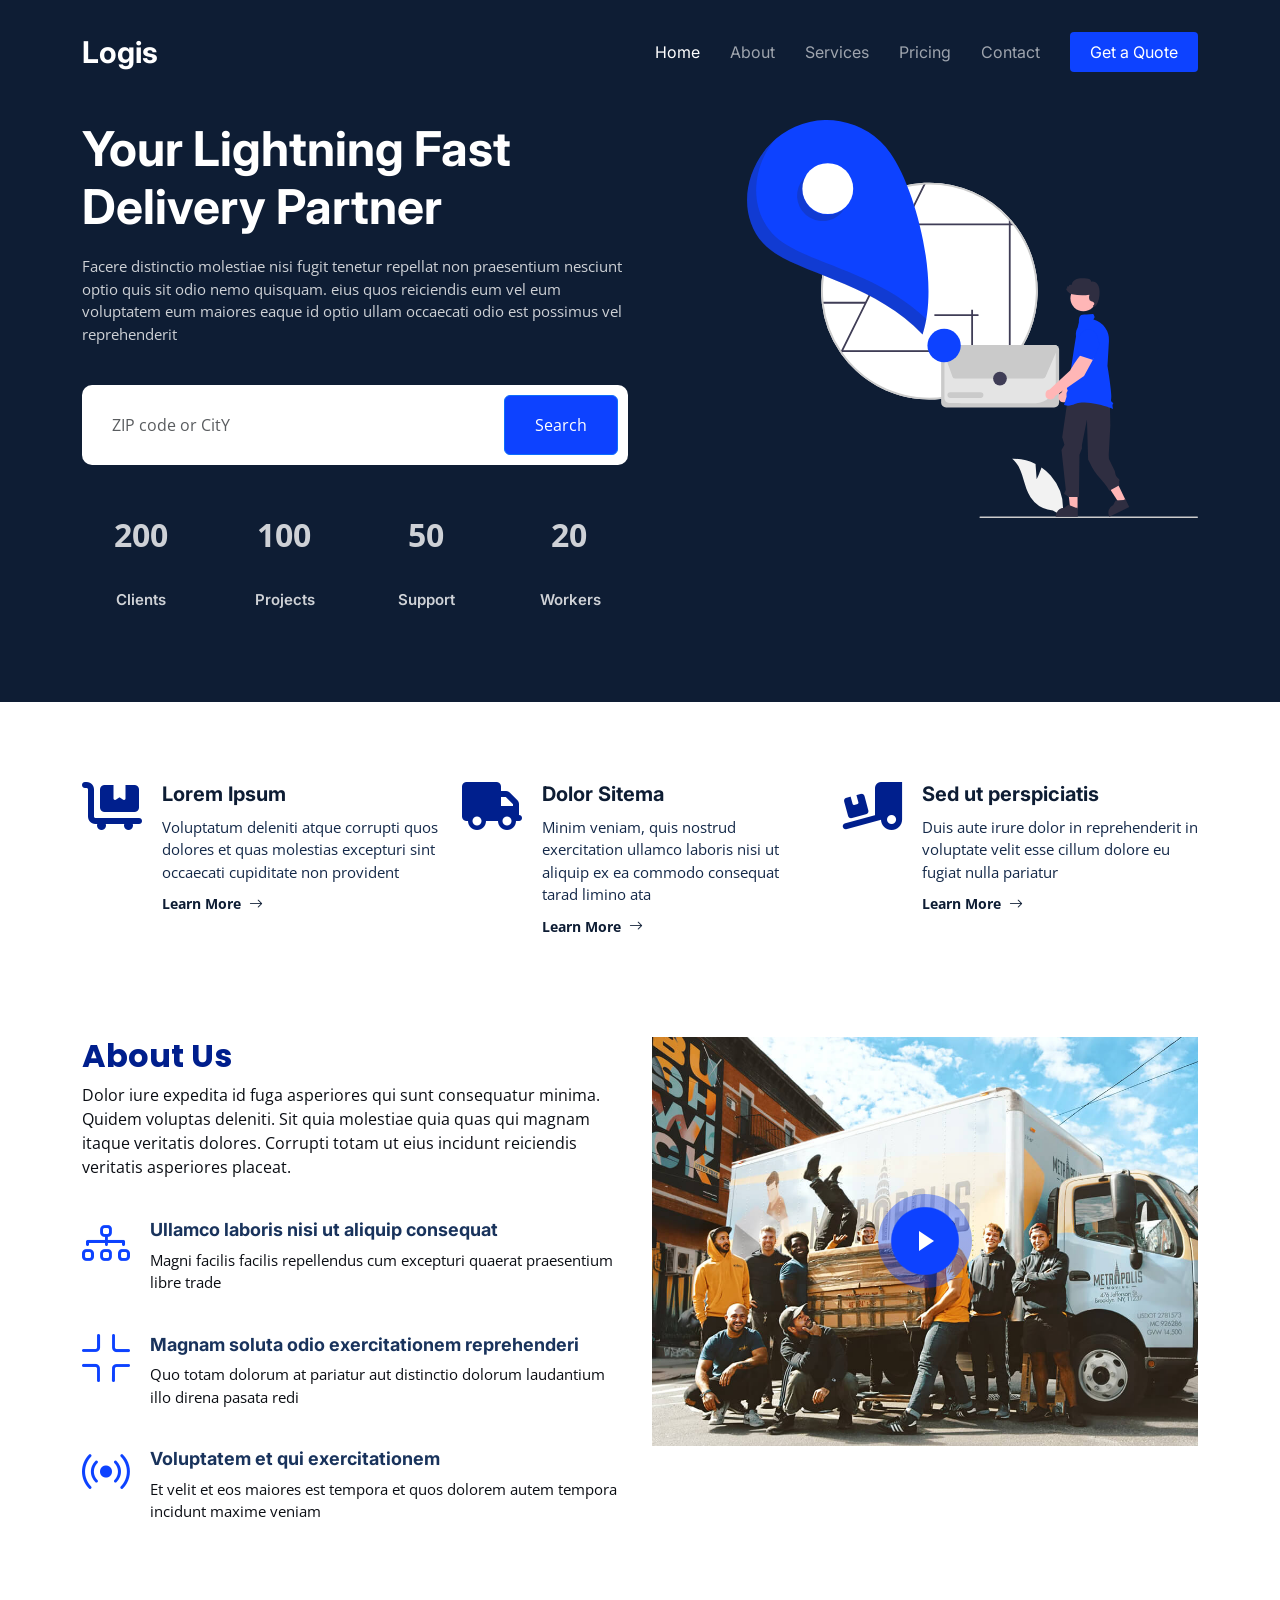
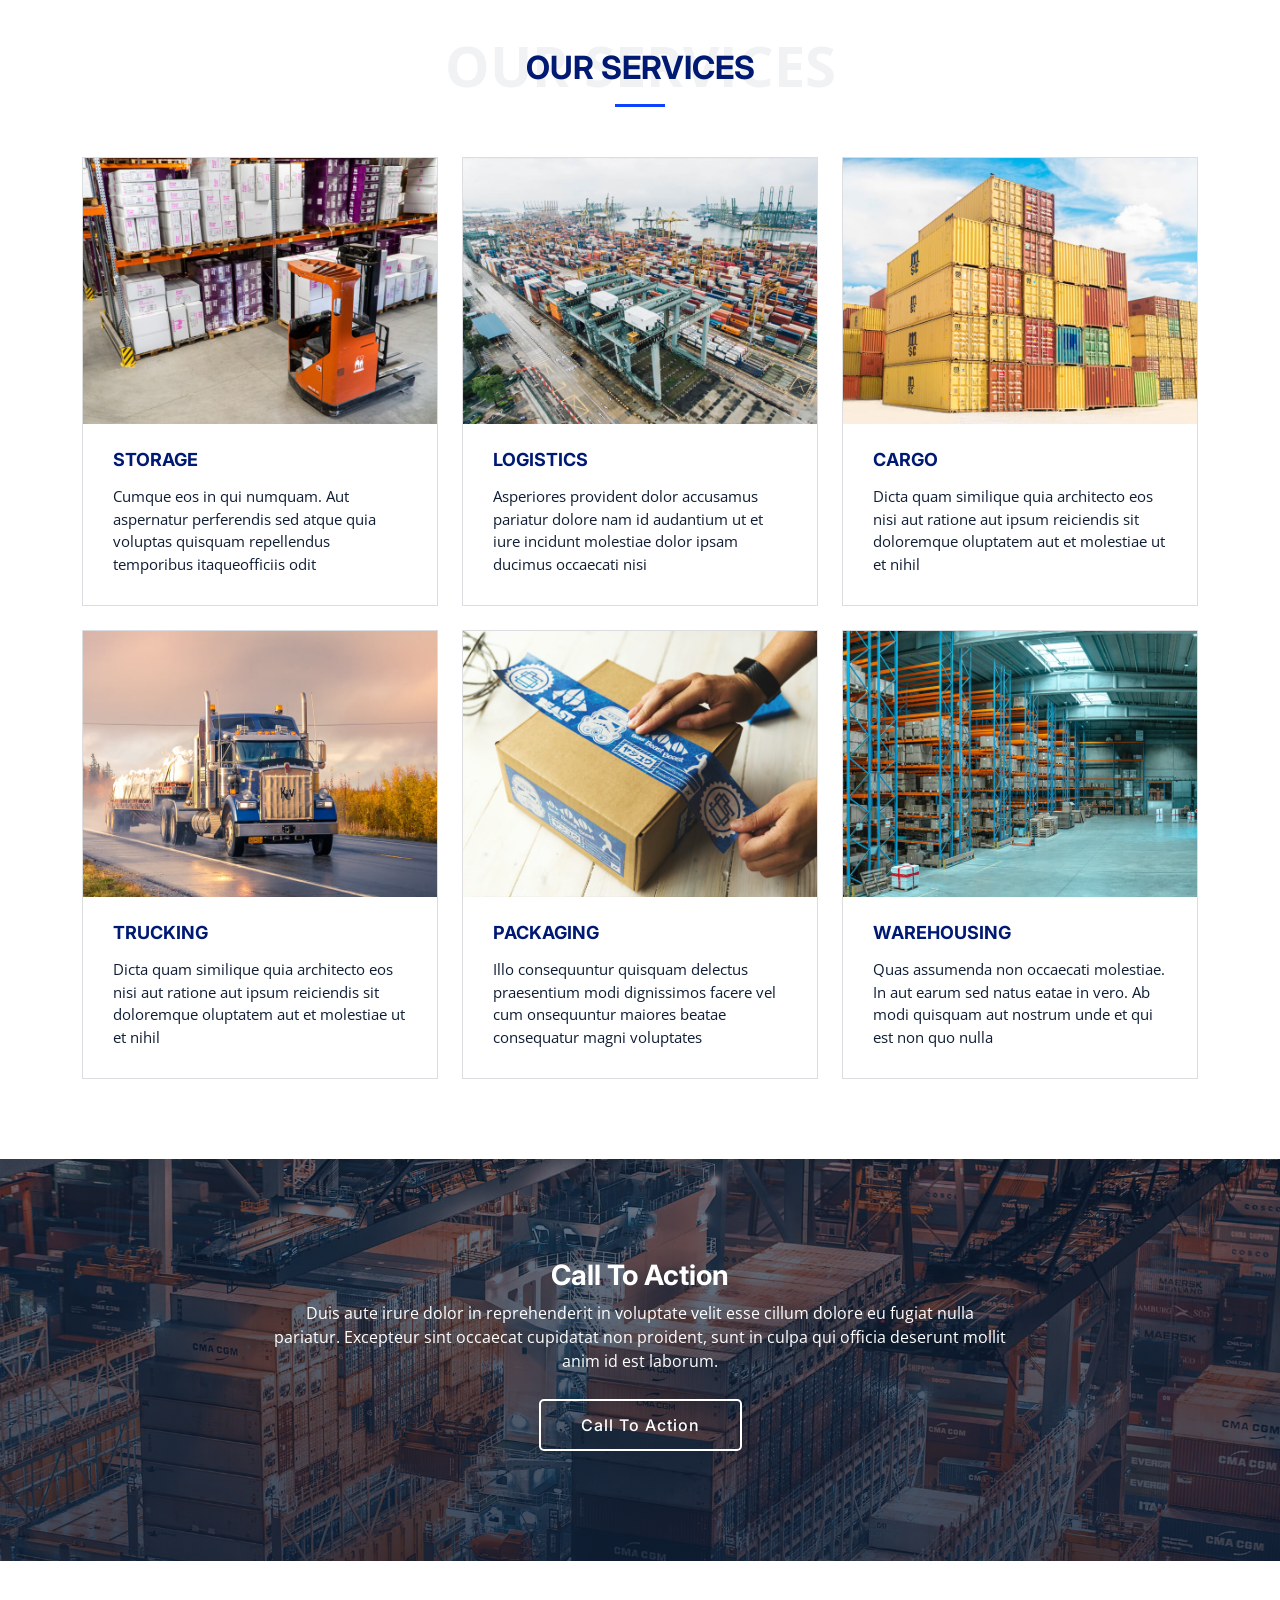
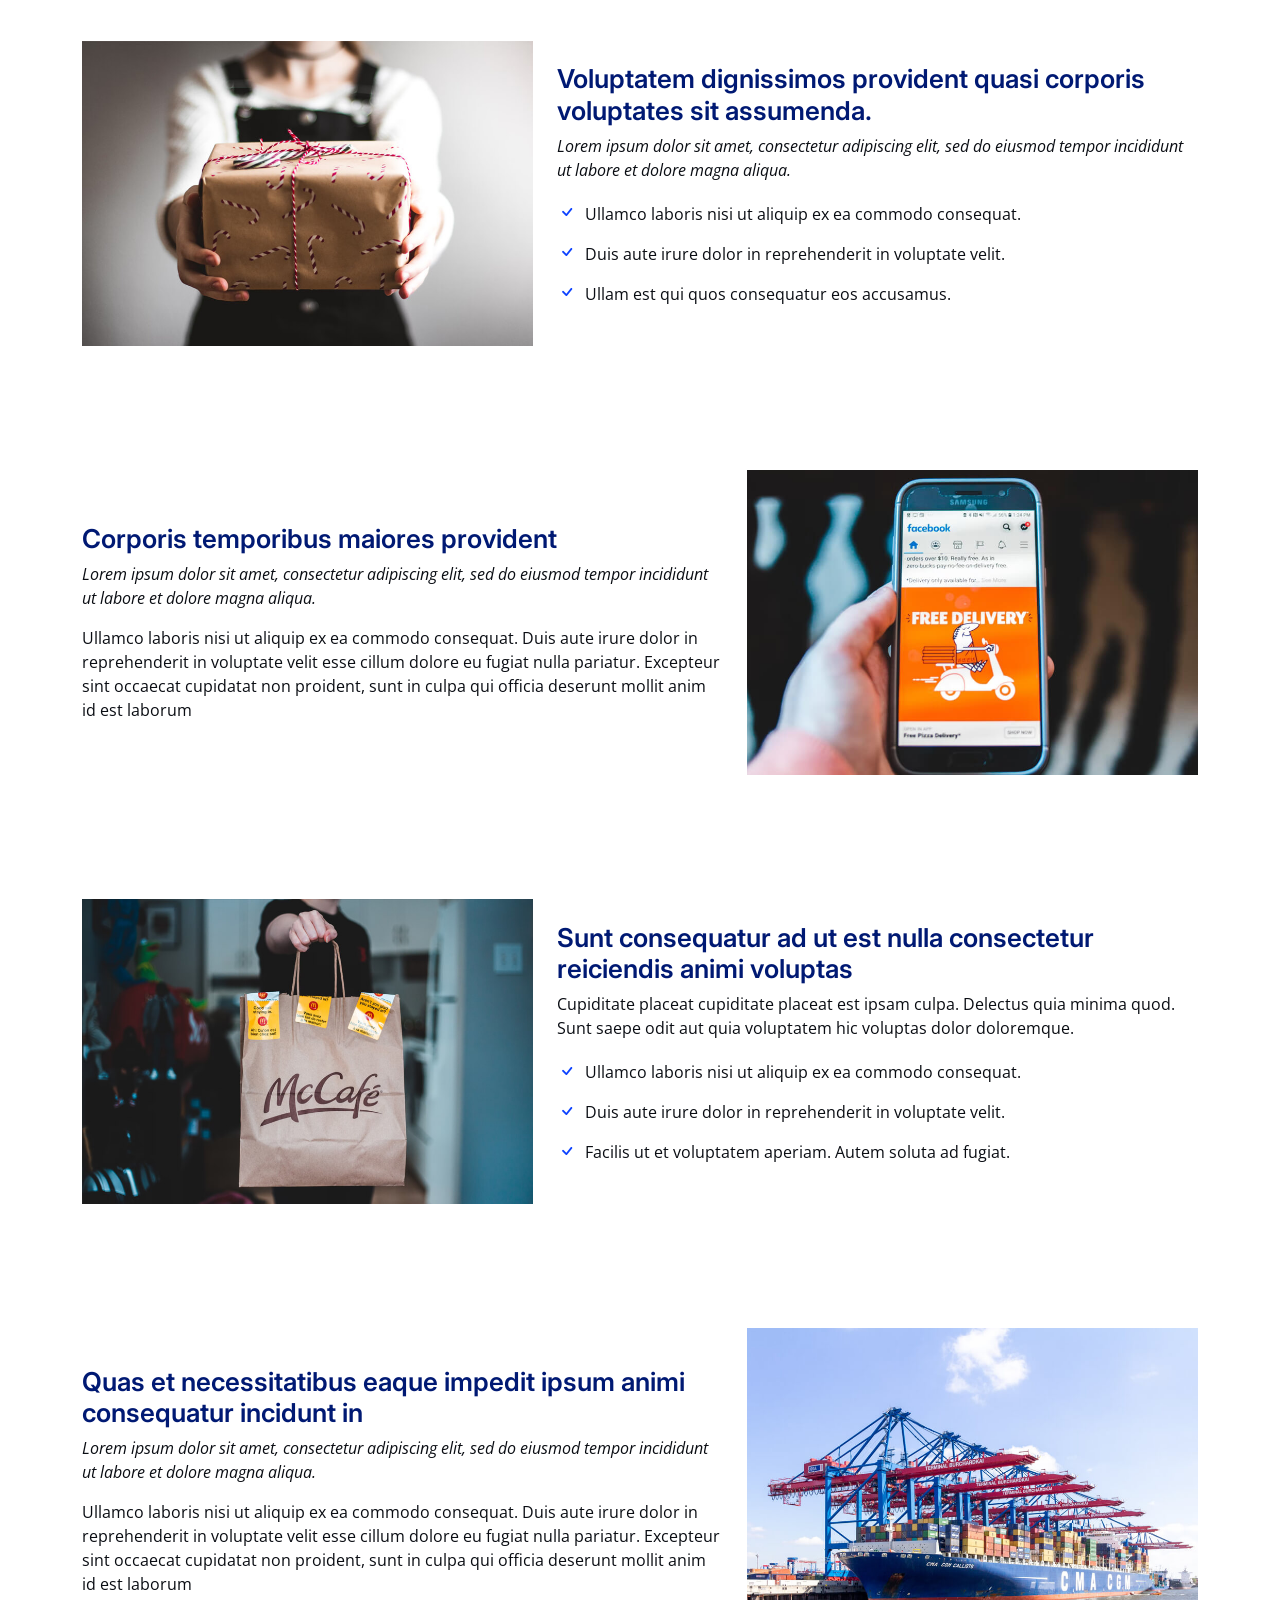
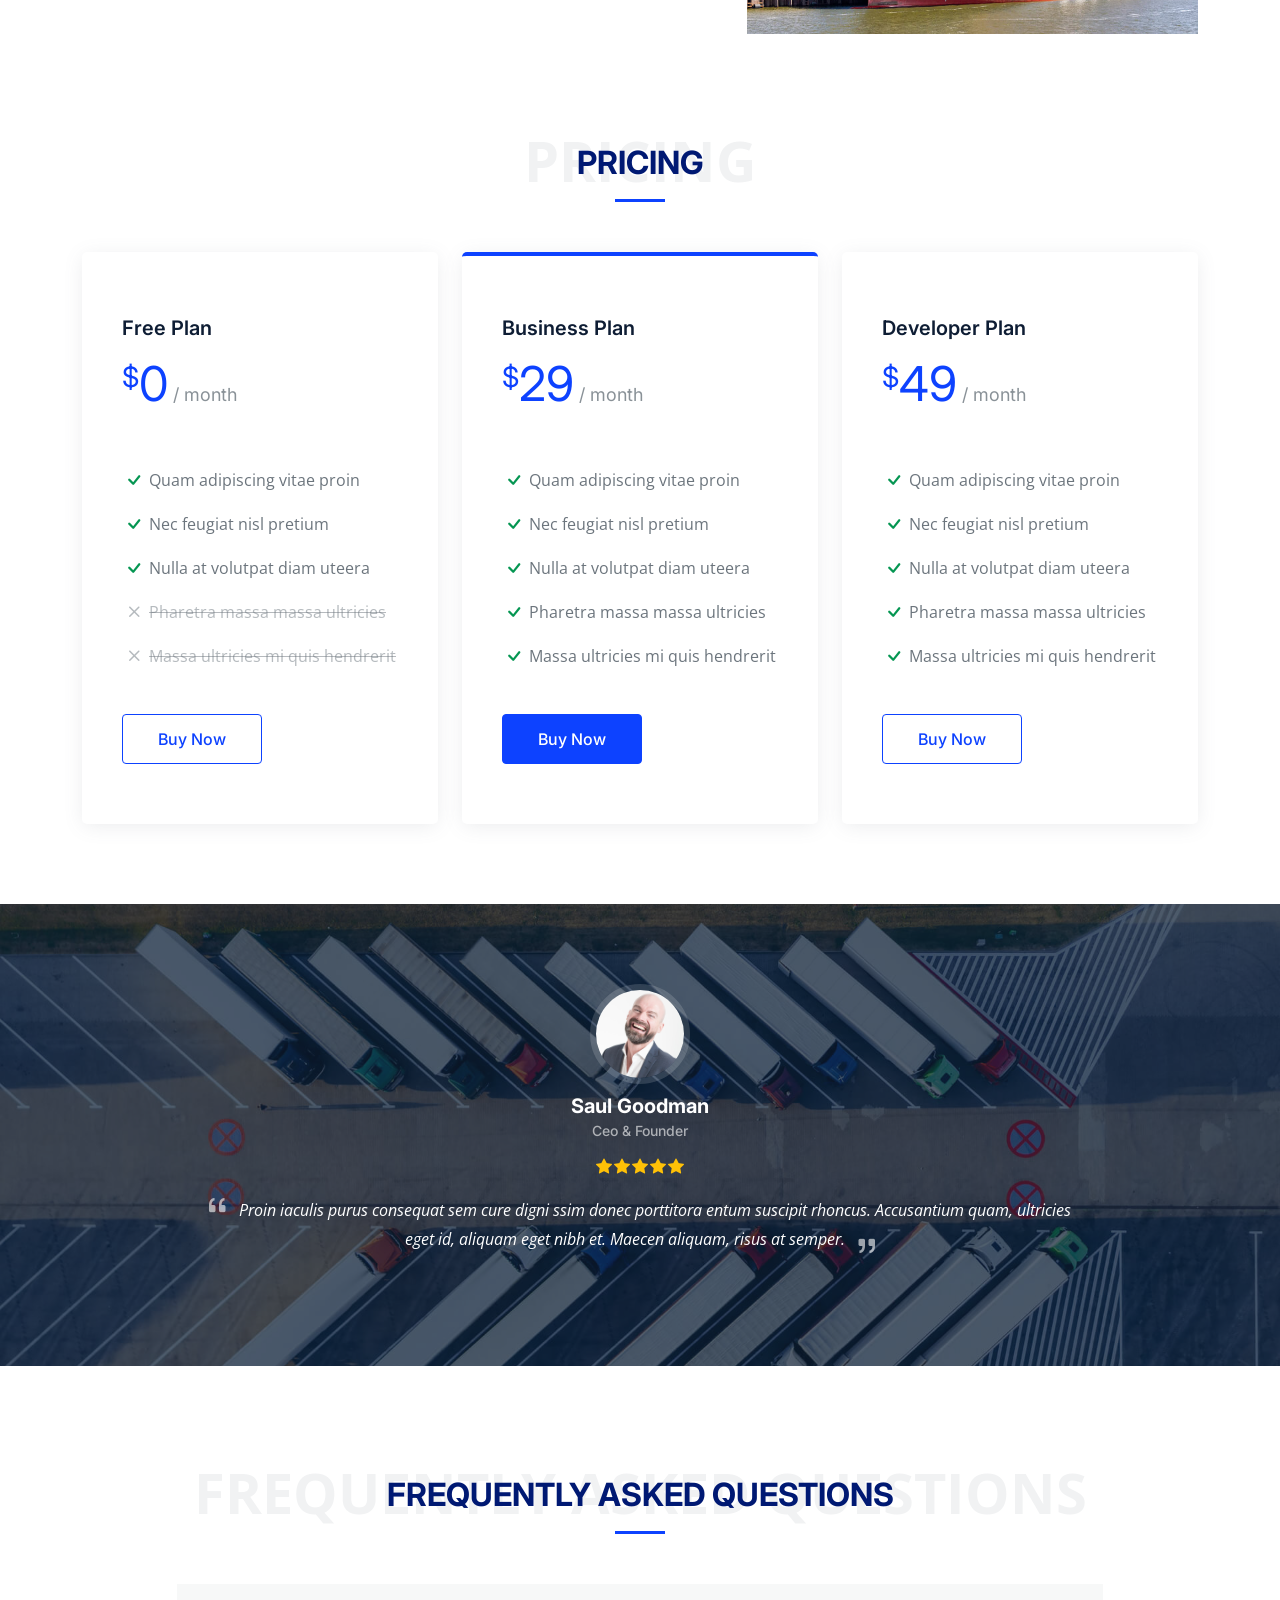
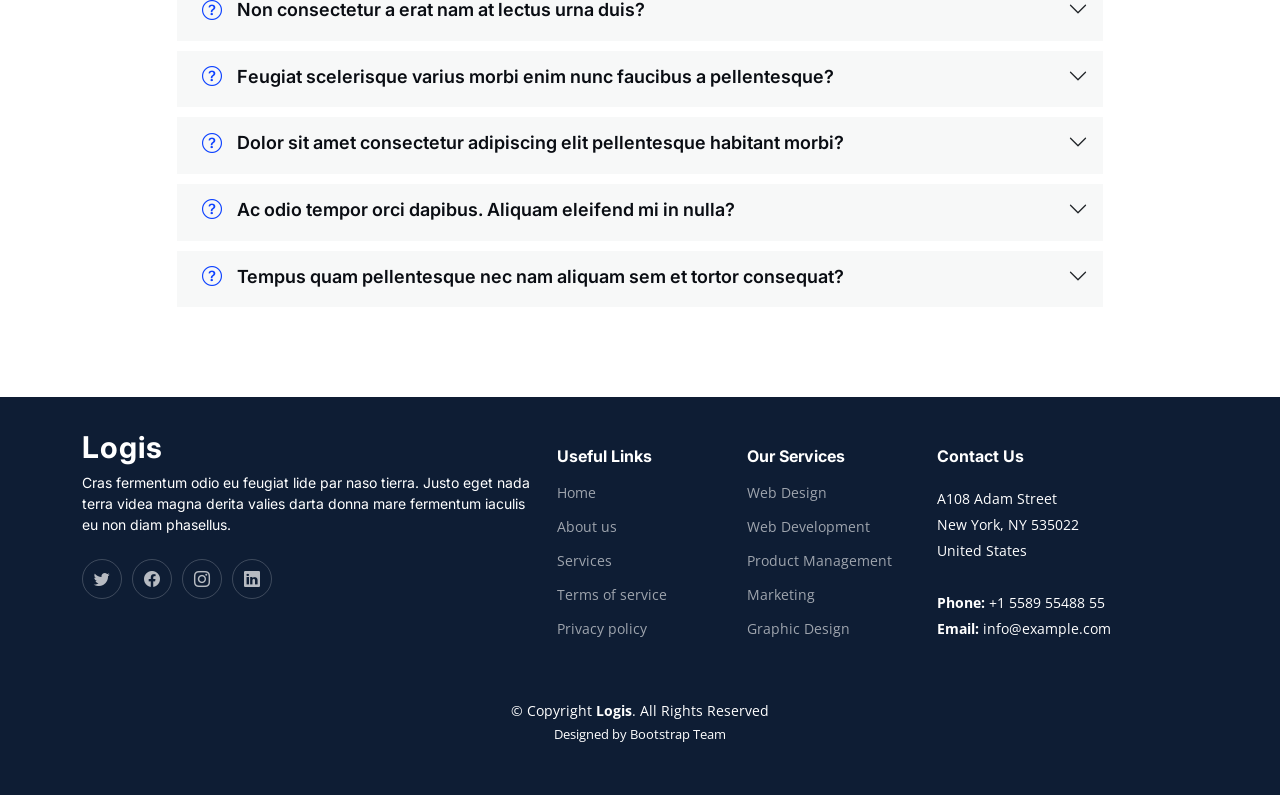
<file: index.html>
<!DOCTYPE html>
<html lang="en">

<head>
  <meta charset="utf-8">
  <meta content="width=device-width, initial-scale=1.0" name="viewport">

  <title>Logis</title>
  <meta content="" name="description">
  <meta content="" name="keywords">

  <!-- Favicons -->
  <link href="assets/img/favicon.png" rel="icon">
  <link href="assets/img/apple-touch-icon.png" rel="apple-touch-icon">

  <!-- Google Fonts -->
  <link rel="preconnect" href="https://fonts.googleapis.com">
  <link rel="preconnect" href="https://fonts.gstatic.com" crossorigin>
  <link href="https://fonts.googleapis.com/css2?family=Open+Sans:ital,wght@0,300;0,400;0,500;0,600;0,700;1,300;1,400;1,600;1,700&family=Poppins:ital,wght@0,300;0,400;0,500;0,600;0,700;1,300;1,400;1,500;1,600;1,700&family=Inter:ital,wght@0,300;0,400;0,500;0,600;0,700;1,300;1,400;1,500;1,600;1,700&display=swap" rel="stylesheet">

  <!-- Vendor CSS Files -->
  <link href="assets/vendor/bootstrap/css/bootstrap.min.css" rel="stylesheet">
  <link href="assets/vendor/bootstrap-icons/bootstrap-icons.css" rel="stylesheet">
  <link href="assets/vendor/fontawesome-free/css/all.min.css" rel="stylesheet">
  <link href="assets/vendor/glightbox/css/glightbox.min.css" rel="stylesheet">
  <link href="assets/vendor/swiper/swiper-bundle.min.css" rel="stylesheet">
  <link href="assets/vendor/aos/aos.css" rel="stylesheet">

  <!-- Template Main CSS File -->
  <link href="assets/css/main.css" rel="stylesheet">
</head>

<body>

  <!-- ======= Header ======= -->
  <header id="header" class="header d-flex align-items-center fixed-top">
    <div class="container-fluid container-xl d-flex align-items-center justify-content-between">

      <a href="index.html" class="logo d-flex align-items-center">
        <h1>Logis</h1>
      </a>

      <i class="mobile-nav-toggle mobile-nav-show bi bi-list"></i>
      <i class="mobile-nav-toggle mobile-nav-hide d-none bi bi-x"></i>
      <nav id="navbar" class="navbar">
        <ul>
          <li><a href="index.html" class="active">Home</a></li>
          <li><a href="#about">About</a></li>
          <li><a href="#service">Services</a></li>
          <li><a href="#pricing">Pricing</a></li>
          <li><a href="#contact">Contact</a></li>
          <li><a class="get-a-quote" href="#">Get a Quote</a></li>
        </ul>
      </nav><!-- .navbar -->

    </div>
  </header><!-- End Header -->
  <!-- End Header -->

  <!-- ======= Hero Section ======= -->
  <section id="hero" class="hero d-flex align-items-center">
    <div class="container">
      <div class="row gy-4 d-flex justify-content-between">
        <div class="col-lg-6 order-2 order-lg-1 d-flex flex-column justify-content-center">
          <h2 data-aosa="fade-up">Your Lightning Fast Delivery Partner</h2>
          <p data-aosa="fade-up" data-aosa-delay="100">Facere distinctio molestiae nisi fugit tenetur repellat non praesentium nesciunt optio quis sit odio nemo quisquam. eius quos reiciendis eum vel eum voluptatem eum maiores eaque id optio ullam occaecati odio est possimus vel reprehenderit</p>

          <form action="#" class="form-search d-flex align-items-stretch mb-3" data-aosa="fade-up" data-aosa-delay="200">
            <input type="text" class="form-control" placeholder="ZIP code or CitY">
            <button type="submit" class="btn btn-primary">Search</button>
          </form>

          <div class="row gy-4">

            <div class="col-lg-3 col-6">
              <div class="stats-item text-center w-100 h-100">
                <span class="purecounter">200</span>
                <p>Clients</p>
              </div>
            </div><!-- End Stats Item -->

            <div class="col-lg-3 col-6">
              <div class="stats-item text-center w-100 h-100">
                <span class="purecounter">100</span>
                <p>Projects</p>
              </div>
            </div><!-- End Stats Item -->

            <div class="col-lg-3 col-6">
              <div class="stats-item text-center w-100 h-100">
                <span  class="purecounter">50</span>
                <p>Support</p>
              </div>
            </div><!-- End Stats Item -->

            <div class="col-lg-3 col-6">
              <div class="stats-item text-center w-100 h-100">
                <span  class="purecounter">20</span>
                <p>Workers</p>
              </div>
            </div><!-- End Stats Item -->

          </div>
        </div>

        <div class="col-lg-5 order-1 order-lg-2 hero-img" data-aosa="zoom-out">
          <img src="assets/img/hero-img.svg" class="img-fluid mb-3 mb-lg-0" alt="">
        </div>

      </div>
    </div>
  </section><!-- End Hero Section -->

  <main id="main">

    <!-- ======= Featured Services Section ======= -->
    <section id="featured-services" class="featured-services">
      <div class="container">

        <div class="row gy-4">

          <div class="col-lg-4 col-md-6 service-item d-flex" data-aosa="fade-up">
            <div class="icon flex-shrink-0"><i class="fa-solid fa-cart-flatbed"></i></div>
            <div>
              <h4 class="title">Lorem Ipsum</h4>
              <p class="description">Voluptatum deleniti atque corrupti quos dolores et quas molestias excepturi sint occaecati cupiditate non provident</p>
              <a href="service-details.html" class="readmore stretched-link"><span>Learn More</span><i class="bi bi-arrow-right"></i></a>
            </div>
          </div>
          <!-- End Service Item -->

          <div class="col-lg-4 col-md-6 service-item d-flex" data-aosa="fade-up" data-aosa-delay="100">
            <div class="icon flex-shrink-0"><i class="fa-solid fa-truck"></i></div>
            <div>
              <h4 class="title">Dolor Sitema</h4>
              <p class="description">Minim veniam, quis nostrud exercitation ullamco laboris nisi ut aliquip ex ea commodo consequat tarad limino ata</p>
              <a href="service-details.html" class="readmore stretched-link"><span>Learn More</span><i class="bi bi-arrow-right"></i></a>
            </div>
          </div><!-- End Service Item -->

          <div class="col-lg-4 col-md-6 service-item d-flex" data-aosa="fade-up" data-aosa-delay="200">
            <div class="icon flex-shrink-0"><i class="fa-solid fa-truck-ramp-box"></i></div>
            <div>
              <h4 class="title">Sed ut perspiciatis</h4>
              <p class="description">Duis aute irure dolor in reprehenderit in voluptate velit esse cillum dolore eu fugiat nulla pariatur</p>
              <a href="service-details.html" class="readmore stretched-link"><span>Learn More</span><i class="bi bi-arrow-right"></i></a>
            </div>
          </div><!-- End Service Item -->

        </div>

      </div>
    </section><!-- End Featured Services Section -->

    <!-- ======= About Us Section ======= -->
    <section id="about" class="about pt-0">
      <div class="container" data-aosa="fade-up">

        <div class="row gy-4">
          <div class="col-lg-6 position-relative align-self-start order-lg-last order-first">
            <img src="assets/img/about.jpg" class="img-fluid" alt="">
            <a href="https://www.youtube.com/watch?v=LXb3EKWsInQ" class="glightbox play-btn"></a>
          </div>
          <div class="col-lg-6 content order-last  order-lg-first">
            <h3>About Us</h3>
            <p>
              Dolor iure expedita id fuga asperiores qui sunt consequatur minima. Quidem voluptas deleniti. Sit quia molestiae quia quas qui magnam itaque veritatis dolores. Corrupti totam ut eius incidunt reiciendis veritatis asperiores placeat.
            </p>
            <ul>
              <li data-aosa="fade-up" data-aosa-delay="100">
                <i class="bi bi-diagram-3"></i>
                <div>
                  <h5>Ullamco laboris nisi ut aliquip consequat</h5>
                  <p>Magni facilis facilis repellendus cum excepturi quaerat praesentium libre trade</p>
                </div>
              </li>
              <li data-aosa="fade-up" data-aosa-delay="200">
                <i class="bi bi-fullscreen-exit"></i>
                <div>
                  <h5>Magnam soluta odio exercitationem reprehenderi</h5>
                  <p>Quo totam dolorum at pariatur aut distinctio dolorum laudantium illo direna pasata redi</p>
                </div>
              </li>
              <li data-aosa="fade-up" data-aosa-delay="300">
                <i class="bi bi-broadcast"></i>
                <div>
                  <h5>Voluptatem et qui exercitationem</h5>
                  <p>Et velit et eos maiores est tempora et quos dolorem autem tempora incidunt maxime veniam</p>
                </div>
              </li>
            </ul>
          </div>
        </div>

      </div>
    </section><!-- End About Us Section -->

    <!-- ======= Services Section ======= -->
    <section id="service" class="services pt-0">
      <div class="container" data-aosa="fade-up">

        <div class="section-header">
          <span>Our Services</span>
          <h2>Our Services</h2>

        </div>

        <div class="row gy-4">

          <div class="col-lg-4 col-md-6" data-aosa="fade-up" data-aosa-delay="100">
            <div class="card">
              <div class="card-img">
                <img src="assets/img/storage-service.jpg" alt="" class="img-fluid">
              </div>
              <h3><a href="service-details.html" class="stretched-link">Storage</a></h3>
              <p>Cumque eos in qui numquam. Aut aspernatur perferendis sed atque quia voluptas quisquam repellendus temporibus itaqueofficiis odit</p>
            </div>
          </div><!-- End Card Item -->

          <div class="col-lg-4 col-md-6" data-aosa="fade-up" data-aosa-delay="200">
            <div class="card">
              <div class="card-img">
                <img src="assets/img/logistics-service.jpg" alt="" class="img-fluid">
              </div>
              <h3><a href="service-details.html" class="stretched-link">Logistics</a></h3>
              <p>Asperiores provident dolor accusamus pariatur dolore nam id audantium ut et iure incidunt molestiae dolor ipsam ducimus occaecati nisi</p>
            </div>
          </div><!-- End Card Item -->

          <div class="col-lg-4 col-md-6" data-aosa="fade-up" data-aosa-delay="300">
            <div class="card">
              <div class="card-img">
                <img src="assets/img/cargo-service.jpg" alt="" class="img-fluid">
              </div>
              <h3><a href="service-details.html" class="stretched-link">Cargo</a></h3>
              <p>Dicta quam similique quia architecto eos nisi aut ratione aut ipsum reiciendis sit doloremque oluptatem aut et molestiae ut et nihil</p>
            </div>
          </div><!-- End Card Item -->

          <div class="col-lg-4 col-md-6" data-aosa="fade-up" data-aosa-delay="400">
            <div class="card">
              <div class="card-img">
                <img src="assets/img/trucking-service.jpg" alt="" class="img-fluid">
              </div>
              <h3><a href="service-details.html" class="stretched-link">Trucking</a></h3>
              <p>Dicta quam similique quia architecto eos nisi aut ratione aut ipsum reiciendis sit doloremque oluptatem aut et molestiae ut et nihil</p>
            </div>
          </div><!-- End Card Item -->

          <div class="col-lg-4 col-md-6" data-aosa="fade-up" data-aosa-delay="500">
            <div class="card">
              <div class="card-img">
                <img src="assets/img/packaging-service.jpg" alt="" class="img-fluid">
              </div>
              <h3><a href="service-details.html" class="stretched-link">Packaging</a></h3>
              <p>Illo consequuntur quisquam delectus praesentium modi dignissimos facere vel cum onsequuntur maiores beatae consequatur magni voluptates</p>
            </div>
          </div><!-- End Card Item -->

          <div class="col-lg-4 col-md-6" data-aosa="fade-up" data-aosa-delay="600">
            <div class="card">
              <div class="card-img">
                <img src="assets/img/warehousing-service.jpg" alt="" class="img-fluid">
              </div>
              <h3><a href="service-details.html" class="stretched-link">Warehousing</a></h3>
              <p>Quas assumenda non occaecati molestiae. In aut earum sed natus eatae in vero. Ab modi quisquam aut nostrum unde et qui est non quo nulla</p>
            </div>
          </div><!-- End Card Item -->

        </div>

      </div>
    </section><!-- End Services Section -->

    <!-- ======= Call To Action Section ======= -->
    <section id="call-to-action" class="call-to-action">
      <div class="container" data-aosa="zoom-out">

        <div class="row justify-content-center">
          <div class="col-lg-8 text-center">
            <h3>Call To Action</h3>
            <p> Duis aute irure dolor in reprehenderit in voluptate velit esse cillum dolore eu fugiat nulla pariatur. Excepteur sint occaecat cupidatat non proident, sunt in culpa qui officia deserunt mollit anim id est laborum.</p>
            <a class="cta-btn" href="#">Call To Action</a>
          </div>
        </div>

      </div>
    </section><!-- End Call To Action Section -->

    <!-- ======= Features Section ======= -->
    <section id="features" class="features">
      <div class="container">

        <div class="row gy-4 align-items-center features-item" data-aosa="fade-up">

          <div class="col-md-5">
            <img src="assets/img/features-1.jpg" class="img-fluid" alt="">
          </div>
          <div class="col-md-7">
            <h3>Voluptatem dignissimos provident quasi corporis voluptates sit assumenda.</h3>
            <p class="fst-italic">
              Lorem ipsum dolor sit amet, consectetur adipiscing elit, sed do eiusmod tempor incididunt ut labore et dolore
              magna aliqua.
            </p>
            <ul>
              <li><i class="bi bi-check"></i> Ullamco laboris nisi ut aliquip ex ea commodo consequat.</li>
              <li><i class="bi bi-check"></i> Duis aute irure dolor in reprehenderit in voluptate velit.</li>
              <li><i class="bi bi-check"></i> Ullam est qui quos consequatur eos accusamus.</li>
            </ul>
          </div>
        </div><!-- Features Item -->

        <div class="row gy-4 align-items-center features-item" data-aosa="fade-up">
          <div class="col-md-5 order-1 order-md-2">
            <img src="assets/img/features-2.jpg" class="img-fluid" alt="">
          </div>
          <div class="col-md-7 order-2 order-md-1">
            <h3>Corporis temporibus maiores provident</h3>
            <p class="fst-italic">
              Lorem ipsum dolor sit amet, consectetur adipiscing elit, sed do eiusmod tempor incididunt ut labore et dolore
              magna aliqua.
            </p>
            <p>
              Ullamco laboris nisi ut aliquip ex ea commodo consequat. Duis aute irure dolor in reprehenderit in voluptate
              velit esse cillum dolore eu fugiat nulla pariatur. Excepteur sint occaecat cupidatat non proident, sunt in
              culpa qui officia deserunt mollit anim id est laborum
            </p>
          </div>
        </div><!-- Features Item -->

        <div class="row gy-4 align-items-center features-item" data-aosa="fade-up">
          <div class="col-md-5">
            <img src="assets/img/features-3.jpg" class="img-fluid" alt="">
          </div>
          <div class="col-md-7">
            <h3>Sunt consequatur ad ut est nulla consectetur reiciendis animi voluptas</h3>
            <p>Cupiditate placeat cupiditate placeat est ipsam culpa. Delectus quia minima quod. Sunt saepe odit aut quia voluptatem hic voluptas dolor doloremque.</p>
            <ul>
              <li><i class="bi bi-check"></i> Ullamco laboris nisi ut aliquip ex ea commodo consequat.</li>
              <li><i class="bi bi-check"></i> Duis aute irure dolor in reprehenderit in voluptate velit.</li>
              <li><i class="bi bi-check"></i> Facilis ut et voluptatem aperiam. Autem soluta ad fugiat.</li>
            </ul>
          </div>
        </div><!-- Features Item -->

        <div class="row gy-4 align-items-center features-item" data-aosa="fade-up">
          <div class="col-md-5 order-1 order-md-2">
            <img src="assets/img/features-4.jpg" class="img-fluid" alt="">
          </div>
          <div class="col-md-7 order-2 order-md-1">
            <h3>Quas et necessitatibus eaque impedit ipsum animi consequatur incidunt in</h3>
            <p class="fst-italic">
              Lorem ipsum dolor sit amet, consectetur adipiscing elit, sed do eiusmod tempor incididunt ut labore et dolore
              magna aliqua.
            </p>
            <p>
              Ullamco laboris nisi ut aliquip ex ea commodo consequat. Duis aute irure dolor in reprehenderit in voluptate
              velit esse cillum dolore eu fugiat nulla pariatur. Excepteur sint occaecat cupidatat non proident, sunt in
              culpa qui officia deserunt mollit anim id est laborum
            </p>
          </div>
        </div><!-- Features Item -->

      </div>
    </section><!-- End Features Section -->

    <!-- ======= Pricing Section ======= -->
    <section id="pricing" class="pricing pt-0">
      <div class="container" data-aosa="fade-up">

        <div class="section-header">
          <span>Pricing</span>
          <h2>Pricing</h2>

        </div>

        <div class="row gy-4">

          <div class="col-lg-4" data-aosa="fade-up" data-aosa-delay="100">
            <div class="pricing-item">
              <h3>Free Plan</h3>
              <h4><sup>$</sup>0<span> / month</span></h4>
              <ul>
                <li><i class="bi bi-check"></i> Quam adipiscing vitae proin</li>
                <li><i class="bi bi-check"></i> Nec feugiat nisl pretium</li>
                <li><i class="bi bi-check"></i> Nulla at volutpat diam uteera</li>
                <li class="na"><i class="bi bi-x"></i> <span>Pharetra massa massa ultricies</span></li>
                <li class="na"><i class="bi bi-x"></i> <span>Massa ultricies mi quis hendrerit</span></li>
              </ul>
              <a href="#" class="buy-btn">Buy Now</a>
            </div>
          </div><!-- End Pricing Item -->

          <div class="col-lg-4" data-aosa="fade-up" data-aosa-delay="200">
            <div class="pricing-item featured">
              <h3>Business Plan</h3>
              <h4><sup>$</sup>29<span> / month</span></h4>
              <ul>
                <li><i class="bi bi-check"></i> Quam adipiscing vitae proin</li>
                <li><i class="bi bi-check"></i> Nec feugiat nisl pretium</li>
                <li><i class="bi bi-check"></i> Nulla at volutpat diam uteera</li>
                <li><i class="bi bi-check"></i> Pharetra massa massa ultricies</li>
                <li><i class="bi bi-check"></i> Massa ultricies mi quis hendrerit</li>
              </ul>
              <a href="#" class="buy-btn">Buy Now</a>
            </div>
          </div><!-- End Pricing Item -->

          <div class="col-lg-4" data-aosa="fade-up" data-aosa-delay="300">
            <div class="pricing-item">
              <h3>Developer Plan</h3>
              <h4><sup>$</sup>49<span> / month</span></h4>
              <ul>
                <li><i class="bi bi-check"></i> Quam adipiscing vitae proin</li>
                <li><i class="bi bi-check"></i> Nec feugiat nisl pretium</li>
                <li><i class="bi bi-check"></i> Nulla at volutpat diam uteera</li>
                <li><i class="bi bi-check"></i> Pharetra massa massa ultricies</li>
                <li><i class="bi bi-check"></i> Massa ultricies mi quis hendrerit</li>
              </ul>
              <a href="#" class="buy-btn">Buy Now</a>
            </div>
          </div><!-- End Pricing Item -->

        </div>

      </div>
    </section><!-- End Pricing Section -->

    <!-- ======= Testimonials Section ======= -->
    <section id="testimonials" class="testimonials">
      <div class="container">

        <div class="slides-1 swiper" data-aosa="fade-up">
          <div class="swiper-wrapper">

            <div class="swiper-slide">
              <div class="testimonial-item">
                <img src="assets/img/testimonials/testimonials-1.jpg" class="testimonial-img" alt="">
                <h3>Saul Goodman</h3>
                <h4>Ceo &amp; Founder</h4>
                <div class="stars">
                  <i class="bi bi-star-fill"></i><i class="bi bi-star-fill"></i><i class="bi bi-star-fill"></i><i class="bi bi-star-fill"></i><i class="bi bi-star-fill"></i>
                </div>
                <p>
                  <i class="bi bi-quote quote-icon-left"></i>
                  Proin iaculis purus consequat sem cure digni ssim donec porttitora entum suscipit rhoncus. Accusantium quam, ultricies eget id, aliquam eget nibh et. Maecen aliquam, risus at semper.
                  <i class="bi bi-quote quote-icon-right"></i>
                </p>
              </div>
            </div><!-- End testimonial item -->

            <div class="swiper-slide">
              <div class="testimonial-item">
                <img src="assets/img/testimonials/testimonials-2.jpg" class="testimonial-img" alt="">
                <h3>Sara Wilsson</h3>
                <h4>Designer</h4>
                <div class="stars">
                  <i class="bi bi-star-fill"></i><i class="bi bi-star-fill"></i><i class="bi bi-star-fill"></i><i class="bi bi-star-fill"></i><i class="bi bi-star-fill"></i>
                </div>
                <p>
                  <i class="bi bi-quote quote-icon-left"></i>
                  Export tempor illum tamen malis malis eram quae irure esse labore quem cillum quid cillum eram malis quorum velit fore eram velit sunt aliqua noster fugiat irure amet legam anim culpa.
                  <i class="bi bi-quote quote-icon-right"></i>
                </p>
              </div>
            </div><!-- End testimonial item -->

            <div class="swiper-slide">
              <div class="testimonial-item">
                <img src="assets/img/testimonials/testimonials-3.jpg" class="testimonial-img" alt="">
                <h3>Jena Karlis</h3>
                <h4>Store Owner</h4>
                <div class="stars">
                  <i class="bi bi-star-fill"></i><i class="bi bi-star-fill"></i><i class="bi bi-star-fill"></i><i class="bi bi-star-fill"></i><i class="bi bi-star-fill"></i>
                </div>
                <p>
                  <i class="bi bi-quote quote-icon-left"></i>
                  Enim nisi quem export duis labore cillum quae magna enim sint quorum nulla quem veniam duis minim tempor labore quem eram duis noster aute amet eram fore quis sint minim.
                  <i class="bi bi-quote quote-icon-right"></i>
                </p>
              </div>
            </div><!-- End testimonial item -->

            <div class="swiper-slide">
              <div class="testimonial-item">
                <img src="assets/img/testimonials/testimonials-4.jpg" class="testimonial-img" alt="">
                <h3>Matt Brandon</h3>
                <h4>Freelancer</h4>
                <div class="stars">
                  <i class="bi bi-star-fill"></i><i class="bi bi-star-fill"></i><i class="bi bi-star-fill"></i><i class="bi bi-star-fill"></i><i class="bi bi-star-fill"></i>
                </div>
                <p>
                  <i class="bi bi-quote quote-icon-left"></i>
                  Fugiat enim eram quae cillum dolore dolor amet nulla culpa multos export minim fugiat minim velit minim dolor enim duis veniam ipsum anim magna sunt elit fore quem dolore labore illum veniam.
                  <i class="bi bi-quote quote-icon-right"></i>
                </p>
              </div>
            </div><!-- End testimonial item -->

            <div class="swiper-slide">
              <div class="testimonial-item">
                <img src="assets/img/testimonials/testimonials-5.jpg" class="testimonial-img" alt="">
                <h3>John Larson</h3>
                <h4>Entrepreneur</h4>
                <div class="stars">
                  <i class="bi bi-star-fill"></i><i class="bi bi-star-fill"></i><i class="bi bi-star-fill"></i><i class="bi bi-star-fill"></i><i class="bi bi-star-fill"></i>
                </div>
                <p>
                  <i class="bi bi-quote quote-icon-left"></i>
                  Quis quorum aliqua sint quem legam fore sunt eram irure aliqua veniam tempor noster veniam enim culpa labore duis sunt culpa nulla illum cillum fugiat legam esse veniam culpa fore nisi cillum quid.
                  <i class="bi bi-quote quote-icon-right"></i>
                </p>
              </div>
            </div><!-- End testimonial item -->

          </div>
          <div class="swiper-pagination"></div>
        </div>

      </div>
    </section><!-- End Testimonials Section -->

    <!-- ======= Frequently Asked Questions Section ======= -->
    <section id="faq" class="faq">
      <div class="container" data-aosa="fade-up">

        <div class="section-header">
          <span>Frequently Asked Questions</span>
          <h2>Frequently Asked Questions</h2>

        </div>

        <div class="row justify-content-center" data-aosa="fade-up" data-aosa-delay="200">
          <div class="col-lg-10">

            <div class="accordion accordion-flush" id="faqlist">

              <div class="accordion-item">
                <h3 class="accordion-header">
                  <button class="accordion-button collapsed" type="button" data-bs-toggle="collapse" data-bs-target="#faq-content-1">
                    <i class="bi bi-question-circle question-icon"></i>
                    Non consectetur a erat nam at lectus urna duis?
                  </button>
                </h3>
                <div id="faq-content-1" class="accordion-collapse collapse" data-bs-parent="#faqlist">
                  <div class="accordion-body">
                    Feugiat pretium nibh ipsum consequat. Tempus iaculis urna id volutpat lacus laoreet non curabitur gravida. Venenatis lectus magna fringilla urna porttitor rhoncus dolor purus non.
                  </div>
                </div>
              </div><!-- # Faq item-->

              <div class="accordion-item">
                <h3 class="accordion-header">
                  <button class="accordion-button collapsed" type="button" data-bs-toggle="collapse" data-bs-target="#faq-content-2">
                    <i class="bi bi-question-circle question-icon"></i>
                    Feugiat scelerisque varius morbi enim nunc faucibus a pellentesque?
                  </button>
                </h3>
                <div id="faq-content-2" class="accordion-collapse collapse" data-bs-parent="#faqlist">
                  <div class="accordion-body">
                    Dolor sit amet consectetur adipiscing elit pellentesque habitant morbi. Id interdum velit laoreet id donec ultrices. Fringilla phasellus faucibus scelerisque eleifend donec pretium. Est pellentesque elit ullamcorper dignissim. Mauris ultrices eros in cursus turpis massa tincidunt dui.
                  </div>
                </div>
              </div><!-- # Faq item-->

              <div class="accordion-item">
                <h3 class="accordion-header">
                  <button class="accordion-button collapsed" type="button" data-bs-toggle="collapse" data-bs-target="#faq-content-3">
                    <i class="bi bi-question-circle question-icon"></i>
                    Dolor sit amet consectetur adipiscing elit pellentesque habitant morbi?
                  </button>
                </h3>
                <div id="faq-content-3" class="accordion-collapse collapse" data-bs-parent="#faqlist">
                  <div class="accordion-body">
                    Eleifend mi in nulla posuere sollicitudin aliquam ultrices sagittis orci. Faucibus pulvinar elementum integer enim. Sem nulla pharetra diam sit amet nisl suscipit. Rutrum tellus pellentesque eu tincidunt. Lectus urna duis convallis convallis tellus. Urna molestie at elementum eu facilisis sed odio morbi quis
                  </div>
                </div>
              </div><!-- # Faq item-->

              <div class="accordion-item">
                <h3 class="accordion-header">
                  <button class="accordion-button collapsed" type="button" data-bs-toggle="collapse" data-bs-target="#faq-content-4">
                    <i class="bi bi-question-circle question-icon"></i>
                    Ac odio tempor orci dapibus. Aliquam eleifend mi in nulla?
                  </button>
                </h3>
                <div id="faq-content-4" class="accordion-collapse collapse" data-bs-parent="#faqlist">
                  <div class="accordion-body">
                    <i class="bi bi-question-circle question-icon"></i>
                    Dolor sit amet consectetur adipiscing elit pellentesque habitant morbi. Id interdum velit laoreet id donec ultrices. Fringilla phasellus faucibus scelerisque eleifend donec pretium. Est pellentesque elit ullamcorper dignissim. Mauris ultrices eros in cursus turpis massa tincidunt dui.
                  </div>
                </div>
              </div><!-- # Faq item-->

              <div class="accordion-item">
                <h3 class="accordion-header">
                  <button class="accordion-button collapsed" type="button" data-bs-toggle="collapse" data-bs-target="#faq-content-5">
                    <i class="bi bi-question-circle question-icon"></i>
                    Tempus quam pellentesque nec nam aliquam sem et tortor consequat?
                  </button>
                </h3>
                <div id="faq-content-5" class="accordion-collapse collapse" data-bs-parent="#faqlist">
                  <div class="accordion-body">
                    Molestie a iaculis at erat pellentesque adipiscing commodo. Dignissim suspendisse in est ante in. Nunc vel risus commodo viverra maecenas accumsan. Sit amet nisl suscipit adipiscing bibendum est. Purus gravida quis blandit turpis cursus in
                  </div>
                </div>
              </div><!-- # Faq item-->

            </div>

          </div>
        </div>

      </div>
    </section><!-- End Frequently Asked Questions Section -->

  </main><!-- End #main -->

  <!-- ======= Footer ======= -->
  <footer id="footer" class="footer">

    <div class="container">
      <div class="row gy-4">
        <div class="col-lg-5 col-md-12 footer-info">
          <a href="index.html" class="logo d-flex align-items-center">
            <span>Logis</span>
          </a>
          <p>Cras fermentum odio eu feugiat lide par naso tierra. Justo eget nada terra videa magna derita valies darta donna mare fermentum iaculis eu non diam phasellus.</p>
          <div class="social-links d-flex mt-4">
            <a href="#" class="twitter"><i class="bi bi-twitter"></i></a>
            <a href="#" class="facebook"><i class="bi bi-facebook"></i></a>
            <a href="#" class="instagram"><i class="bi bi-instagram"></i></a>
            <a href="#" class="linkedin"><i class="bi bi-linkedin"></i></a>
          </div>
        </div>

        <div class="col-lg-2 col-6 footer-links">
          <h4>Useful Links</h4>
          <ul>
            <li><a href="#">Home</a></li>
            <li><a href="#">About us</a></li>
            <li><a href="#">Services</a></li>
            <li><a href="#">Terms of service</a></li>
            <li><a href="#">Privacy policy</a></li>
          </ul>
        </div>

        <div class="col-lg-2 col-6 footer-links">
          <h4>Our Services</h4>
          <ul>
            <li><a href="#">Web Design</a></li>
            <li><a href="#">Web Development</a></li>
            <li><a href="#">Product Management</a></li>
            <li><a href="#">Marketing</a></li>
            <li><a href="#">Graphic Design</a></li>
          </ul>
        </div>

        <div class="col-lg-3 col-md-12 footer-contact text-center text-md-start" id="contact">
          <h4>Contact Us</h4>
          <p>
            A108 Adam Street <br>
            New York, NY 535022<br>
            United States <br><br>
            <strong>Phone:</strong> +1 5589 55488 55<br>
            <strong>Email:</strong> info@example.com<br>
          </p>

        </div>

      </div>
    </div>

    <div class="container mt-4">
      <div class="copyright">
        &copy; Copyright <strong><span>Logis</span></strong>. All Rights Reserved
      </div>
      <div class="credits">
        Designed by <a href="#">Bootstrap Team</a>
      </div>
    </div>

  </footer><!-- End Footer -->
  <!-- End Footer -->

  <a href="#" class="scroll-top d-flex align-items-center justify-content-center"><i class="bi bi-arrow-up-short"></i></a>

   

  <!-- Vendor JS Files -->
  <script src="assets/vendor/bootstrap/js/bootstrap.bundle.min.js"></script>
  <!-- <script src="assets/vendor/purecounter/purecounter_vanilla.js"></script> -->
  <script src="assets/vendor/glightbox/js/glightbox.min.js"></script>
  <script src="assets/vendor/swiper/swiper-bundle.min.js"></script>
  <script src="assets/vendor/aos/aos.js"></script>
  <script src="assets/vendor/php-email-form/validate.js"></script>

  <!-- Template Main JS File -->
  <script src="assets/js/main.js"></script>

</body>

</html>
</file>
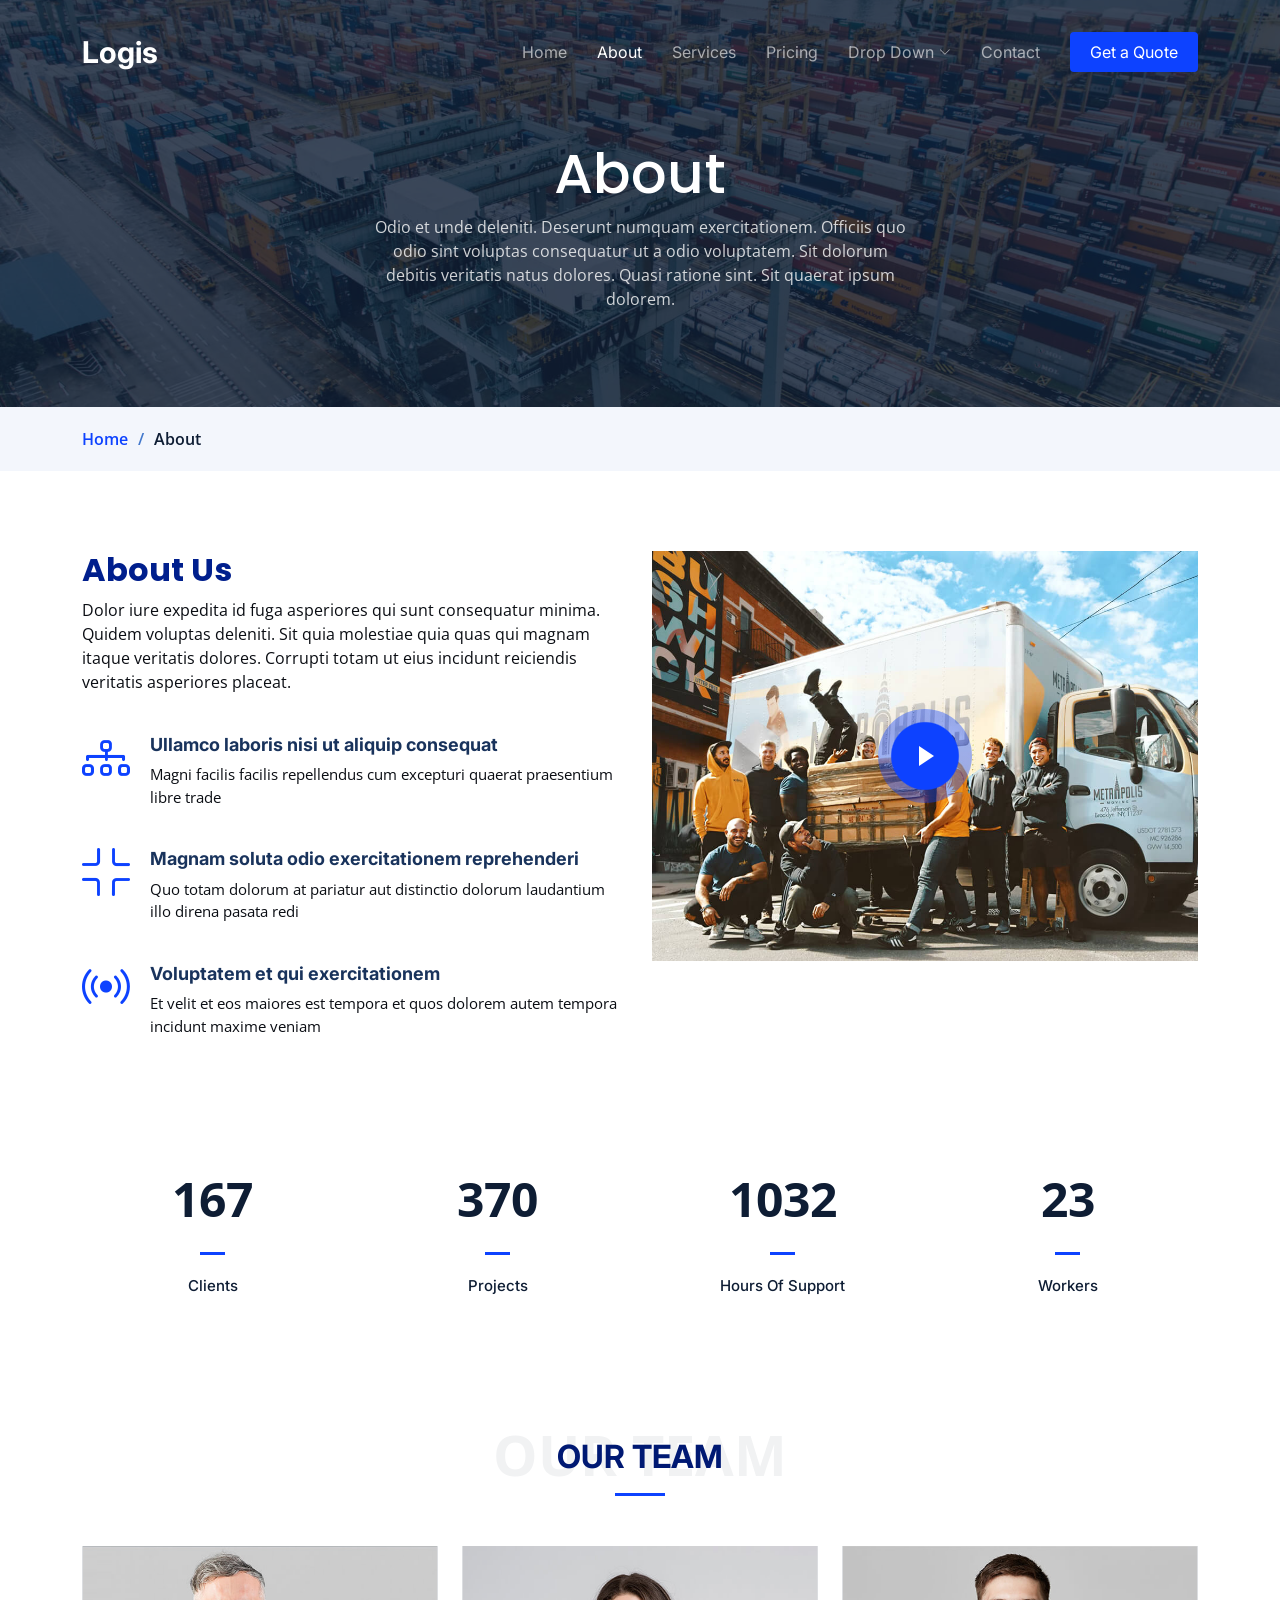
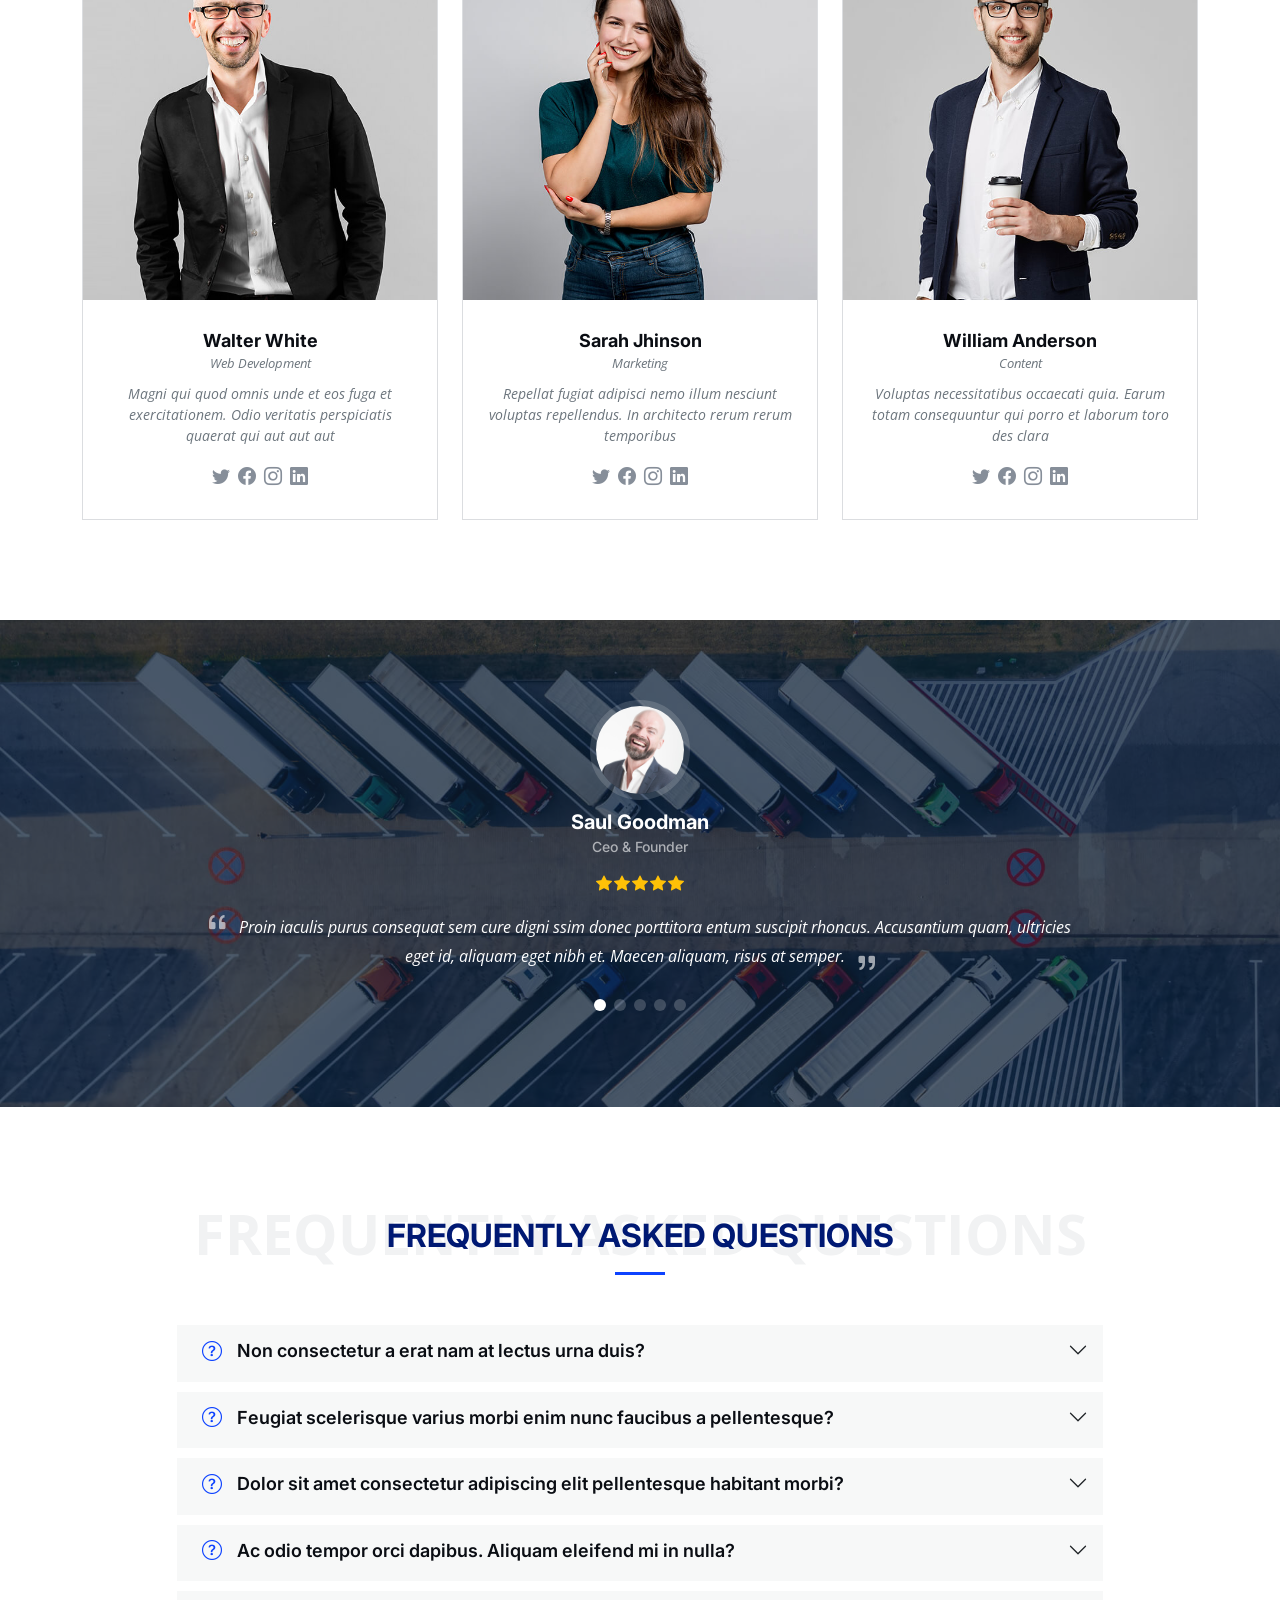
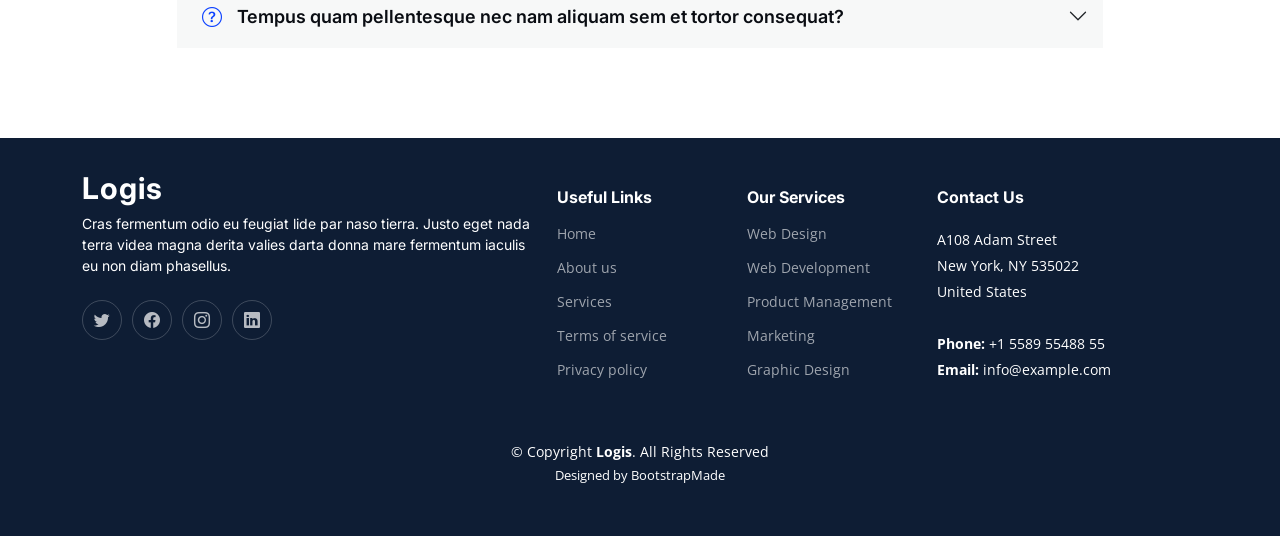
<file: about.html>
<!DOCTYPE html>
<html lang="en">

<head>
  <meta charset="utf-8">
  <meta content="width=device-width, initial-scale=1.0" name="viewport">

  <title>Logis Bootstrap Template - About</title>
  <meta content="" name="description">
  <meta content="" name="keywords">

  <!-- Favicons -->
  <link href="assets/img/favicon.png" rel="icon">
  <link href="assets/img/apple-touch-icon.png" rel="apple-touch-icon">

  <!-- Google Fonts -->
  <link rel="preconnect" href="https://fonts.googleapis.com">
  <link rel="preconnect" href="https://fonts.gstatic.com" crossorigin>
  <link href="https://fonts.googleapis.com/css2?family=Open+Sans:ital,wght@0,300;0,400;0,500;0,600;0,700;1,300;1,400;1,600;1,700&family=Poppins:ital,wght@0,300;0,400;0,500;0,600;0,700;1,300;1,400;1,500;1,600;1,700&family=Inter:ital,wght@0,300;0,400;0,500;0,600;0,700;1,300;1,400;1,500;1,600;1,700&display=swap" rel="stylesheet">

  <!-- Vendor CSS Files -->
  <link href="assets/vendor/bootstrap/css/bootstrap.min.css" rel="stylesheet">
  <link href="assets/vendor/bootstrap-icons/bootstrap-icons.css" rel="stylesheet">
  <link href="assets/vendor/fontawesome-free/css/all.min.css" rel="stylesheet">
  <link href="assets/vendor/glightbox/css/glightbox.min.css" rel="stylesheet">
  <link href="assets/vendor/swiper/swiper-bundle.min.css" rel="stylesheet">
  <link href="assets/vendor/aos/aos.css" rel="stylesheet">

  <!-- Template Main CSS File -->
  <link href="assets/css/main.css" rel="stylesheet">

  <!-- =======================================================
  * Template Name: Logis
  * Updated: Jan 29 2024 with Bootstrap v5.3.2
  * Template URL: https://bootstrapmade.com/logis-bootstrap-logistics-website-template/
  * Author: BootstrapMade.com
  * License: https://bootstrapmade.com/license/
  ======================================================== -->
</head>

<body>

  <!-- ======= Header ======= -->
  <header id="header" class="header d-flex align-items-center fixed-top">
    <div class="container-fluid container-xl d-flex align-items-center justify-content-between">

      <a href="index.html" class="logo d-flex align-items-center">
        <!-- Uncomment the line below if you also wish to use an image logo -->
        <!-- <img src="assets/img/logo.png" alt=""> -->
        <h1>Logis</h1>
      </a>

      <i class="mobile-nav-toggle mobile-nav-show bi bi-list"></i>
      <i class="mobile-nav-toggle mobile-nav-hide d-none bi bi-x"></i>
      <nav id="navbar" class="navbar">
        <ul>
          <li><a href="index.html">Home</a></li>
          <li><a href="about.html" class="active">About</a></li>
          <li><a href="services.html">Services</a></li>
          <li><a href="pricing.html">Pricing</a></li>
          <li class="dropdown"><a href="#"><span>Drop Down</span> <i class="bi bi-chevron-down dropdown-indicator"></i></a>
            <ul>
              <li><a href="#">Drop Down 1</a></li>
              <li class="dropdown"><a href="#"><span>Deep Drop Down</span> <i class="bi bi-chevron-down dropdown-indicator"></i></a>
                <ul>
                  <li><a href="#">Deep Drop Down 1</a></li>
                  <li><a href="#">Deep Drop Down 2</a></li>
                  <li><a href="#">Deep Drop Down 3</a></li>
                  <li><a href="#">Deep Drop Down 4</a></li>
                  <li><a href="#">Deep Drop Down 5</a></li>
                </ul>
              </li>
              <li><a href="#">Drop Down 2</a></li>
              <li><a href="#">Drop Down 3</a></li>
              <li><a href="#">Drop Down 4</a></li>
            </ul>
          </li>
          <li><a href="contact.html">Contact</a></li>
          <li><a class="get-a-quote" href="get-a-quote.html">Get a Quote</a></li>
        </ul>
      </nav><!-- .navbar -->

    </div>
  </header><!-- End Header -->
  <!-- End Header -->

  <main id="main">

    <!-- ======= Breadcrumbs ======= -->
    <div class="breadcrumbs">
      <div class="page-header d-flex align-items-center" style="background-image: url('assets/img/page-header.jpg');">
        <div class="container position-relative">
          <div class="row d-flex justify-content-center">
            <div class="col-lg-6 text-center">
              <h2>About</h2>
              <p>Odio et unde deleniti. Deserunt numquam exercitationem. Officiis quo odio sint voluptas consequatur ut a odio voluptatem. Sit dolorum debitis veritatis natus dolores. Quasi ratione sint. Sit quaerat ipsum dolorem.</p>
            </div>
          </div>
        </div>
      </div>
      <nav>
        <div class="container">
          <ol>
            <li><a href="index.html">Home</a></li>
            <li>About</li>
          </ol>
        </div>
      </nav>
    </div><!-- End Breadcrumbs -->

    <!-- ======= About Us Section ======= -->
    <section id="about" class="about">
      <div class="container" data-aos="fade-up">

        <div class="row gy-4">
          <div class="col-lg-6 position-relative align-self-start order-lg-last order-first">
            <img src="assets/img/about.jpg" class="img-fluid" alt="">
            <a href="https://www.youtube.com/watch?v=LXb3EKWsInQ" class="glightbox play-btn"></a>
          </div>
          <div class="col-lg-6 content order-last  order-lg-first">
            <h3>About Us</h3>
            <p>
              Dolor iure expedita id fuga asperiores qui sunt consequatur minima. Quidem voluptas deleniti. Sit quia molestiae quia quas qui magnam itaque veritatis dolores. Corrupti totam ut eius incidunt reiciendis veritatis asperiores placeat.
            </p>
            <ul>
              <li data-aos="fade-up" data-aos-delay="100">
                <i class="bi bi-diagram-3"></i>
                <div>
                  <h5>Ullamco laboris nisi ut aliquip consequat</h5>
                  <p>Magni facilis facilis repellendus cum excepturi quaerat praesentium libre trade</p>
                </div>
              </li>
              <li data-aos="fade-up" data-aos-delay="200">
                <i class="bi bi-fullscreen-exit"></i>
                <div>
                  <h5>Magnam soluta odio exercitationem reprehenderi</h5>
                  <p>Quo totam dolorum at pariatur aut distinctio dolorum laudantium illo direna pasata redi</p>
                </div>
              </li>
              <li data-aos="fade-up" data-aos-delay="300">
                <i class="bi bi-broadcast"></i>
                <div>
                  <h5>Voluptatem et qui exercitationem</h5>
                  <p>Et velit et eos maiores est tempora et quos dolorem autem tempora incidunt maxime veniam</p>
                </div>
              </li>
            </ul>
          </div>
        </div>

      </div>
    </section><!-- End About Us Section -->

    <!-- ======= Stats Counter Section ======= -->
    <section id="stats-counter" class="stats-counter pt-0">
      <div class="container" data-aos="fade-up">

        <div class="row gy-4">

          <div class="col-lg-3 col-md-6">
            <div class="stats-item text-center w-100 h-100">
              <span data-purecounter-start="0" data-purecounter-end="232" data-purecounter-duration="1" class="purecounter"></span>
              <p>Clients</p>
            </div>
          </div><!-- End Stats Item -->

          <div class="col-lg-3 col-md-6">
            <div class="stats-item text-center w-100 h-100">
              <span data-purecounter-start="0" data-purecounter-end="521" data-purecounter-duration="1" class="purecounter"></span>
              <p>Projects</p>
            </div>
          </div><!-- End Stats Item -->

          <div class="col-lg-3 col-md-6">
            <div class="stats-item text-center w-100 h-100">
              <span data-purecounter-start="0" data-purecounter-end="1453" data-purecounter-duration="1" class="purecounter"></span>
              <p>Hours Of Support</p>
            </div>
          </div><!-- End Stats Item -->

          <div class="col-lg-3 col-md-6">
            <div class="stats-item text-center w-100 h-100">
              <span data-purecounter-start="0" data-purecounter-end="32" data-purecounter-duration="1" class="purecounter"></span>
              <p>Workers</p>
            </div>
          </div><!-- End Stats Item -->

        </div>

      </div>
    </section><!-- End Stats Counter Section -->

    <!-- ======= Our Team Section ======= -->
    <section id="team" class="team pt-0">
      <div class="container" data-aos="fade-up">

        <div class="section-header">
          <span>Our Team</span>
          <h2>Our Team</h2>

        </div>

        <div class="row" data-aos="fade-up" data-aos-delay="100">

          <div class="col-lg-4 col-md-6 d-flex">
            <div class="member">
              <img src="assets/img/team/team-1.jpg" class="img-fluid" alt="">
              <div class="member-content">
                <h4>Walter White</h4>
                <span>Web Development</span>
                <p>
                  Magni qui quod omnis unde et eos fuga et exercitationem. Odio veritatis perspiciatis quaerat qui aut aut aut
                </p>
                <div class="social">
                  <a href=""><i class="bi bi-twitter"></i></a>
                  <a href=""><i class="bi bi-facebook"></i></a>
                  <a href=""><i class="bi bi-instagram"></i></a>
                  <a href=""><i class="bi bi-linkedin"></i></a>
                </div>
              </div>
            </div>
          </div><!-- End Team Member -->

          <div class="col-lg-4 col-md-6 d-flex">
            <div class="member">
              <img src="assets/img/team/team-2.jpg" class="img-fluid" alt="">
              <div class="member-content">
                <h4>Sarah Jhinson</h4>
                <span>Marketing</span>
                <p>
                  Repellat fugiat adipisci nemo illum nesciunt voluptas repellendus. In architecto rerum rerum temporibus
                </p>
                <div class="social">
                  <a href=""><i class="bi bi-twitter"></i></a>
                  <a href=""><i class="bi bi-facebook"></i></a>
                  <a href=""><i class="bi bi-instagram"></i></a>
                  <a href=""><i class="bi bi-linkedin"></i></a>
                </div>
              </div>
            </div>
          </div><!-- End Team Member -->

          <div class="col-lg-4 col-md-6 d-flex">
            <div class="member">
              <img src="assets/img/team/team-3.jpg" class="img-fluid" alt="">
              <div class="member-content">
                <h4>William Anderson</h4>
                <span>Content</span>
                <p>
                  Voluptas necessitatibus occaecati quia. Earum totam consequuntur qui porro et laborum toro des clara
                </p>
                <div class="social">
                  <a href=""><i class="bi bi-twitter"></i></a>
                  <a href=""><i class="bi bi-facebook"></i></a>
                  <a href=""><i class="bi bi-instagram"></i></a>
                  <a href=""><i class="bi bi-linkedin"></i></a>
                </div>
              </div>
            </div>
          </div><!-- End Team Member -->

        </div>

      </div>
    </section><!-- End Our Team Section -->

    <!-- ======= Testimonials Section ======= -->
    <section id="testimonials" class="testimonials">
      <div class="container">

        <div class="slides-1 swiper" data-aos="fade-up">
          <div class="swiper-wrapper">

            <div class="swiper-slide">
              <div class="testimonial-item">
                <img src="assets/img/testimonials/testimonials-1.jpg" class="testimonial-img" alt="">
                <h3>Saul Goodman</h3>
                <h4>Ceo &amp; Founder</h4>
                <div class="stars">
                  <i class="bi bi-star-fill"></i><i class="bi bi-star-fill"></i><i class="bi bi-star-fill"></i><i class="bi bi-star-fill"></i><i class="bi bi-star-fill"></i>
                </div>
                <p>
                  <i class="bi bi-quote quote-icon-left"></i>
                  Proin iaculis purus consequat sem cure digni ssim donec porttitora entum suscipit rhoncus. Accusantium quam, ultricies eget id, aliquam eget nibh et. Maecen aliquam, risus at semper.
                  <i class="bi bi-quote quote-icon-right"></i>
                </p>
              </div>
            </div><!-- End testimonial item -->

            <div class="swiper-slide">
              <div class="testimonial-item">
                <img src="assets/img/testimonials/testimonials-2.jpg" class="testimonial-img" alt="">
                <h3>Sara Wilsson</h3>
                <h4>Designer</h4>
                <div class="stars">
                  <i class="bi bi-star-fill"></i><i class="bi bi-star-fill"></i><i class="bi bi-star-fill"></i><i class="bi bi-star-fill"></i><i class="bi bi-star-fill"></i>
                </div>
                <p>
                  <i class="bi bi-quote quote-icon-left"></i>
                  Export tempor illum tamen malis malis eram quae irure esse labore quem cillum quid cillum eram malis quorum velit fore eram velit sunt aliqua noster fugiat irure amet legam anim culpa.
                  <i class="bi bi-quote quote-icon-right"></i>
                </p>
              </div>
            </div><!-- End testimonial item -->

            <div class="swiper-slide">
              <div class="testimonial-item">
                <img src="assets/img/testimonials/testimonials-3.jpg" class="testimonial-img" alt="">
                <h3>Jena Karlis</h3>
                <h4>Store Owner</h4>
                <div class="stars">
                  <i class="bi bi-star-fill"></i><i class="bi bi-star-fill"></i><i class="bi bi-star-fill"></i><i class="bi bi-star-fill"></i><i class="bi bi-star-fill"></i>
                </div>
                <p>
                  <i class="bi bi-quote quote-icon-left"></i>
                  Enim nisi quem export duis labore cillum quae magna enim sint quorum nulla quem veniam duis minim tempor labore quem eram duis noster aute amet eram fore quis sint minim.
                  <i class="bi bi-quote quote-icon-right"></i>
                </p>
              </div>
            </div><!-- End testimonial item -->

            <div class="swiper-slide">
              <div class="testimonial-item">
                <img src="assets/img/testimonials/testimonials-4.jpg" class="testimonial-img" alt="">
                <h3>Matt Brandon</h3>
                <h4>Freelancer</h4>
                <div class="stars">
                  <i class="bi bi-star-fill"></i><i class="bi bi-star-fill"></i><i class="bi bi-star-fill"></i><i class="bi bi-star-fill"></i><i class="bi bi-star-fill"></i>
                </div>
                <p>
                  <i class="bi bi-quote quote-icon-left"></i>
                  Fugiat enim eram quae cillum dolore dolor amet nulla culpa multos export minim fugiat minim velit minim dolor enim duis veniam ipsum anim magna sunt elit fore quem dolore labore illum veniam.
                  <i class="bi bi-quote quote-icon-right"></i>
                </p>
              </div>
            </div><!-- End testimonial item -->

            <div class="swiper-slide">
              <div class="testimonial-item">
                <img src="assets/img/testimonials/testimonials-5.jpg" class="testimonial-img" alt="">
                <h3>John Larson</h3>
                <h4>Entrepreneur</h4>
                <div class="stars">
                  <i class="bi bi-star-fill"></i><i class="bi bi-star-fill"></i><i class="bi bi-star-fill"></i><i class="bi bi-star-fill"></i><i class="bi bi-star-fill"></i>
                </div>
                <p>
                  <i class="bi bi-quote quote-icon-left"></i>
                  Quis quorum aliqua sint quem legam fore sunt eram irure aliqua veniam tempor noster veniam enim culpa labore duis sunt culpa nulla illum cillum fugiat legam esse veniam culpa fore nisi cillum quid.
                  <i class="bi bi-quote quote-icon-right"></i>
                </p>
              </div>
            </div><!-- End testimonial item -->

          </div>
          <div class="swiper-pagination"></div>
        </div>

      </div>
    </section><!-- End Testimonials Section -->

    <!-- ======= Frequently Asked Questions Section ======= -->
    <section id="faq" class="faq">
      <div class="container" data-aos="fade-up">

        <div class="section-header">
          <span>Frequently Asked Questions</span>
          <h2>Frequently Asked Questions</h2>

        </div>

        <div class="row justify-content-center" data-aos="fade-up" data-aos-delay="200">
          <div class="col-lg-10">

            <div class="accordion accordion-flush" id="faqlist">

              <div class="accordion-item">
                <h3 class="accordion-header">
                  <button class="accordion-button collapsed" type="button" data-bs-toggle="collapse" data-bs-target="#faq-content-1">
                    <i class="bi bi-question-circle question-icon"></i>
                    Non consectetur a erat nam at lectus urna duis?
                  </button>
                </h3>
                <div id="faq-content-1" class="accordion-collapse collapse" data-bs-parent="#faqlist">
                  <div class="accordion-body">
                    Feugiat pretium nibh ipsum consequat. Tempus iaculis urna id volutpat lacus laoreet non curabitur gravida. Venenatis lectus magna fringilla urna porttitor rhoncus dolor purus non.
                  </div>
                </div>
              </div><!-- # Faq item-->

              <div class="accordion-item">
                <h3 class="accordion-header">
                  <button class="accordion-button collapsed" type="button" data-bs-toggle="collapse" data-bs-target="#faq-content-2">
                    <i class="bi bi-question-circle question-icon"></i>
                    Feugiat scelerisque varius morbi enim nunc faucibus a pellentesque?
                  </button>
                </h3>
                <div id="faq-content-2" class="accordion-collapse collapse" data-bs-parent="#faqlist">
                  <div class="accordion-body">
                    Dolor sit amet consectetur adipiscing elit pellentesque habitant morbi. Id interdum velit laoreet id donec ultrices. Fringilla phasellus faucibus scelerisque eleifend donec pretium. Est pellentesque elit ullamcorper dignissim. Mauris ultrices eros in cursus turpis massa tincidunt dui.
                  </div>
                </div>
              </div><!-- # Faq item-->

              <div class="accordion-item">
                <h3 class="accordion-header">
                  <button class="accordion-button collapsed" type="button" data-bs-toggle="collapse" data-bs-target="#faq-content-3">
                    <i class="bi bi-question-circle question-icon"></i>
                    Dolor sit amet consectetur adipiscing elit pellentesque habitant morbi?
                  </button>
                </h3>
                <div id="faq-content-3" class="accordion-collapse collapse" data-bs-parent="#faqlist">
                  <div class="accordion-body">
                    Eleifend mi in nulla posuere sollicitudin aliquam ultrices sagittis orci. Faucibus pulvinar elementum integer enim. Sem nulla pharetra diam sit amet nisl suscipit. Rutrum tellus pellentesque eu tincidunt. Lectus urna duis convallis convallis tellus. Urna molestie at elementum eu facilisis sed odio morbi quis
                  </div>
                </div>
              </div><!-- # Faq item-->

              <div class="accordion-item">
                <h3 class="accordion-header">
                  <button class="accordion-button collapsed" type="button" data-bs-toggle="collapse" data-bs-target="#faq-content-4">
                    <i class="bi bi-question-circle question-icon"></i>
                    Ac odio tempor orci dapibus. Aliquam eleifend mi in nulla?
                  </button>
                </h3>
                <div id="faq-content-4" class="accordion-collapse collapse" data-bs-parent="#faqlist">
                  <div class="accordion-body">
                    <i class="bi bi-question-circle question-icon"></i>
                    Dolor sit amet consectetur adipiscing elit pellentesque habitant morbi. Id interdum velit laoreet id donec ultrices. Fringilla phasellus faucibus scelerisque eleifend donec pretium. Est pellentesque elit ullamcorper dignissim. Mauris ultrices eros in cursus turpis massa tincidunt dui.
                  </div>
                </div>
              </div><!-- # Faq item-->

              <div class="accordion-item">
                <h3 class="accordion-header">
                  <button class="accordion-button collapsed" type="button" data-bs-toggle="collapse" data-bs-target="#faq-content-5">
                    <i class="bi bi-question-circle question-icon"></i>
                    Tempus quam pellentesque nec nam aliquam sem et tortor consequat?
                  </button>
                </h3>
                <div id="faq-content-5" class="accordion-collapse collapse" data-bs-parent="#faqlist">
                  <div class="accordion-body">
                    Molestie a iaculis at erat pellentesque adipiscing commodo. Dignissim suspendisse in est ante in. Nunc vel risus commodo viverra maecenas accumsan. Sit amet nisl suscipit adipiscing bibendum est. Purus gravida quis blandit turpis cursus in
                  </div>
                </div>
              </div><!-- # Faq item-->

            </div>

          </div>
        </div>

      </div>
    </section><!-- End Frequently Asked Questions Section -->

  </main><!-- End #main -->

  <!-- ======= Footer ======= -->
  <footer id="footer" class="footer">

    <div class="container">
      <div class="row gy-4">
        <div class="col-lg-5 col-md-12 footer-info">
          <a href="index.html" class="logo d-flex align-items-center">
            <span>Logis</span>
          </a>
          <p>Cras fermentum odio eu feugiat lide par naso tierra. Justo eget nada terra videa magna derita valies darta donna mare fermentum iaculis eu non diam phasellus.</p>
          <div class="social-links d-flex mt-4">
            <a href="#" class="twitter"><i class="bi bi-twitter"></i></a>
            <a href="#" class="facebook"><i class="bi bi-facebook"></i></a>
            <a href="#" class="instagram"><i class="bi bi-instagram"></i></a>
            <a href="#" class="linkedin"><i class="bi bi-linkedin"></i></a>
          </div>
        </div>

        <div class="col-lg-2 col-6 footer-links">
          <h4>Useful Links</h4>
          <ul>
            <li><a href="#">Home</a></li>
            <li><a href="#">About us</a></li>
            <li><a href="#">Services</a></li>
            <li><a href="#">Terms of service</a></li>
            <li><a href="#">Privacy policy</a></li>
          </ul>
        </div>

        <div class="col-lg-2 col-6 footer-links">
          <h4>Our Services</h4>
          <ul>
            <li><a href="#">Web Design</a></li>
            <li><a href="#">Web Development</a></li>
            <li><a href="#">Product Management</a></li>
            <li><a href="#">Marketing</a></li>
            <li><a href="#">Graphic Design</a></li>
          </ul>
        </div>

        <div class="col-lg-3 col-md-12 footer-contact text-center text-md-start">
          <h4>Contact Us</h4>
          <p>
            A108 Adam Street <br>
            New York, NY 535022<br>
            United States <br><br>
            <strong>Phone:</strong> +1 5589 55488 55<br>
            <strong>Email:</strong> info@example.com<br>
          </p>

        </div>

      </div>
    </div>

    <div class="container mt-4">
      <div class="copyright">
        &copy; Copyright <strong><span>Logis</span></strong>. All Rights Reserved
      </div>
      <div class="credits">
        <!-- All the links in the footer should remain intact. -->
        <!-- You can delete the links only if you purchased the pro version. -->
        <!-- Licensing information: https://bootstrapmade.com/license/ -->
        <!-- Purchase the pro version with working PHP/AJAX contact form: https://bootstrapmade.com/logis-bootstrap-logistics-website-template/ -->
        Designed by <a href="https://bootstrapmade.com/">BootstrapMade</a>
      </div>
    </div>

  </footer><!-- End Footer -->
  <!-- End Footer -->

  <a href="#" class="scroll-top d-flex align-items-center justify-content-center"><i class="bi bi-arrow-up-short"></i></a>

  <div id="preloader"></div>

  <!-- Vendor JS Files -->
  <script src="assets/vendor/bootstrap/js/bootstrap.bundle.min.js"></script>
  <script src="assets/vendor/purecounter/purecounter_vanilla.js"></script>
  <script src="assets/vendor/glightbox/js/glightbox.min.js"></script>
  <script src="assets/vendor/swiper/swiper-bundle.min.js"></script>
  <script src="assets/vendor/aos/aos.js"></script>
  <script src="assets/vendor/php-email-form/validate.js"></script>

  <!-- Template Main JS File -->
  <script src="assets/js/main.js"></script>

</body>

</html>
</file>
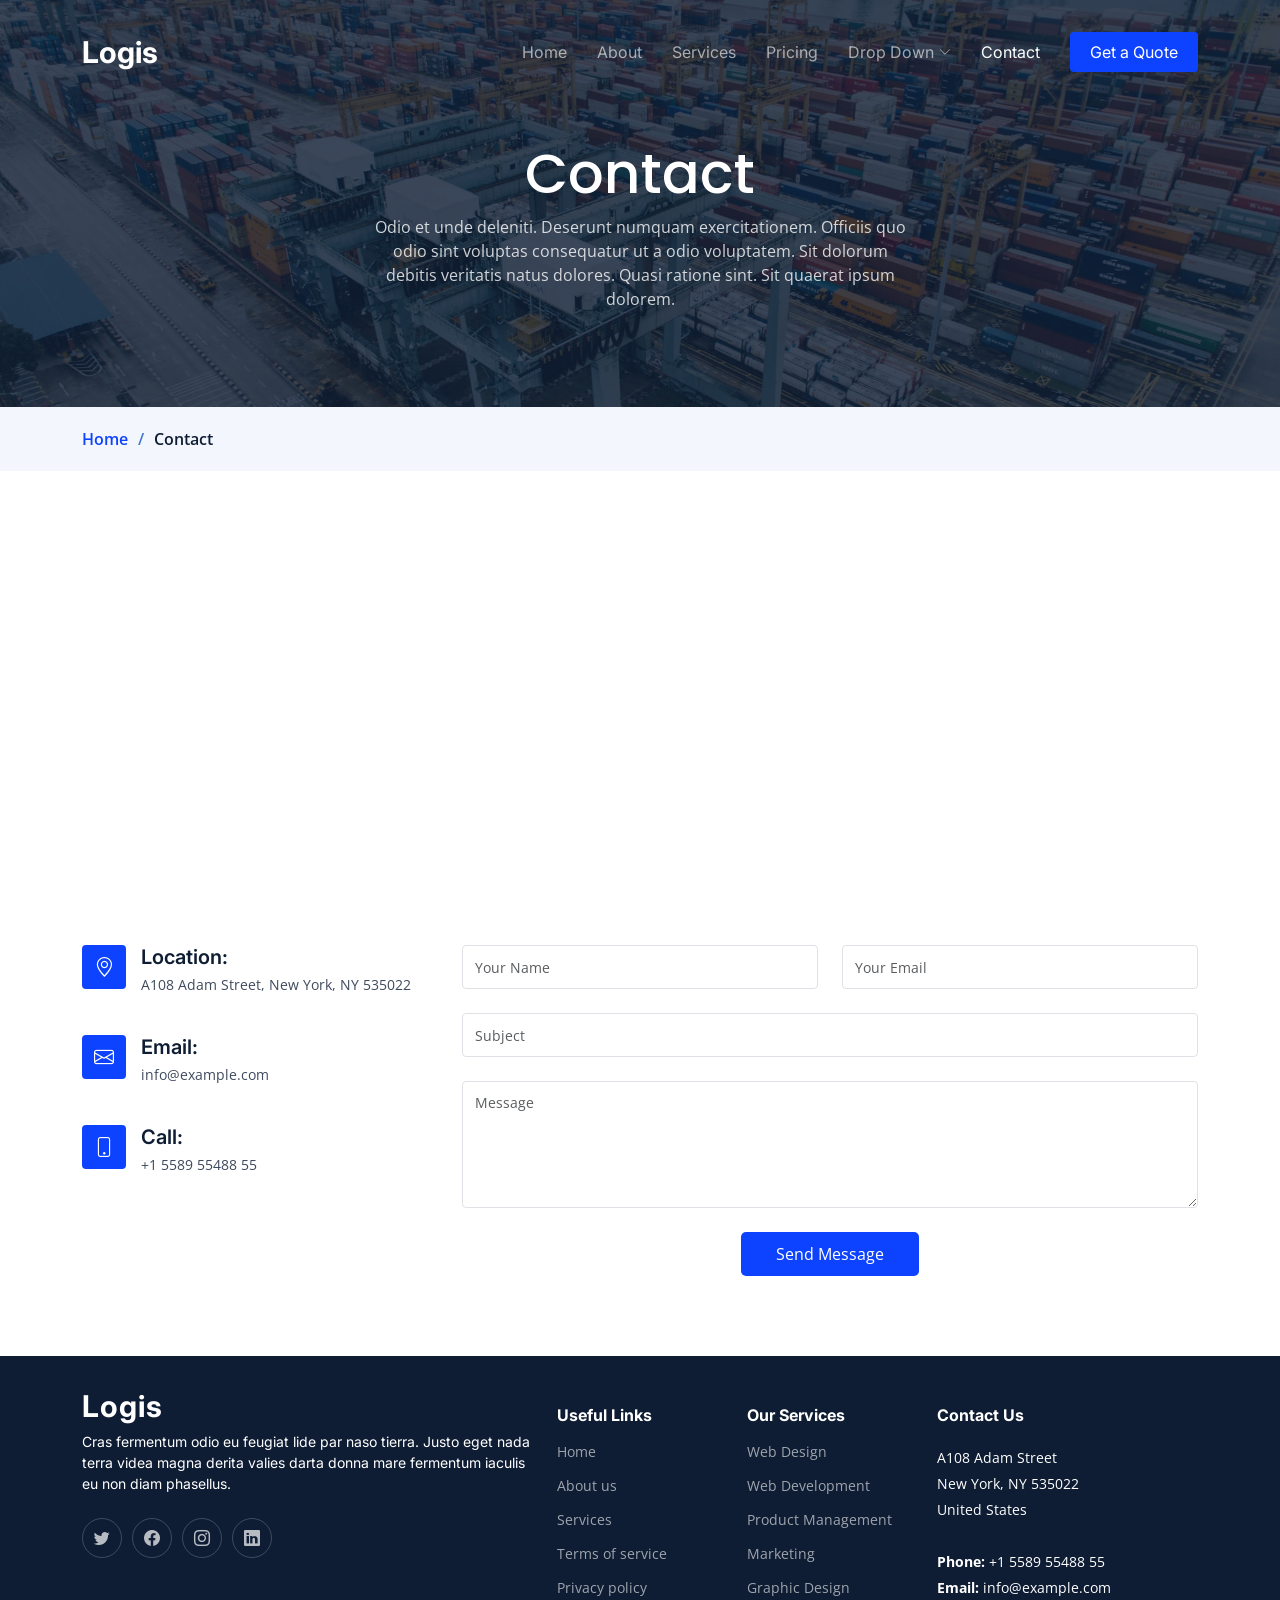
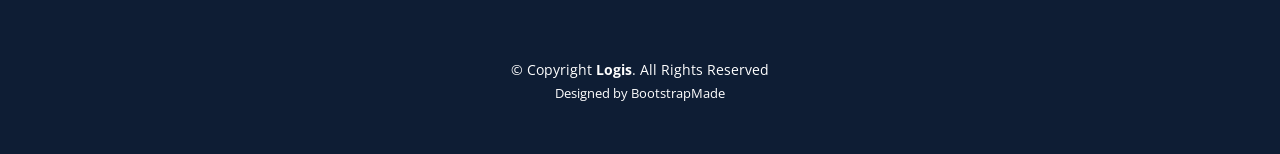
<file: contact.html>
<!DOCTYPE html>
<html lang="en">

<head>
  <meta charset="utf-8">
  <meta content="width=device-width, initial-scale=1.0" name="viewport">

  <title>Logis Bootstrap Template - Contact</title>
  <meta content="" name="description">
  <meta content="" name="keywords">

  <!-- Favicons -->
  <link href="assets/img/favicon.png" rel="icon">
  <link href="assets/img/apple-touch-icon.png" rel="apple-touch-icon">

  <!-- Google Fonts -->
  <link rel="preconnect" href="https://fonts.googleapis.com">
  <link rel="preconnect" href="https://fonts.gstatic.com" crossorigin>
  <link href="https://fonts.googleapis.com/css2?family=Open+Sans:ital,wght@0,300;0,400;0,500;0,600;0,700;1,300;1,400;1,600;1,700&family=Poppins:ital,wght@0,300;0,400;0,500;0,600;0,700;1,300;1,400;1,500;1,600;1,700&family=Inter:ital,wght@0,300;0,400;0,500;0,600;0,700;1,300;1,400;1,500;1,600;1,700&display=swap" rel="stylesheet">

  <!-- Vendor CSS Files -->
  <link href="assets/vendor/bootstrap/css/bootstrap.min.css" rel="stylesheet">
  <link href="assets/vendor/bootstrap-icons/bootstrap-icons.css" rel="stylesheet">
  <link href="assets/vendor/fontawesome-free/css/all.min.css" rel="stylesheet">
  <link href="assets/vendor/glightbox/css/glightbox.min.css" rel="stylesheet">
  <link href="assets/vendor/swiper/swiper-bundle.min.css" rel="stylesheet">
  <link href="assets/vendor/aos/aos.css" rel="stylesheet">

  <!-- Template Main CSS File -->
  <link href="assets/css/main.css" rel="stylesheet">

  <!-- =======================================================
  * Template Name: Logis
  * Updated: Jan 29 2024 with Bootstrap v5.3.2
  * Template URL: https://bootstrapmade.com/logis-bootstrap-logistics-website-template/
  * Author: BootstrapMade.com
  * License: https://bootstrapmade.com/license/
  ======================================================== -->
</head>

<body>

  <!-- ======= Header ======= -->
  <header id="header" class="header d-flex align-items-center fixed-top">
    <div class="container-fluid container-xl d-flex align-items-center justify-content-between">

      <a href="index.html" class="logo d-flex align-items-center">
        <!-- Uncomment the line below if you also wish to use an image logo -->
        <!-- <img src="assets/img/logo.png" alt=""> -->
        <h1>Logis</h1>
      </a>

      <i class="mobile-nav-toggle mobile-nav-show bi bi-list"></i>
      <i class="mobile-nav-toggle mobile-nav-hide d-none bi bi-x"></i>
      <nav id="navbar" class="navbar">
        <ul>
          <li><a href="index.html">Home</a></li>
          <li><a href="about.html">About</a></li>
          <li><a href="services.html">Services</a></li>
          <li><a href="pricing.html">Pricing</a></li>
          <li class="dropdown"><a href="#"><span>Drop Down</span> <i class="bi bi-chevron-down dropdown-indicator"></i></a>
            <ul>
              <li><a href="#">Drop Down 1</a></li>
              <li class="dropdown"><a href="#"><span>Deep Drop Down</span> <i class="bi bi-chevron-down dropdown-indicator"></i></a>
                <ul>
                  <li><a href="#">Deep Drop Down 1</a></li>
                  <li><a href="#">Deep Drop Down 2</a></li>
                  <li><a href="#">Deep Drop Down 3</a></li>
                  <li><a href="#">Deep Drop Down 4</a></li>
                  <li><a href="#">Deep Drop Down 5</a></li>
                </ul>
              </li>
              <li><a href="#">Drop Down 2</a></li>
              <li><a href="#">Drop Down 3</a></li>
              <li><a href="#">Drop Down 4</a></li>
            </ul>
          </li>
          <li><a href="contact.html" class="active">Contact</a></li>
          <li><a class="get-a-quote" href="get-a-quote.html">Get a Quote</a></li>
        </ul>
      </nav><!-- .navbar -->

    </div>
  </header><!-- End Header -->
  <!-- End Header -->

  <main id="main">

    <!-- ======= Breadcrumbs ======= -->
    <div class="breadcrumbs">
      <div class="page-header d-flex align-items-center" style="background-image: url('assets/img/page-header.jpg');">
        <div class="container position-relative">
          <div class="row d-flex justify-content-center">
            <div class="col-lg-6 text-center">
              <h2>Contact</h2>
              <p>Odio et unde deleniti. Deserunt numquam exercitationem. Officiis quo odio sint voluptas consequatur ut a odio voluptatem. Sit dolorum debitis veritatis natus dolores. Quasi ratione sint. Sit quaerat ipsum dolorem.</p>
            </div>
          </div>
        </div>
      </div>
      <nav>
        <div class="container">
          <ol>
            <li><a href="index.html">Home</a></li>
            <li>Contact</li>
          </ol>
        </div>
      </nav>
    </div><!-- End Breadcrumbs -->

    <!-- ======= Contact Section ======= -->
    <section id="contact" class="contact">
      <div class="container" data-aos="fade-up">

        <div>
          <iframe style="border:0; width: 100%; height: 340px;" src="https://www.google.com/maps/embed?pb=!1m14!1m8!1m3!1d12097.433213460943!2d-74.0062269!3d40.7101282!3m2!1i1024!2i768!4f13.1!3m3!1m2!1s0x0%3A0xb89d1fe6bc499443!2sDowntown+Conference+Center!5e0!3m2!1smk!2sbg!4v1539943755621" frameborder="0" allowfullscreen></iframe>
        </div><!-- End Google Maps -->

        <div class="row gy-4 mt-4">

          <div class="col-lg-4">

            <div class="info-item d-flex">
              <i class="bi bi-geo-alt flex-shrink-0"></i>
              <div>
                <h4>Location:</h4>
                <p>A108 Adam Street, New York, NY 535022</p>
              </div>
            </div><!-- End Info Item -->

            <div class="info-item d-flex">
              <i class="bi bi-envelope flex-shrink-0"></i>
              <div>
                <h4>Email:</h4>
                <p>info@example.com</p>
              </div>
            </div><!-- End Info Item -->

            <div class="info-item d-flex">
              <i class="bi bi-phone flex-shrink-0"></i>
              <div>
                <h4>Call:</h4>
                <p>+1 5589 55488 55</p>
              </div>
            </div><!-- End Info Item -->

          </div>

          <div class="col-lg-8">
            <form action="forms/contact.php" method="post" role="form" class="php-email-form">
              <div class="row">
                <div class="col-md-6 form-group">
                  <input type="text" name="name" class="form-control" id="name" placeholder="Your Name" required>
                </div>
                <div class="col-md-6 form-group mt-3 mt-md-0">
                  <input type="email" class="form-control" name="email" id="email" placeholder="Your Email" required>
                </div>
              </div>
              <div class="form-group mt-3">
                <input type="text" class="form-control" name="subject" id="subject" placeholder="Subject" required>
              </div>
              <div class="form-group mt-3">
                <textarea class="form-control" name="message" rows="5" placeholder="Message" required></textarea>
              </div>
              <div class="my-3">
                <div class="loading">Loading</div>
                <div class="error-message"></div>
                <div class="sent-message">Your message has been sent. Thank you!</div>
              </div>
              <div class="text-center"><button type="submit">Send Message</button></div>
            </form>
          </div><!-- End Contact Form -->

        </div>

      </div>
    </section><!-- End Contact Section -->

  </main><!-- End #main -->

  <!-- ======= Footer ======= -->
  <footer id="footer" class="footer">

    <div class="container">
      <div class="row gy-4">
        <div class="col-lg-5 col-md-12 footer-info">
          <a href="index.html" class="logo d-flex align-items-center">
            <span>Logis</span>
          </a>
          <p>Cras fermentum odio eu feugiat lide par naso tierra. Justo eget nada terra videa magna derita valies darta donna mare fermentum iaculis eu non diam phasellus.</p>
          <div class="social-links d-flex mt-4">
            <a href="#" class="twitter"><i class="bi bi-twitter"></i></a>
            <a href="#" class="facebook"><i class="bi bi-facebook"></i></a>
            <a href="#" class="instagram"><i class="bi bi-instagram"></i></a>
            <a href="#" class="linkedin"><i class="bi bi-linkedin"></i></a>
          </div>
        </div>

        <div class="col-lg-2 col-6 footer-links">
          <h4>Useful Links</h4>
          <ul>
            <li><a href="#">Home</a></li>
            <li><a href="#">About us</a></li>
            <li><a href="#">Services</a></li>
            <li><a href="#">Terms of service</a></li>
            <li><a href="#">Privacy policy</a></li>
          </ul>
        </div>

        <div class="col-lg-2 col-6 footer-links">
          <h4>Our Services</h4>
          <ul>
            <li><a href="#">Web Design</a></li>
            <li><a href="#">Web Development</a></li>
            <li><a href="#">Product Management</a></li>
            <li><a href="#">Marketing</a></li>
            <li><a href="#">Graphic Design</a></li>
          </ul>
        </div>

        <div class="col-lg-3 col-md-12 footer-contact text-center text-md-start">
          <h4>Contact Us</h4>
          <p>
            A108 Adam Street <br>
            New York, NY 535022<br>
            United States <br><br>
            <strong>Phone:</strong> +1 5589 55488 55<br>
            <strong>Email:</strong> info@example.com<br>
          </p>

        </div>

      </div>
    </div>

    <div class="container mt-4">
      <div class="copyright">
        &copy; Copyright <strong><span>Logis</span></strong>. All Rights Reserved
      </div>
      <div class="credits">
        <!-- All the links in the footer should remain intact. -->
        <!-- You can delete the links only if you purchased the pro version. -->
        <!-- Licensing information: https://bootstrapmade.com/license/ -->
        <!-- Purchase the pro version with working PHP/AJAX contact form: https://bootstrapmade.com/logis-bootstrap-logistics-website-template/ -->
        Designed by <a href="https://bootstrapmade.com/">BootstrapMade</a>
      </div>
    </div>

  </footer><!-- End Footer -->
  <!-- End Footer -->

  <a href="#" class="scroll-top d-flex align-items-center justify-content-center"><i class="bi bi-arrow-up-short"></i></a>

  <div id="preloader"></div>

  <!-- Vendor JS Files -->
  <script src="assets/vendor/bootstrap/js/bootstrap.bundle.min.js"></script>
  <script src="assets/vendor/purecounter/purecounter_vanilla.js"></script>
  <script src="assets/vendor/glightbox/js/glightbox.min.js"></script>
  <script src="assets/vendor/swiper/swiper-bundle.min.js"></script>
  <script src="assets/vendor/aos/aos.js"></script>
  <script src="assets/vendor/php-email-form/validate.js"></script>

  <!-- Template Main JS File -->
  <script src="assets/js/main.js"></script>

</body>

</html>
</file>
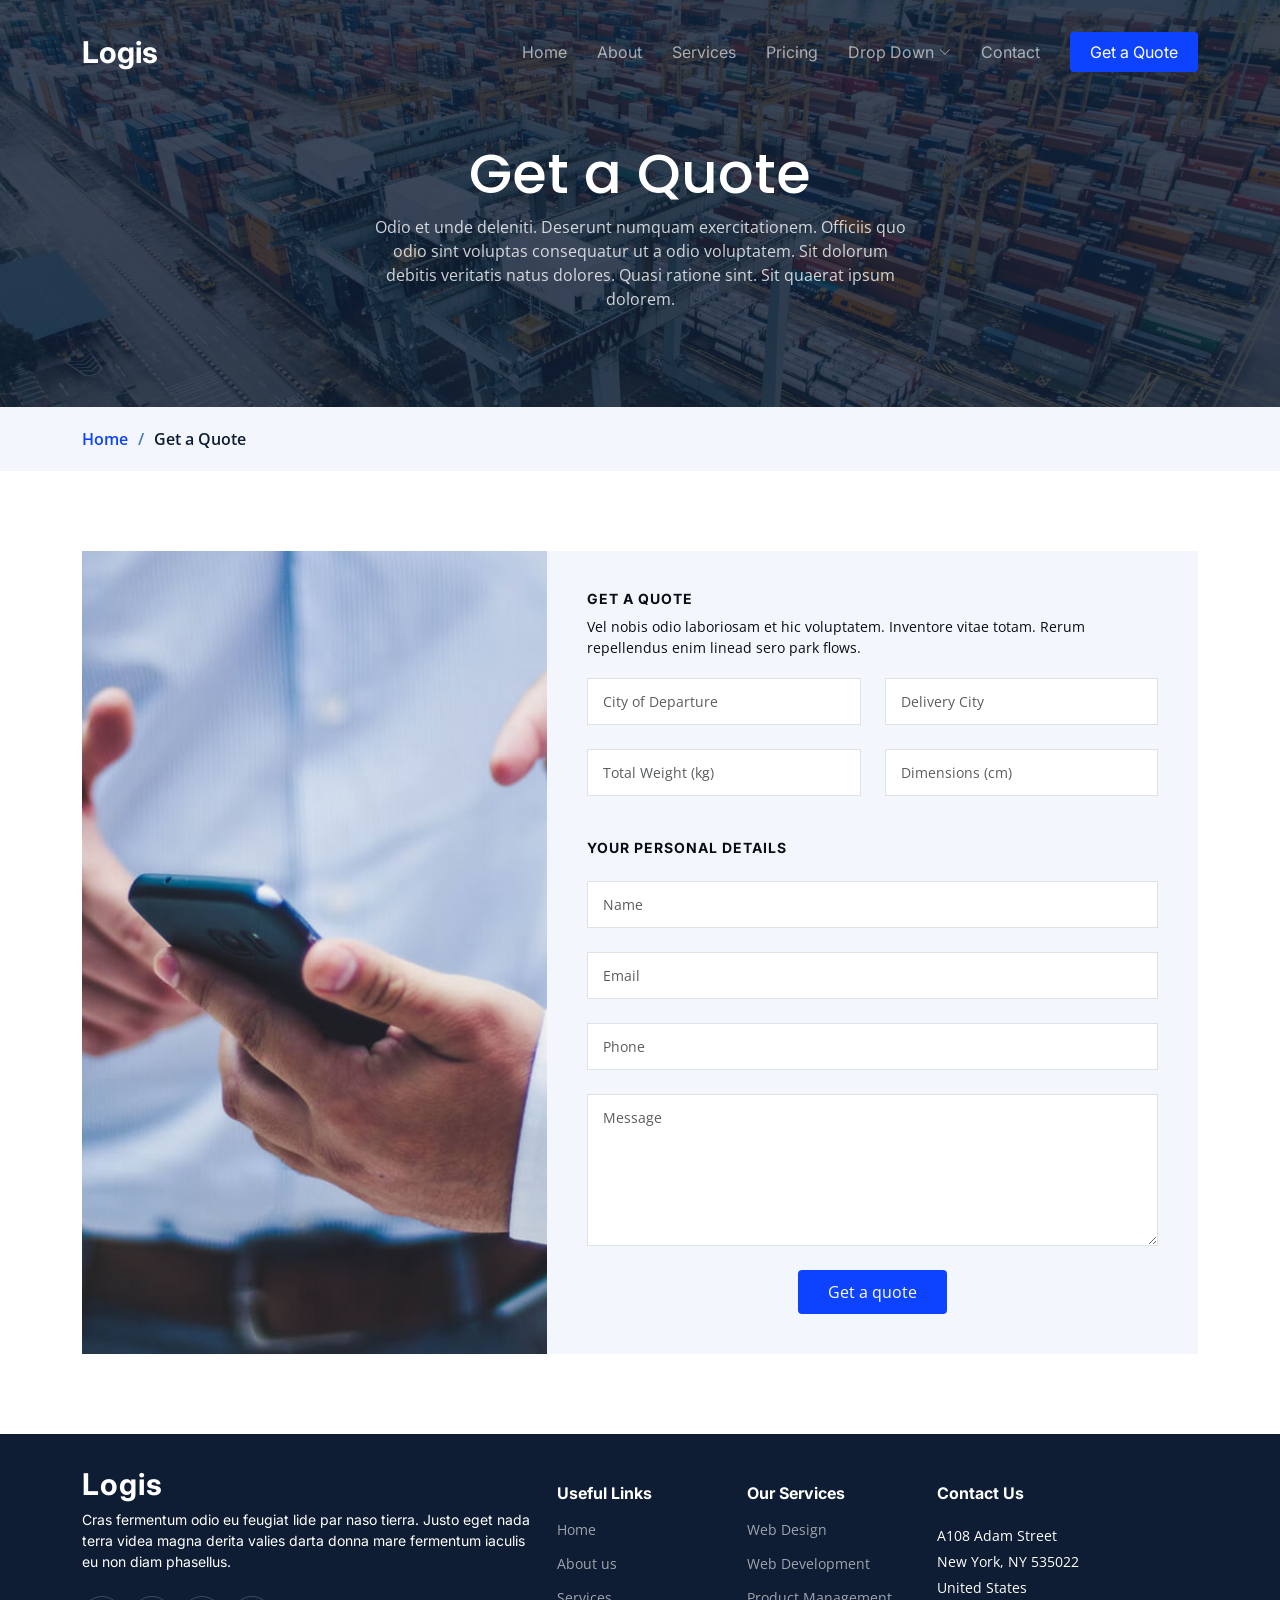
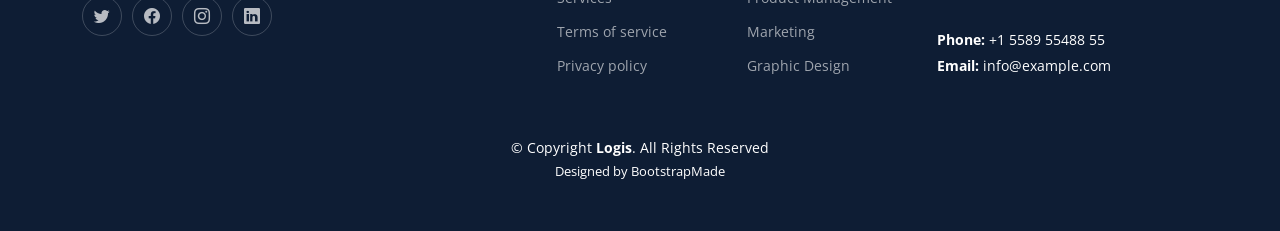
<file: get-a-quote.html>
<!DOCTYPE html>
<html lang="en">

<head>
  <meta charset="utf-8">
  <meta content="width=device-width, initial-scale=1.0" name="viewport">

  <title>Logis Bootstrap Template - Get a Quote</title>
  <meta content="" name="description">
  <meta content="" name="keywords">

  <!-- Favicons -->
  <link href="assets/img/favicon.png" rel="icon">
  <link href="assets/img/apple-touch-icon.png" rel="apple-touch-icon">

  <!-- Google Fonts -->
  <link rel="preconnect" href="https://fonts.googleapis.com">
  <link rel="preconnect" href="https://fonts.gstatic.com" crossorigin>
  <link href="https://fonts.googleapis.com/css2?family=Open+Sans:ital,wght@0,300;0,400;0,500;0,600;0,700;1,300;1,400;1,600;1,700&family=Poppins:ital,wght@0,300;0,400;0,500;0,600;0,700;1,300;1,400;1,500;1,600;1,700&family=Inter:ital,wght@0,300;0,400;0,500;0,600;0,700;1,300;1,400;1,500;1,600;1,700&display=swap" rel="stylesheet">

  <!-- Vendor CSS Files -->
  <link href="assets/vendor/bootstrap/css/bootstrap.min.css" rel="stylesheet">
  <link href="assets/vendor/bootstrap-icons/bootstrap-icons.css" rel="stylesheet">
  <link href="assets/vendor/fontawesome-free/css/all.min.css" rel="stylesheet">
  <link href="assets/vendor/glightbox/css/glightbox.min.css" rel="stylesheet">
  <link href="assets/vendor/swiper/swiper-bundle.min.css" rel="stylesheet">
  <link href="assets/vendor/aos/aos.css" rel="stylesheet">

  <!-- Template Main CSS File -->
  <link href="assets/css/main.css" rel="stylesheet">

  <!-- =======================================================
  * Template Name: Logis
  * Updated: Jan 29 2024 with Bootstrap v5.3.2
  * Template URL: https://bootstrapmade.com/logis-bootstrap-logistics-website-template/
  * Author: BootstrapMade.com
  * License: https://bootstrapmade.com/license/
  ======================================================== -->
</head>

<body>

  <!-- ======= Header ======= -->
  <header id="header" class="header d-flex align-items-center fixed-top">
    <div class="container-fluid container-xl d-flex align-items-center justify-content-between">

      <a href="index.html" class="logo d-flex align-items-center">
        <!-- Uncomment the line below if you also wish to use an image logo -->
        <!-- <img src="assets/img/logo.png" alt=""> -->
        <h1>Logis</h1>
      </a>

      <i class="mobile-nav-toggle mobile-nav-show bi bi-list"></i>
      <i class="mobile-nav-toggle mobile-nav-hide d-none bi bi-x"></i>
      <nav id="navbar" class="navbar">
        <ul>
          <li><a href="index.html">Home</a></li>
          <li><a href="about.html">About</a></li>
          <li><a href="services.html">Services</a></li>
          <li><a href="pricing.html">Pricing</a></li>
          <li class="dropdown"><a href="#"><span>Drop Down</span> <i class="bi bi-chevron-down dropdown-indicator"></i></a>
            <ul>
              <li><a href="#">Drop Down 1</a></li>
              <li class="dropdown"><a href="#"><span>Deep Drop Down</span> <i class="bi bi-chevron-down dropdown-indicator"></i></a>
                <ul>
                  <li><a href="#">Deep Drop Down 1</a></li>
                  <li><a href="#">Deep Drop Down 2</a></li>
                  <li><a href="#">Deep Drop Down 3</a></li>
                  <li><a href="#">Deep Drop Down 4</a></li>
                  <li><a href="#">Deep Drop Down 5</a></li>
                </ul>
              </li>
              <li><a href="#">Drop Down 2</a></li>
              <li><a href="#">Drop Down 3</a></li>
              <li><a href="#">Drop Down 4</a></li>
            </ul>
          </li>
          <li><a href="contact.html">Contact</a></li>
          <li><a class="get-a-quote" href="get-a-quote.html">Get a Quote</a></li>
        </ul>
      </nav><!-- .navbar -->

    </div>
  </header><!-- End Header -->
  <!-- End Header -->

  <main id="main">

    <!-- ======= Breadcrumbs ======= -->
    <div class="breadcrumbs">
      <div class="page-header d-flex align-items-center" style="background-image: url('assets/img/page-header.jpg');">
        <div class="container position-relative">
          <div class="row d-flex justify-content-center">
            <div class="col-lg-6 text-center">
              <h2>Get a Quote</h2>
              <p>Odio et unde deleniti. Deserunt numquam exercitationem. Officiis quo odio sint voluptas consequatur ut a odio voluptatem. Sit dolorum debitis veritatis natus dolores. Quasi ratione sint. Sit quaerat ipsum dolorem.</p>
            </div>
          </div>
        </div>
      </div>
      <nav>
        <div class="container">
          <ol>
            <li><a href="index.html">Home</a></li>
            <li>Get a Quote</li>
          </ol>
        </div>
      </nav>
    </div><!-- End Breadcrumbs -->

    <!-- ======= Get a Quote Section ======= -->
    <section id="get-a-quote" class="get-a-quote">
      <div class="container" data-aos="fade-up">

        <div class="row g-0">

          <div class="col-lg-5 quote-bg" style="background-image: url(assets/img/quote-bg.jpg);"></div>

          <div class="col-lg-7">
            <form action="forms/quote.php" method="post" class="php-email-form">
              <h3>Get a quote</h3>
              <p>Vel nobis odio laboriosam et hic voluptatem. Inventore vitae totam. Rerum repellendus enim linead sero park flows.</p>
              <div class="row gy-4">

                <div class="col-md-6">
                  <input type="text" name="departure" class="form-control" placeholder="City of Departure" required>
                </div>

                <div class="col-md-6">
                  <input type="text" name="delivery" class="form-control" placeholder="Delivery City" required>
                </div>

                <div class="col-md-6">
                  <input type="text" name="weight" class="form-control" placeholder="Total Weight (kg)" required>
                </div>

                <div class="col-md-6">
                  <input type="text" name="dimensions" class="form-control" placeholder="Dimensions (cm)" required>
                </div>

                <div class="col-lg-12">
                  <h4>Your Personal Details</h4>
                </div>

                <div class="col-md-12">
                  <input type="text" name="name" class="form-control" placeholder="Name" required>
                </div>

                <div class="col-md-12 ">
                  <input type="email" class="form-control" name="email" placeholder="Email" required>
                </div>

                <div class="col-md-12">
                  <input type="text" class="form-control" name="phone" placeholder="Phone" required>
                </div>

                <div class="col-md-12">
                  <textarea class="form-control" name="message" rows="6" placeholder="Message" required></textarea>
                </div>

                <div class="col-md-12 text-center">
                  <div class="loading">Loading</div>
                  <div class="error-message"></div>
                  <div class="sent-message">Your quote request has been sent successfully. Thank you!</div>

                  <button type="submit">Get a quote</button>
                </div>

              </div>
            </form>
          </div><!-- End Quote Form -->

        </div>

      </div>
    </section><!-- End Get a Quote Section -->

  </main><!-- End #main -->

  <!-- ======= Footer ======= -->
  <footer id="footer" class="footer">

    <div class="container">
      <div class="row gy-4">
        <div class="col-lg-5 col-md-12 footer-info">
          <a href="index.html" class="logo d-flex align-items-center">
            <span>Logis</span>
          </a>
          <p>Cras fermentum odio eu feugiat lide par naso tierra. Justo eget nada terra videa magna derita valies darta donna mare fermentum iaculis eu non diam phasellus.</p>
          <div class="social-links d-flex mt-4">
            <a href="#" class="twitter"><i class="bi bi-twitter"></i></a>
            <a href="#" class="facebook"><i class="bi bi-facebook"></i></a>
            <a href="#" class="instagram"><i class="bi bi-instagram"></i></a>
            <a href="#" class="linkedin"><i class="bi bi-linkedin"></i></a>
          </div>
        </div>

        <div class="col-lg-2 col-6 footer-links">
          <h4>Useful Links</h4>
          <ul>
            <li><a href="#">Home</a></li>
            <li><a href="#">About us</a></li>
            <li><a href="#">Services</a></li>
            <li><a href="#">Terms of service</a></li>
            <li><a href="#">Privacy policy</a></li>
          </ul>
        </div>

        <div class="col-lg-2 col-6 footer-links">
          <h4>Our Services</h4>
          <ul>
            <li><a href="#">Web Design</a></li>
            <li><a href="#">Web Development</a></li>
            <li><a href="#">Product Management</a></li>
            <li><a href="#">Marketing</a></li>
            <li><a href="#">Graphic Design</a></li>
          </ul>
        </div>

        <div class="col-lg-3 col-md-12 footer-contact text-center text-md-start">
          <h4>Contact Us</h4>
          <p>
            A108 Adam Street <br>
            New York, NY 535022<br>
            United States <br><br>
            <strong>Phone:</strong> +1 5589 55488 55<br>
            <strong>Email:</strong> info@example.com<br>
          </p>

        </div>

      </div>
    </div>

    <div class="container mt-4">
      <div class="copyright">
        &copy; Copyright <strong><span>Logis</span></strong>. All Rights Reserved
      </div>
      <div class="credits">
        <!-- All the links in the footer should remain intact. -->
        <!-- You can delete the links only if you purchased the pro version. -->
        <!-- Licensing information: https://bootstrapmade.com/license/ -->
        <!-- Purchase the pro version with working PHP/AJAX contact form: https://bootstrapmade.com/logis-bootstrap-logistics-website-template/ -->
        Designed by <a href="https://bootstrapmade.com/">BootstrapMade</a>
      </div>
    </div>

  </footer><!-- End Footer -->
  <!-- End Footer -->

  <a href="#" class="scroll-top d-flex align-items-center justify-content-center"><i class="bi bi-arrow-up-short"></i></a>

  <div id="preloader"></div>

  <!-- Vendor JS Files -->
  <script src="assets/vendor/bootstrap/js/bootstrap.bundle.min.js"></script>
  <script src="assets/vendor/purecounter/purecounter_vanilla.js"></script>
  <script src="assets/vendor/glightbox/js/glightbox.min.js"></script>
  <script src="assets/vendor/swiper/swiper-bundle.min.js"></script>
  <script src="assets/vendor/aos/aos.js"></script>
  <script src="assets/vendor/php-email-form/validate.js"></script>

  <!-- Template Main JS File -->
  <script src="assets/js/main.js"></script>

</body>

</html>
</file>
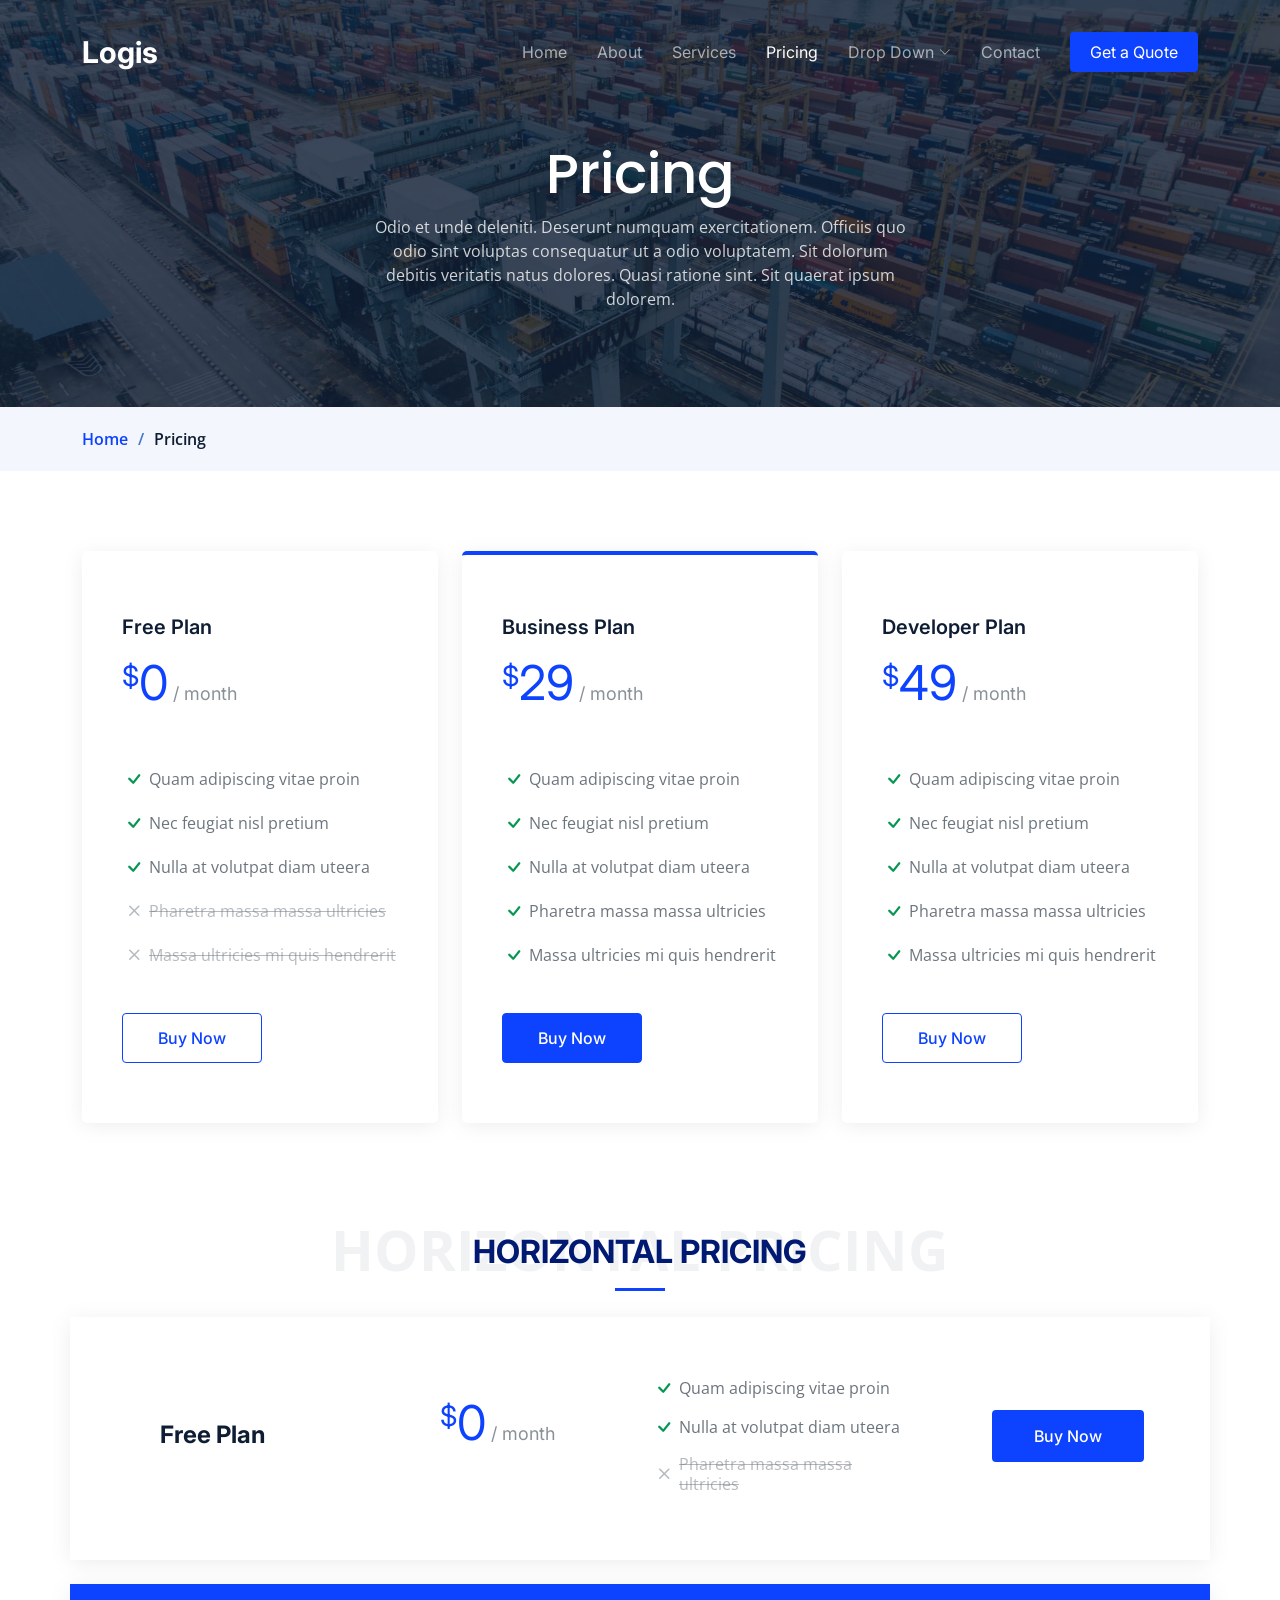
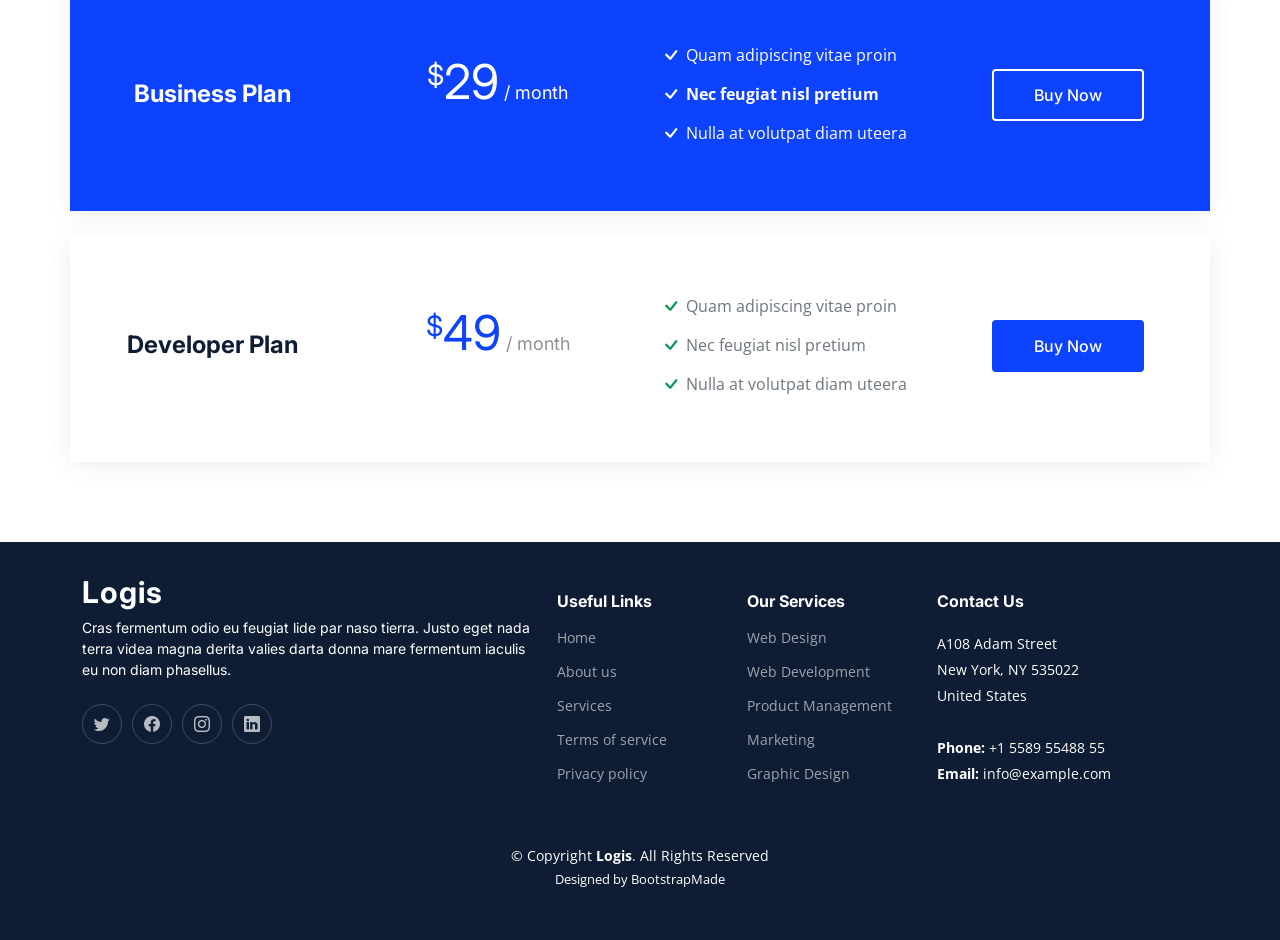
<file: pricing.html>
<!DOCTYPE html>
<html lang="en">

<head>
  <meta charset="utf-8">
  <meta content="width=device-width, initial-scale=1.0" name="viewport">

  <title>Logis Bootstrap Template - Pricing</title>
  <meta content="" name="description">
  <meta content="" name="keywords">

  <!-- Favicons -->
  <link href="assets/img/favicon.png" rel="icon">
  <link href="assets/img/apple-touch-icon.png" rel="apple-touch-icon">

  <!-- Google Fonts -->
  <link rel="preconnect" href="https://fonts.googleapis.com">
  <link rel="preconnect" href="https://fonts.gstatic.com" crossorigin>
  <link href="https://fonts.googleapis.com/css2?family=Open+Sans:ital,wght@0,300;0,400;0,500;0,600;0,700;1,300;1,400;1,600;1,700&family=Poppins:ital,wght@0,300;0,400;0,500;0,600;0,700;1,300;1,400;1,500;1,600;1,700&family=Inter:ital,wght@0,300;0,400;0,500;0,600;0,700;1,300;1,400;1,500;1,600;1,700&display=swap" rel="stylesheet">

  <!-- Vendor CSS Files -->
  <link href="assets/vendor/bootstrap/css/bootstrap.min.css" rel="stylesheet">
  <link href="assets/vendor/bootstrap-icons/bootstrap-icons.css" rel="stylesheet">
  <link href="assets/vendor/fontawesome-free/css/all.min.css" rel="stylesheet">
  <link href="assets/vendor/glightbox/css/glightbox.min.css" rel="stylesheet">
  <link href="assets/vendor/swiper/swiper-bundle.min.css" rel="stylesheet">
  <link href="assets/vendor/aos/aos.css" rel="stylesheet">

  <!-- Template Main CSS File -->
  <link href="assets/css/main.css" rel="stylesheet">

  <!-- =======================================================
  * Template Name: Logis
  * Updated: Jan 29 2024 with Bootstrap v5.3.2
  * Template URL: https://bootstrapmade.com/logis-bootstrap-logistics-website-template/
  * Author: BootstrapMade.com
  * License: https://bootstrapmade.com/license/
  ======================================================== -->
</head>

<body>

  <!-- ======= Header ======= -->
  <header id="header" class="header d-flex align-items-center fixed-top">
    <div class="container-fluid container-xl d-flex align-items-center justify-content-between">

      <a href="index.html" class="logo d-flex align-items-center">
        <!-- Uncomment the line below if you also wish to use an image logo -->
        <!-- <img src="assets/img/logo.png" alt=""> -->
        <h1>Logis</h1>
      </a>

      <i class="mobile-nav-toggle mobile-nav-show bi bi-list"></i>
      <i class="mobile-nav-toggle mobile-nav-hide d-none bi bi-x"></i>
      <nav id="navbar" class="navbar">
        <ul>
          <li><a href="index.html">Home</a></li>
          <li><a href="about.html">About</a></li>
          <li><a href="services.html">Services</a></li>
          <li><a href="pricing.html" class="active">Pricing</a></li>
          <li class="dropdown"><a href="#"><span>Drop Down</span> <i class="bi bi-chevron-down dropdown-indicator"></i></a>
            <ul>
              <li><a href="#">Drop Down 1</a></li>
              <li class="dropdown"><a href="#"><span>Deep Drop Down</span> <i class="bi bi-chevron-down dropdown-indicator"></i></a>
                <ul>
                  <li><a href="#">Deep Drop Down 1</a></li>
                  <li><a href="#">Deep Drop Down 2</a></li>
                  <li><a href="#">Deep Drop Down 3</a></li>
                  <li><a href="#">Deep Drop Down 4</a></li>
                  <li><a href="#">Deep Drop Down 5</a></li>
                </ul>
              </li>
              <li><a href="#">Drop Down 2</a></li>
              <li><a href="#">Drop Down 3</a></li>
              <li><a href="#">Drop Down 4</a></li>
            </ul>
          </li>
          <li><a href="contact.html">Contact</a></li>
          <li><a class="get-a-quote" href="get-a-quote.html">Get a Quote</a></li>
        </ul>
      </nav><!-- .navbar -->

    </div>
  </header><!-- End Header -->
  <!-- End Header -->

  <main id="main">

    <!-- ======= Breadcrumbs ======= -->
    <div class="breadcrumbs">
      <div class="page-header d-flex align-items-center" style="background-image: url('assets/img/page-header.jpg');">
        <div class="container position-relative">
          <div class="row d-flex justify-content-center">
            <div class="col-lg-6 text-center">
              <h2>Pricing</h2>
              <p>Odio et unde deleniti. Deserunt numquam exercitationem. Officiis quo odio sint voluptas consequatur ut a odio voluptatem. Sit dolorum debitis veritatis natus dolores. Quasi ratione sint. Sit quaerat ipsum dolorem.</p>
            </div>
          </div>
        </div>
      </div>
      <nav>
        <div class="container">
          <ol>
            <li><a href="index.html">Home</a></li>
            <li>Pricing</li>
          </ol>
        </div>
      </nav>
    </div><!-- End Breadcrumbs -->

    <!-- ======= Pricing Section ======= -->
    <section id="pricing" class="pricing">
      <div class="container" data-aos="fade-up">

        <div class="row gy-4">

          <div class="col-lg-4" data-aos="fade-up" data-aos-delay="100">
            <div class="pricing-item">
              <h3>Free Plan</h3>
              <h4><sup>$</sup>0<span> / month</span></h4>
              <ul>
                <li><i class="bi bi-check"></i> Quam adipiscing vitae proin</li>
                <li><i class="bi bi-check"></i> Nec feugiat nisl pretium</li>
                <li><i class="bi bi-check"></i> Nulla at volutpat diam uteera</li>
                <li class="na"><i class="bi bi-x"></i> <span>Pharetra massa massa ultricies</span></li>
                <li class="na"><i class="bi bi-x"></i> <span>Massa ultricies mi quis hendrerit</span></li>
              </ul>
              <a href="#" class="buy-btn">Buy Now</a>
            </div>
          </div><!-- End Pricing Item -->

          <div class="col-lg-4" data-aos="fade-up" data-aos-delay="200">
            <div class="pricing-item featured">
              <h3>Business Plan</h3>
              <h4><sup>$</sup>29<span> / month</span></h4>
              <ul>
                <li><i class="bi bi-check"></i> Quam adipiscing vitae proin</li>
                <li><i class="bi bi-check"></i> Nec feugiat nisl pretium</li>
                <li><i class="bi bi-check"></i> Nulla at volutpat diam uteera</li>
                <li><i class="bi bi-check"></i> Pharetra massa massa ultricies</li>
                <li><i class="bi bi-check"></i> Massa ultricies mi quis hendrerit</li>
              </ul>
              <a href="#" class="buy-btn">Buy Now</a>
            </div>
          </div><!-- End Pricing Item -->

          <div class="col-lg-4" data-aos="fade-up" data-aos-delay="300">
            <div class="pricing-item">
              <h3>Developer Plan</h3>
              <h4><sup>$</sup>49<span> / month</span></h4>
              <ul>
                <li><i class="bi bi-check"></i> Quam adipiscing vitae proin</li>
                <li><i class="bi bi-check"></i> Nec feugiat nisl pretium</li>
                <li><i class="bi bi-check"></i> Nulla at volutpat diam uteera</li>
                <li><i class="bi bi-check"></i> Pharetra massa massa ultricies</li>
                <li><i class="bi bi-check"></i> Massa ultricies mi quis hendrerit</li>
              </ul>
              <a href="#" class="buy-btn">Buy Now</a>
            </div>
          </div><!-- End Pricing Item -->

        </div>

      </div>
    </section><!-- End Pricing Section -->

    <!-- ======= Horizontal Pricing Section ======= -->
    <section id="horizontal-pricing" class="horizontal-pricing pt-0">
      <div class="container" data-aos="fade-up">

        <div class="section-header">
          <span>Horizontal Pricing</span>
          <h2>Horizontal Pricing</h2>

        </div>

        <div class="row gy-4 pricing-item" data-aos="fade-up" data-aos-delay="100">
          <div class="col-lg-3 d-flex align-items-center justify-content-center">
            <h3>Free Plan</h3>
          </div>
          <div class="col-lg-3 d-flex align-items-center justify-content-center">
            <h4><sup>$</sup>0<span> / month</span></h4>
          </div>
          <div class="col-lg-3 d-flex align-items-center justify-content-center">
            <ul>
              <li><i class="bi bi-check"></i> Quam adipiscing vitae proin</li>
              <li><i class="bi bi-check"></i> Nulla at volutpat diam uteera</li>
              <li class="na"><i class="bi bi-x"></i> <span>Pharetra massa massa ultricies</span></li>
            </ul>
          </div>
          <div class="col-lg-3 d-flex align-items-center justify-content-center">
            <div class="text-center"><a href="#" class="buy-btn">Buy Now</a></div>
          </div>
        </div><!-- End Pricing Item -->

        <div class="row gy-4 pricing-item featured mt-4" data-aos="fade-up" data-aos-delay="200">
          <div class="col-lg-3 d-flex align-items-center justify-content-center">
            <h3>Business Plan</h3>
          </div>
          <div class="col-lg-3 d-flex align-items-center justify-content-center">
            <h4><sup>$</sup>29<span> / month</span></h4>
          </div>
          <div class="col-lg-3 d-flex align-items-center justify-content-center">
            <ul>
              <li><i class="bi bi-check"></i> Quam adipiscing vitae proin</li>
              <li><i class="bi bi-check"></i> <strong>Nec feugiat nisl pretium</strong></li>
              <li><i class="bi bi-check"></i> Nulla at volutpat diam uteera</li>
            </ul>
          </div>
          <div class="col-lg-3 d-flex align-items-center justify-content-center">
            <div class="text-center"><a href="#" class="buy-btn">Buy Now</a></div>
          </div>
        </div><!-- End Pricing Item -->

        <div class="row gy-4 pricing-item mt-4" data-aos="fade-up" data-aos-delay="300">
          <div class="col-lg-3 d-flex align-items-center justify-content-center">
            <h3>Developer Plan</h3>
          </div>
          <div class="col-lg-3 d-flex align-items-center justify-content-center">
            <h4><sup>$</sup>49<span> / month</span></h4>
          </div>
          <div class="col-lg-3 d-flex align-items-center justify-content-center">
            <ul>
              <li><i class="bi bi-check"></i> Quam adipiscing vitae proin</li>
              <li><i class="bi bi-check"></i> Nec feugiat nisl pretium</li>
              <li><i class="bi bi-check"></i> Nulla at volutpat diam uteera</li>
            </ul>
          </div>
          <div class="col-lg-3 d-flex align-items-center justify-content-center">
            <div class="text-center"><a href="#" class="buy-btn">Buy Now</a></div>
          </div>
        </div><!-- End Pricing Item -->

      </div>
    </section><!-- End Horizontal Pricing Section -->

  </main><!-- End #main -->

  <!-- ======= Footer ======= -->
  <footer id="footer" class="footer">

    <div class="container">
      <div class="row gy-4">
        <div class="col-lg-5 col-md-12 footer-info">
          <a href="index.html" class="logo d-flex align-items-center">
            <span>Logis</span>
          </a>
          <p>Cras fermentum odio eu feugiat lide par naso tierra. Justo eget nada terra videa magna derita valies darta donna mare fermentum iaculis eu non diam phasellus.</p>
          <div class="social-links d-flex mt-4">
            <a href="#" class="twitter"><i class="bi bi-twitter"></i></a>
            <a href="#" class="facebook"><i class="bi bi-facebook"></i></a>
            <a href="#" class="instagram"><i class="bi bi-instagram"></i></a>
            <a href="#" class="linkedin"><i class="bi bi-linkedin"></i></a>
          </div>
        </div>

        <div class="col-lg-2 col-6 footer-links">
          <h4>Useful Links</h4>
          <ul>
            <li><a href="#">Home</a></li>
            <li><a href="#">About us</a></li>
            <li><a href="#">Services</a></li>
            <li><a href="#">Terms of service</a></li>
            <li><a href="#">Privacy policy</a></li>
          </ul>
        </div>

        <div class="col-lg-2 col-6 footer-links">
          <h4>Our Services</h4>
          <ul>
            <li><a href="#">Web Design</a></li>
            <li><a href="#">Web Development</a></li>
            <li><a href="#">Product Management</a></li>
            <li><a href="#">Marketing</a></li>
            <li><a href="#">Graphic Design</a></li>
          </ul>
        </div>

        <div class="col-lg-3 col-md-12 footer-contact text-center text-md-start">
          <h4>Contact Us</h4>
          <p>
            A108 Adam Street <br>
            New York, NY 535022<br>
            United States <br><br>
            <strong>Phone:</strong> +1 5589 55488 55<br>
            <strong>Email:</strong> info@example.com<br>
          </p>

        </div>

      </div>
    </div>

    <div class="container mt-4">
      <div class="copyright">
        &copy; Copyright <strong><span>Logis</span></strong>. All Rights Reserved
      </div>
      <div class="credits">
        <!-- All the links in the footer should remain intact. -->
        <!-- You can delete the links only if you purchased the pro version. -->
        <!-- Licensing information: https://bootstrapmade.com/license/ -->
        <!-- Purchase the pro version with working PHP/AJAX contact form: https://bootstrapmade.com/logis-bootstrap-logistics-website-template/ -->
        Designed by <a href="https://bootstrapmade.com/">BootstrapMade</a>
      </div>
    </div>

  </footer><!-- End Footer -->
  <!-- End Footer -->

  <a href="#" class="scroll-top d-flex align-items-center justify-content-center"><i class="bi bi-arrow-up-short"></i></a>

  <div id="preloader"></div>

  <!-- Vendor JS Files -->
  <script src="assets/vendor/bootstrap/js/bootstrap.bundle.min.js"></script>
  <script src="assets/vendor/purecounter/purecounter_vanilla.js"></script>
  <script src="assets/vendor/glightbox/js/glightbox.min.js"></script>
  <script src="assets/vendor/swiper/swiper-bundle.min.js"></script>
  <script src="assets/vendor/aos/aos.js"></script>
  <script src="assets/vendor/php-email-form/validate.js"></script>

  <!-- Template Main JS File -->
  <script src="assets/js/main.js"></script>

</body>

</html>
</file>
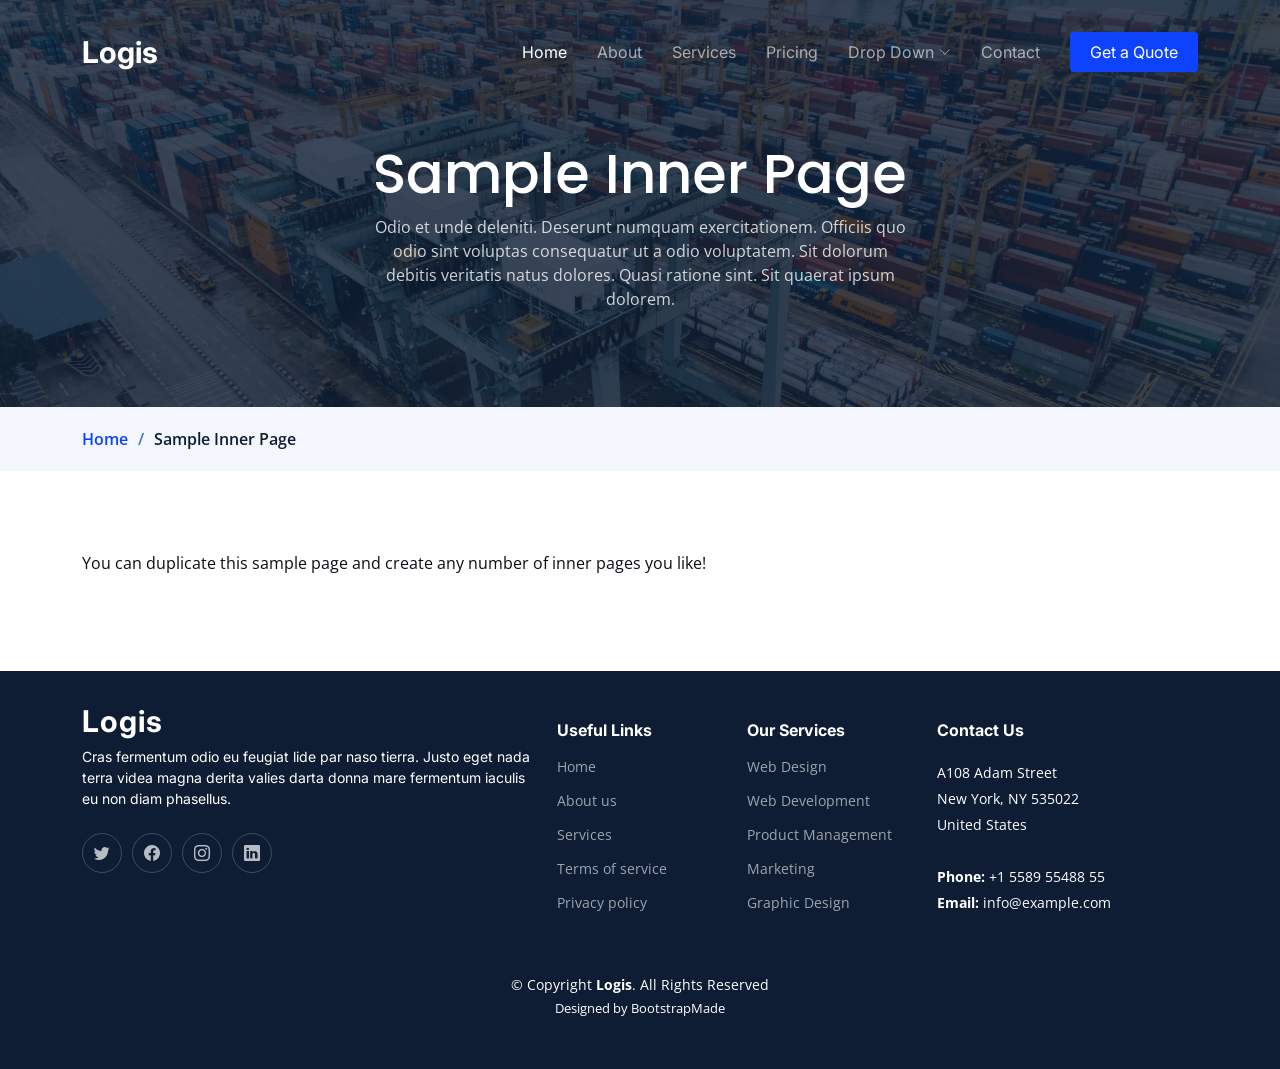
<file: sample-inner-page.html>
<!DOCTYPE html>
<html lang="en">

<head>
  <meta charset="utf-8">
  <meta content="width=device-width, initial-scale=1.0" name="viewport">

  <title>[Template] Sample Inner Page</title>
  <meta content="" name="description">
  <meta content="" name="keywords">

  <!-- Favicons -->
  <link href="assets/img/favicon.png" rel="icon">
  <link href="assets/img/apple-touch-icon.png" rel="apple-touch-icon">

  <!-- Google Fonts -->
  <link rel="preconnect" href="https://fonts.googleapis.com">
  <link rel="preconnect" href="https://fonts.gstatic.com" crossorigin>
  <link href="https://fonts.googleapis.com/css2?family=Open+Sans:ital,wght@0,300;0,400;0,500;0,600;0,700;1,300;1,400;1,600;1,700&family=Poppins:ital,wght@0,300;0,400;0,500;0,600;0,700;1,300;1,400;1,500;1,600;1,700&family=Inter:ital,wght@0,300;0,400;0,500;0,600;0,700;1,300;1,400;1,500;1,600;1,700&display=swap" rel="stylesheet">

  <!-- Vendor CSS Files -->
  <link href="assets/vendor/bootstrap/css/bootstrap.min.css" rel="stylesheet">
  <link href="assets/vendor/bootstrap-icons/bootstrap-icons.css" rel="stylesheet">
  <link href="assets/vendor/fontawesome-free/css/all.min.css" rel="stylesheet">
  <link href="assets/vendor/glightbox/css/glightbox.min.css" rel="stylesheet">
  <link href="assets/vendor/swiper/swiper-bundle.min.css" rel="stylesheet">
  <link href="assets/vendor/aos/aos.css" rel="stylesheet">

  <!-- Template Main CSS File -->
  <link href="assets/css/main.css" rel="stylesheet">

  <!-- =======================================================
  * Template Name: Logis
  * Updated: Jan 29 2024 with Bootstrap v5.3.2
  * Template URL: https://bootstrapmade.com/logis-bootstrap-logistics-website-template/
  * Author: BootstrapMade.com
  * License: https://bootstrapmade.com/license/
  ======================================================== -->
</head>

<body>

  <!-- ======= Header ======= -->
  <header id="header" class="header d-flex align-items-center fixed-top">
    <div class="container-fluid container-xl d-flex align-items-center justify-content-between">

      <a href="index.html" class="logo d-flex align-items-center">
        <!-- Uncomment the line below if you also wish to use an image logo -->
        <!-- <img src="assets/img/logo.png" alt=""> -->
        <h1>Logis</h1>
      </a>

      <i class="mobile-nav-toggle mobile-nav-show bi bi-list"></i>
      <i class="mobile-nav-toggle mobile-nav-hide d-none bi bi-x"></i>
      <nav id="navbar" class="navbar">
        <ul>
          <li><a href="index.html" class="active">Home</a></li>
          <li><a href="about.html">About</a></li>
          <li><a href="services.html">Services</a></li>
          <li><a href="pricing.html">Pricing</a></li>
          <li class="dropdown"><a href="#"><span>Drop Down</span> <i class="bi bi-chevron-down dropdown-indicator"></i></a>
            <ul>
              <li><a href="#">Drop Down 1</a></li>
              <li class="dropdown"><a href="#"><span>Deep Drop Down</span> <i class="bi bi-chevron-down dropdown-indicator"></i></a>
                <ul>
                  <li><a href="#">Deep Drop Down 1</a></li>
                  <li><a href="#">Deep Drop Down 2</a></li>
                  <li><a href="#">Deep Drop Down 3</a></li>
                  <li><a href="#">Deep Drop Down 4</a></li>
                  <li><a href="#">Deep Drop Down 5</a></li>
                </ul>
              </li>
              <li><a href="#">Drop Down 2</a></li>
              <li><a href="#">Drop Down 3</a></li>
              <li><a href="#">Drop Down 4</a></li>
            </ul>
          </li>
          <li><a href="contact.html">Contact</a></li>
          <li><a class="get-a-quote" href="get-a-quote.html">Get a Quote</a></li>
        </ul>
      </nav><!-- .navbar -->

    </div>
  </header><!-- End Header -->
  <!-- End Header -->

  <main id="main">

    <!-- ======= Breadcrumbs ======= -->
    <div class="breadcrumbs">
      <div class="page-header d-flex align-items-center" style="background-image: url('assets/img/page-header.jpg');">
        <div class="container position-relative">
          <div class="row d-flex justify-content-center">
            <div class="col-lg-6 text-center">
              <h2>Sample Inner Page</h2>
              <p>Odio et unde deleniti. Deserunt numquam exercitationem. Officiis quo odio sint voluptas consequatur ut a odio voluptatem. Sit dolorum debitis veritatis natus dolores. Quasi ratione sint. Sit quaerat ipsum dolorem.</p>
            </div>
          </div>
        </div>
      </div>
      <nav>
        <div class="container">
          <ol>
            <li><a href="index.html">Home</a></li>
            <li>Sample Inner Page</li>
          </ol>
        </div>
      </nav>
    </div><!-- End Breadcrumbs -->

    <section class="sample-page">
      <div class="container" data-aos="fade-up">
        <p>
          You can duplicate this sample page and create any number of inner pages you like!
        </p>
      </div>
    </section>

  </main><!-- End #main -->

  <!-- ======= Footer ======= -->
  <footer id="footer" class="footer">

    <div class="container">
      <div class="row gy-4">
        <div class="col-lg-5 col-md-12 footer-info">
          <a href="index.html" class="logo d-flex align-items-center">
            <span>Logis</span>
          </a>
          <p>Cras fermentum odio eu feugiat lide par naso tierra. Justo eget nada terra videa magna derita valies darta donna mare fermentum iaculis eu non diam phasellus.</p>
          <div class="social-links d-flex mt-4">
            <a href="#" class="twitter"><i class="bi bi-twitter"></i></a>
            <a href="#" class="facebook"><i class="bi bi-facebook"></i></a>
            <a href="#" class="instagram"><i class="bi bi-instagram"></i></a>
            <a href="#" class="linkedin"><i class="bi bi-linkedin"></i></a>
          </div>
        </div>

        <div class="col-lg-2 col-6 footer-links">
          <h4>Useful Links</h4>
          <ul>
            <li><a href="#">Home</a></li>
            <li><a href="#">About us</a></li>
            <li><a href="#">Services</a></li>
            <li><a href="#">Terms of service</a></li>
            <li><a href="#">Privacy policy</a></li>
          </ul>
        </div>

        <div class="col-lg-2 col-6 footer-links">
          <h4>Our Services</h4>
          <ul>
            <li><a href="#">Web Design</a></li>
            <li><a href="#">Web Development</a></li>
            <li><a href="#">Product Management</a></li>
            <li><a href="#">Marketing</a></li>
            <li><a href="#">Graphic Design</a></li>
          </ul>
        </div>

        <div class="col-lg-3 col-md-12 footer-contact text-center text-md-start">
          <h4>Contact Us</h4>
          <p>
            A108 Adam Street <br>
            New York, NY 535022<br>
            United States <br><br>
            <strong>Phone:</strong> +1 5589 55488 55<br>
            <strong>Email:</strong> info@example.com<br>
          </p>

        </div>

      </div>
    </div>

    <div class="container mt-4">
      <div class="copyright">
        &copy; Copyright <strong><span>Logis</span></strong>. All Rights Reserved
      </div>
      <div class="credits">
        <!-- All the links in the footer should remain intact. -->
        <!-- You can delete the links only if you purchased the pro version. -->
        <!-- Licensing information: https://bootstrapmade.com/license/ -->
        <!-- Purchase the pro version with working PHP/AJAX contact form: https://bootstrapmade.com/logis-bootstrap-logistics-website-template/ -->
        Designed by <a href="https://bootstrapmade.com/">BootstrapMade</a>
      </div>
    </div>

  </footer><!-- End Footer -->
  <!-- End Footer -->

  <a href="#" class="scroll-top d-flex align-items-center justify-content-center"><i class="bi bi-arrow-up-short"></i></a>

  <div id="preloader"></div>

  <!-- Vendor JS Files -->
  <script src="assets/vendor/bootstrap/js/bootstrap.bundle.min.js"></script>
  <script src="assets/vendor/purecounter/purecounter_vanilla.js"></script>
  <script src="assets/vendor/glightbox/js/glightbox.min.js"></script>
  <script src="assets/vendor/swiper/swiper-bundle.min.js"></script>
  <script src="assets/vendor/aos/aos.js"></script>
  <script src="assets/vendor/php-email-form/validate.js"></script>

  <!-- Template Main JS File -->
  <script src="assets/js/main.js"></script>

</body>

</html>
</file>
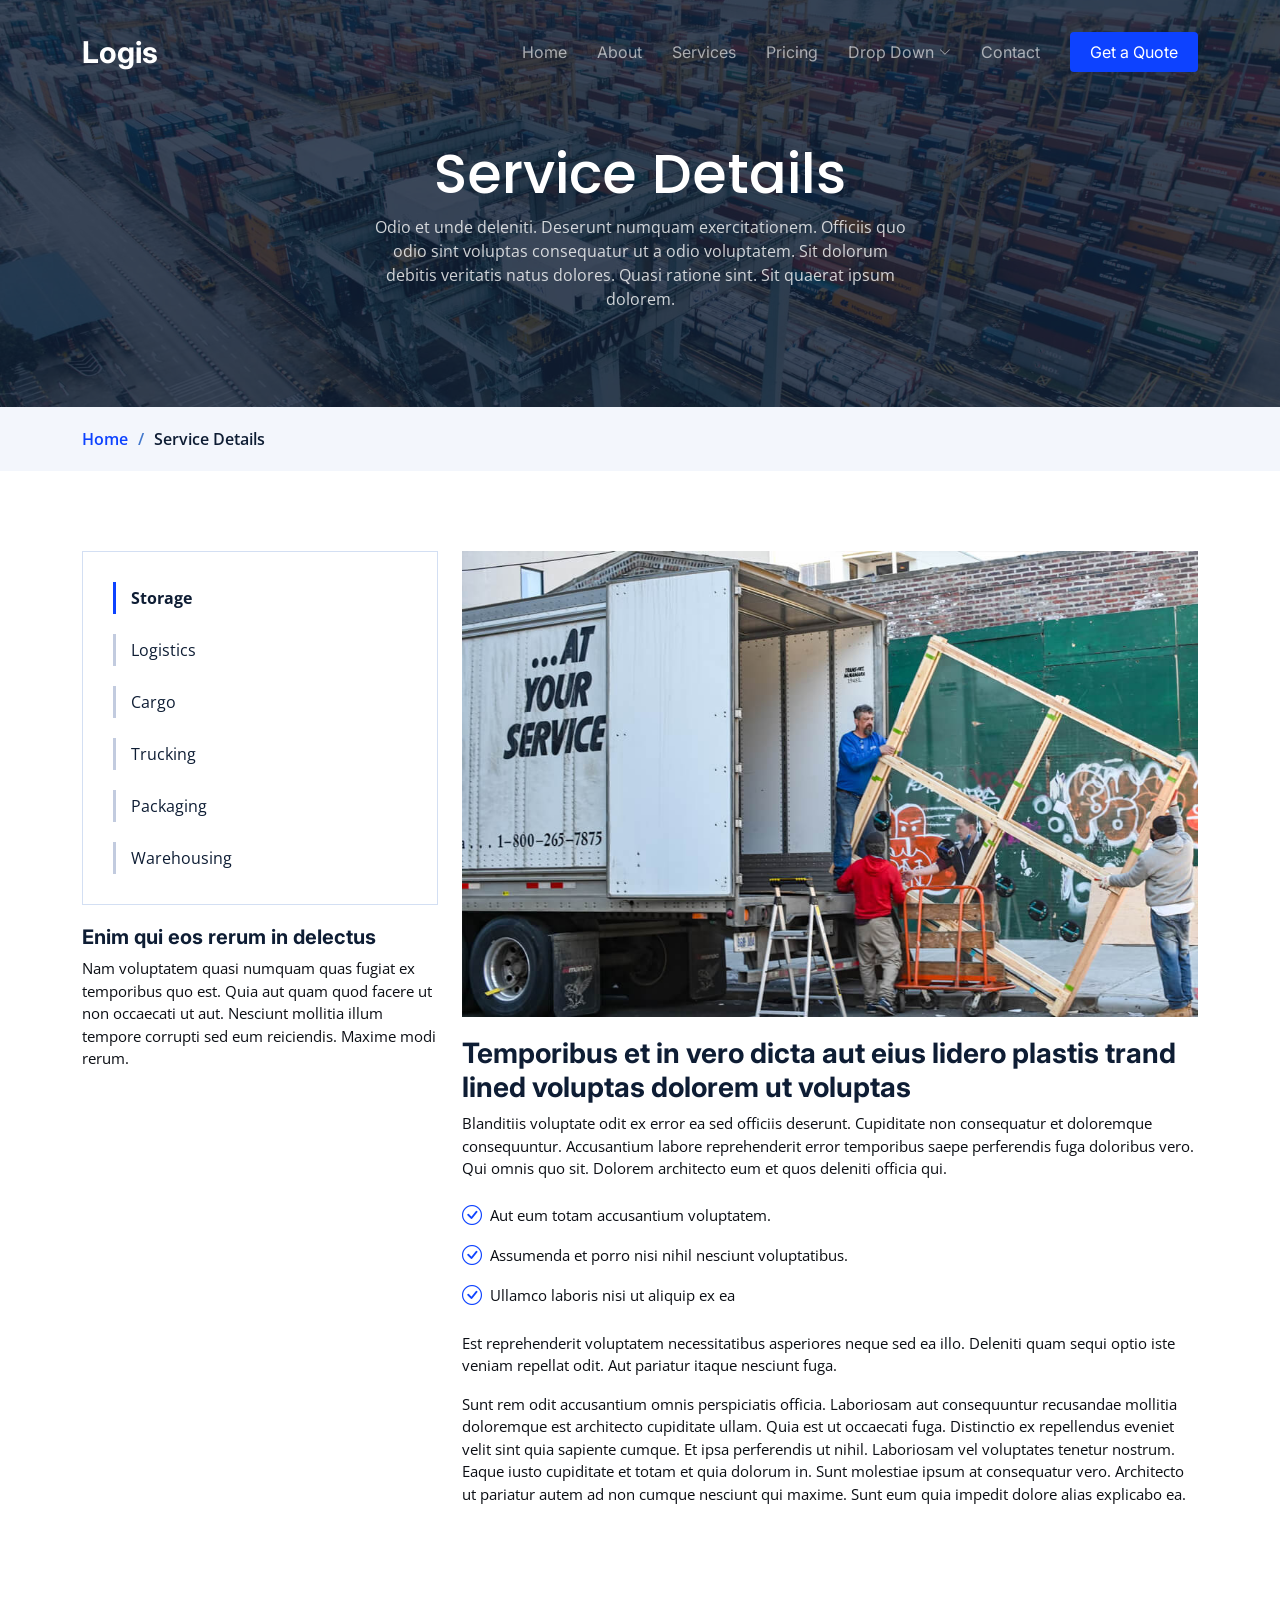
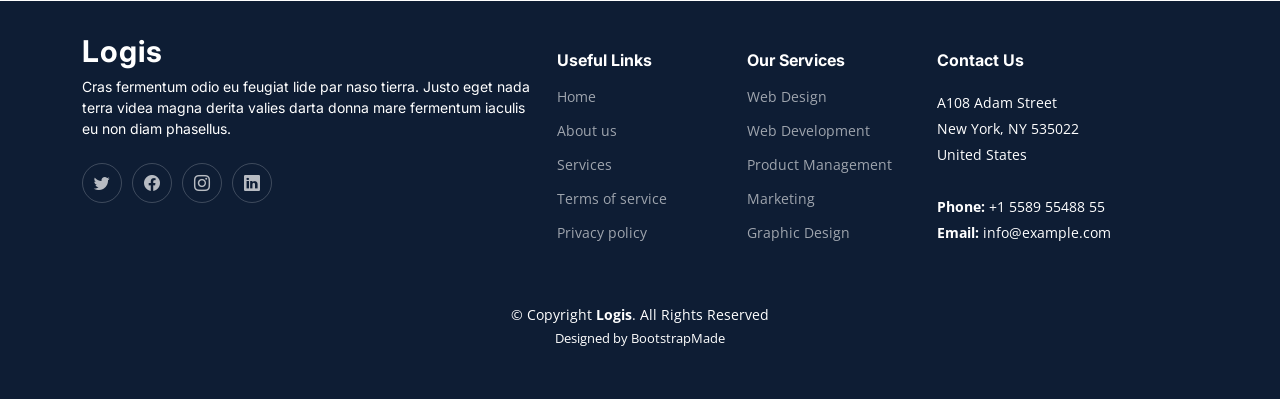
<file: service-details.html>
<!DOCTYPE html>
<html lang="en">

<head>
  <meta charset="utf-8">
  <meta content="width=device-width, initial-scale=1.0" name="viewport">

  <title>Logis Bootstrap Template - Service Details</title>
  <meta content="" name="description">
  <meta content="" name="keywords">

  <!-- Favicons -->
  <link href="assets/img/favicon.png" rel="icon">
  <link href="assets/img/apple-touch-icon.png" rel="apple-touch-icon">

  <!-- Google Fonts -->
  <link rel="preconnect" href="https://fonts.googleapis.com">
  <link rel="preconnect" href="https://fonts.gstatic.com" crossorigin>
  <link href="https://fonts.googleapis.com/css2?family=Open+Sans:ital,wght@0,300;0,400;0,500;0,600;0,700;1,300;1,400;1,600;1,700&family=Poppins:ital,wght@0,300;0,400;0,500;0,600;0,700;1,300;1,400;1,500;1,600;1,700&family=Inter:ital,wght@0,300;0,400;0,500;0,600;0,700;1,300;1,400;1,500;1,600;1,700&display=swap" rel="stylesheet">

  <!-- Vendor CSS Files -->
  <link href="assets/vendor/bootstrap/css/bootstrap.min.css" rel="stylesheet">
  <link href="assets/vendor/bootstrap-icons/bootstrap-icons.css" rel="stylesheet">
  <link href="assets/vendor/fontawesome-free/css/all.min.css" rel="stylesheet">
  <link href="assets/vendor/glightbox/css/glightbox.min.css" rel="stylesheet">
  <link href="assets/vendor/swiper/swiper-bundle.min.css" rel="stylesheet">
  <link href="assets/vendor/aos/aos.css" rel="stylesheet">

  <!-- Template Main CSS File -->
  <link href="assets/css/main.css" rel="stylesheet">

  <!-- =======================================================
  * Template Name: Logis
  * Updated: Jan 29 2024 with Bootstrap v5.3.2
  * Template URL: https://bootstrapmade.com/logis-bootstrap-logistics-website-template/
  * Author: BootstrapMade.com
  * License: https://bootstrapmade.com/license/
  ======================================================== -->
</head>

<body>

  <!-- ======= Header ======= -->
  <header id="header" class="header d-flex align-items-center fixed-top">
    <div class="container-fluid container-xl d-flex align-items-center justify-content-between">

      <a href="index.html" class="logo d-flex align-items-center">
        <!-- Uncomment the line below if you also wish to use an image logo -->
        <!-- <img src="assets/img/logo.png" alt=""> -->
        <h1>Logis</h1>
      </a>

      <i class="mobile-nav-toggle mobile-nav-show bi bi-list"></i>
      <i class="mobile-nav-toggle mobile-nav-hide d-none bi bi-x"></i>
      <nav id="navbar" class="navbar">
        <ul>
          <li><a href="index.html">Home</a></li>
          <li><a href="about.html">About</a></li>
          <li><a href="services.html">Services</a></li>
          <li><a href="pricing.html">Pricing</a></li>
          <li class="dropdown"><a href="#"><span>Drop Down</span> <i class="bi bi-chevron-down dropdown-indicator"></i></a>
            <ul>
              <li><a href="#">Drop Down 1</a></li>
              <li class="dropdown"><a href="#"><span>Deep Drop Down</span> <i class="bi bi-chevron-down dropdown-indicator"></i></a>
                <ul>
                  <li><a href="#">Deep Drop Down 1</a></li>
                  <li><a href="#">Deep Drop Down 2</a></li>
                  <li><a href="#">Deep Drop Down 3</a></li>
                  <li><a href="#">Deep Drop Down 4</a></li>
                  <li><a href="#">Deep Drop Down 5</a></li>
                </ul>
              </li>
              <li><a href="#">Drop Down 2</a></li>
              <li><a href="#">Drop Down 3</a></li>
              <li><a href="#">Drop Down 4</a></li>
            </ul>
          </li>
          <li><a href="contact.html">Contact</a></li>
          <li><a class="get-a-quote" href="get-a-quote.html">Get a Quote</a></li>
        </ul>
      </nav><!-- .navbar -->

    </div>
  </header><!-- End Header -->
  <!-- End Header -->

  <main id="main">

    <!-- ======= Breadcrumbs ======= -->
    <div class="breadcrumbs">
      <div class="page-header d-flex align-items-center" style="background-image: url('assets/img/page-header.jpg');">
        <div class="container position-relative">
          <div class="row d-flex justify-content-center">
            <div class="col-lg-6 text-center">
              <h2>Service Details</h2>
              <p>Odio et unde deleniti. Deserunt numquam exercitationem. Officiis quo odio sint voluptas consequatur ut a odio voluptatem. Sit dolorum debitis veritatis natus dolores. Quasi ratione sint. Sit quaerat ipsum dolorem.</p>
            </div>
          </div>
        </div>
      </div>
      <nav>
        <div class="container">
          <ol>
            <li><a href="index.html">Home</a></li>
            <li>Service Details</li>
          </ol>
        </div>
      </nav>
    </div><!-- End Breadcrumbs -->

    <!-- ======= Service Details Section ======= -->
    <section id="service-details" class="service-details">
      <div class="container" data-aos="fade-up">

        <div class="row gy-4">

          <div class="col-lg-4">
            <div class="services-list">
              <a href="#" class="active">Storage</a>
              <a href="#">Logistics</a>
              <a href="#">Cargo</a>
              <a href="#">Trucking</a>
              <a href="#">Packaging</a>
              <a href="#">Warehousing</a>
            </div>

            <h4>Enim qui eos rerum in delectus</h4>
            <p>Nam voluptatem quasi numquam quas fugiat ex temporibus quo est. Quia aut quam quod facere ut non occaecati ut aut. Nesciunt mollitia illum tempore corrupti sed eum reiciendis. Maxime modi rerum.</p>
          </div>

          <div class="col-lg-8">
            <img src="assets/img/service-details.jpg" alt="" class="img-fluid services-img">
            <h3>Temporibus et in vero dicta aut eius lidero plastis trand lined voluptas dolorem ut voluptas</h3>
            <p>
              Blanditiis voluptate odit ex error ea sed officiis deserunt. Cupiditate non consequatur et doloremque consequuntur. Accusantium labore reprehenderit error temporibus saepe perferendis fuga doloribus vero. Qui omnis quo sit. Dolorem architecto eum et quos deleniti officia qui.
            </p>
            <ul>
              <li><i class="bi bi-check-circle"></i> <span>Aut eum totam accusantium voluptatem.</span></li>
              <li><i class="bi bi-check-circle"></i> <span>Assumenda et porro nisi nihil nesciunt voluptatibus.</span></li>
              <li><i class="bi bi-check-circle"></i> <span>Ullamco laboris nisi ut aliquip ex ea</span></li>
            </ul>
            <p>
              Est reprehenderit voluptatem necessitatibus asperiores neque sed ea illo. Deleniti quam sequi optio iste veniam repellat odit. Aut pariatur itaque nesciunt fuga.
            </p>
            <p>
              Sunt rem odit accusantium omnis perspiciatis officia. Laboriosam aut consequuntur recusandae mollitia doloremque est architecto cupiditate ullam. Quia est ut occaecati fuga. Distinctio ex repellendus eveniet velit sint quia sapiente cumque. Et ipsa perferendis ut nihil. Laboriosam vel voluptates tenetur nostrum. Eaque iusto cupiditate et totam et quia dolorum in. Sunt molestiae ipsum at consequatur vero. Architecto ut pariatur autem ad non cumque nesciunt qui maxime. Sunt eum quia impedit dolore alias explicabo ea.
            </p>
          </div>

        </div>

      </div>
    </section><!-- End Service Details Section -->

  </main><!-- End #main -->

  <!-- ======= Footer ======= -->
  <footer id="footer" class="footer">

    <div class="container">
      <div class="row gy-4">
        <div class="col-lg-5 col-md-12 footer-info">
          <a href="index.html" class="logo d-flex align-items-center">
            <span>Logis</span>
          </a>
          <p>Cras fermentum odio eu feugiat lide par naso tierra. Justo eget nada terra videa magna derita valies darta donna mare fermentum iaculis eu non diam phasellus.</p>
          <div class="social-links d-flex mt-4">
            <a href="#" class="twitter"><i class="bi bi-twitter"></i></a>
            <a href="#" class="facebook"><i class="bi bi-facebook"></i></a>
            <a href="#" class="instagram"><i class="bi bi-instagram"></i></a>
            <a href="#" class="linkedin"><i class="bi bi-linkedin"></i></a>
          </div>
        </div>

        <div class="col-lg-2 col-6 footer-links">
          <h4>Useful Links</h4>
          <ul>
            <li><a href="#">Home</a></li>
            <li><a href="#">About us</a></li>
            <li><a href="#">Services</a></li>
            <li><a href="#">Terms of service</a></li>
            <li><a href="#">Privacy policy</a></li>
          </ul>
        </div>

        <div class="col-lg-2 col-6 footer-links">
          <h4>Our Services</h4>
          <ul>
            <li><a href="#">Web Design</a></li>
            <li><a href="#">Web Development</a></li>
            <li><a href="#">Product Management</a></li>
            <li><a href="#">Marketing</a></li>
            <li><a href="#">Graphic Design</a></li>
          </ul>
        </div>

        <div class="col-lg-3 col-md-12 footer-contact text-center text-md-start">
          <h4>Contact Us</h4>
          <p>
            A108 Adam Street <br>
            New York, NY 535022<br>
            United States <br><br>
            <strong>Phone:</strong> +1 5589 55488 55<br>
            <strong>Email:</strong> info@example.com<br>
          </p>

        </div>

      </div>
    </div>

    <div class="container mt-4">
      <div class="copyright">
        &copy; Copyright <strong><span>Logis</span></strong>. All Rights Reserved
      </div>
      <div class="credits">
        <!-- All the links in the footer should remain intact. -->
        <!-- You can delete the links only if you purchased the pro version. -->
        <!-- Licensing information: https://bootstrapmade.com/license/ -->
        <!-- Purchase the pro version with working PHP/AJAX contact form: https://bootstrapmade.com/logis-bootstrap-logistics-website-template/ -->
        Designed by <a href="https://bootstrapmade.com/">BootstrapMade</a>
      </div>
    </div>

  </footer><!-- End Footer -->
  <!-- End Footer -->

  <a href="#" class="scroll-top d-flex align-items-center justify-content-center"><i class="bi bi-arrow-up-short"></i></a>

  <div id="preloader"></div>

  <!-- Vendor JS Files -->
  <script src="assets/vendor/bootstrap/js/bootstrap.bundle.min.js"></script>
  <script src="assets/vendor/purecounter/purecounter_vanilla.js"></script>
  <script src="assets/vendor/glightbox/js/glightbox.min.js"></script>
  <script src="assets/vendor/swiper/swiper-bundle.min.js"></script>
  <script src="assets/vendor/aos/aos.js"></script>
  <script src="assets/vendor/php-email-form/validate.js"></script>

  <!-- Template Main JS File -->
  <script src="assets/js/main.js"></script>

</body>

</html>
</file>
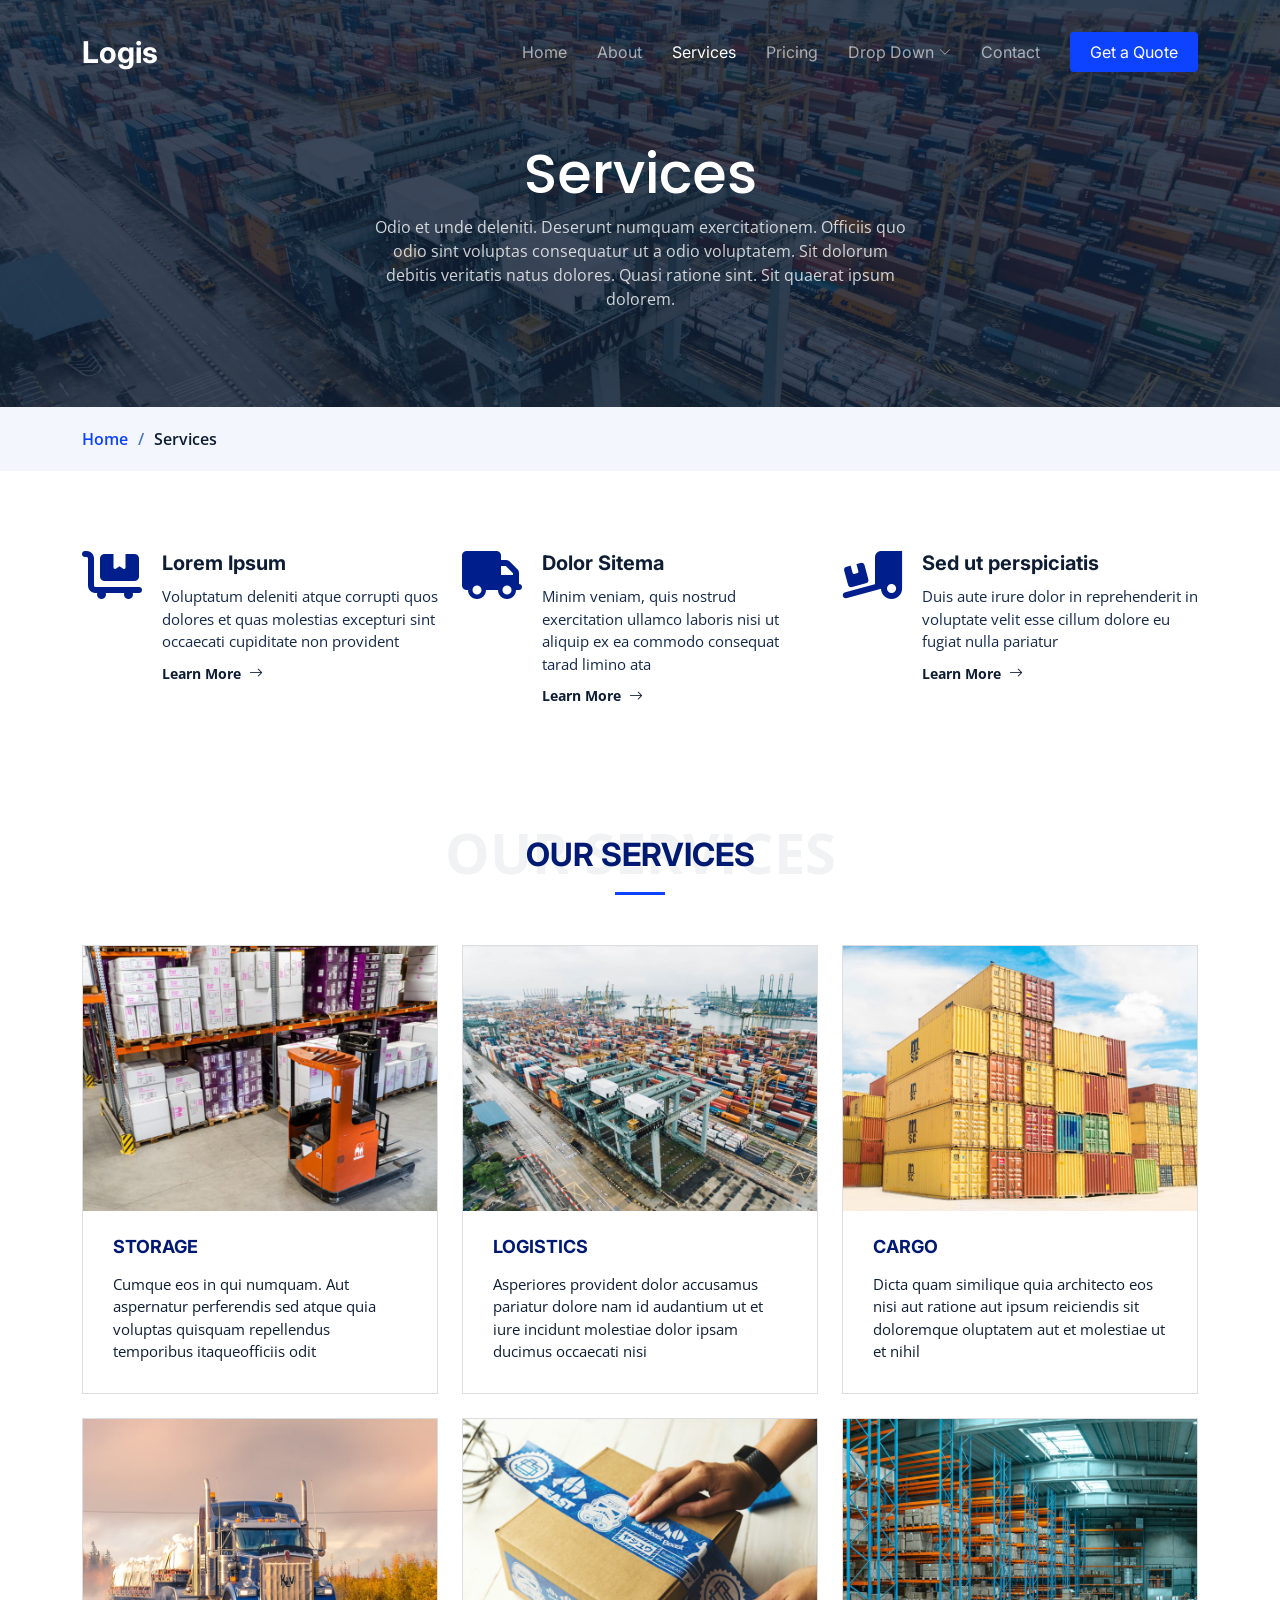
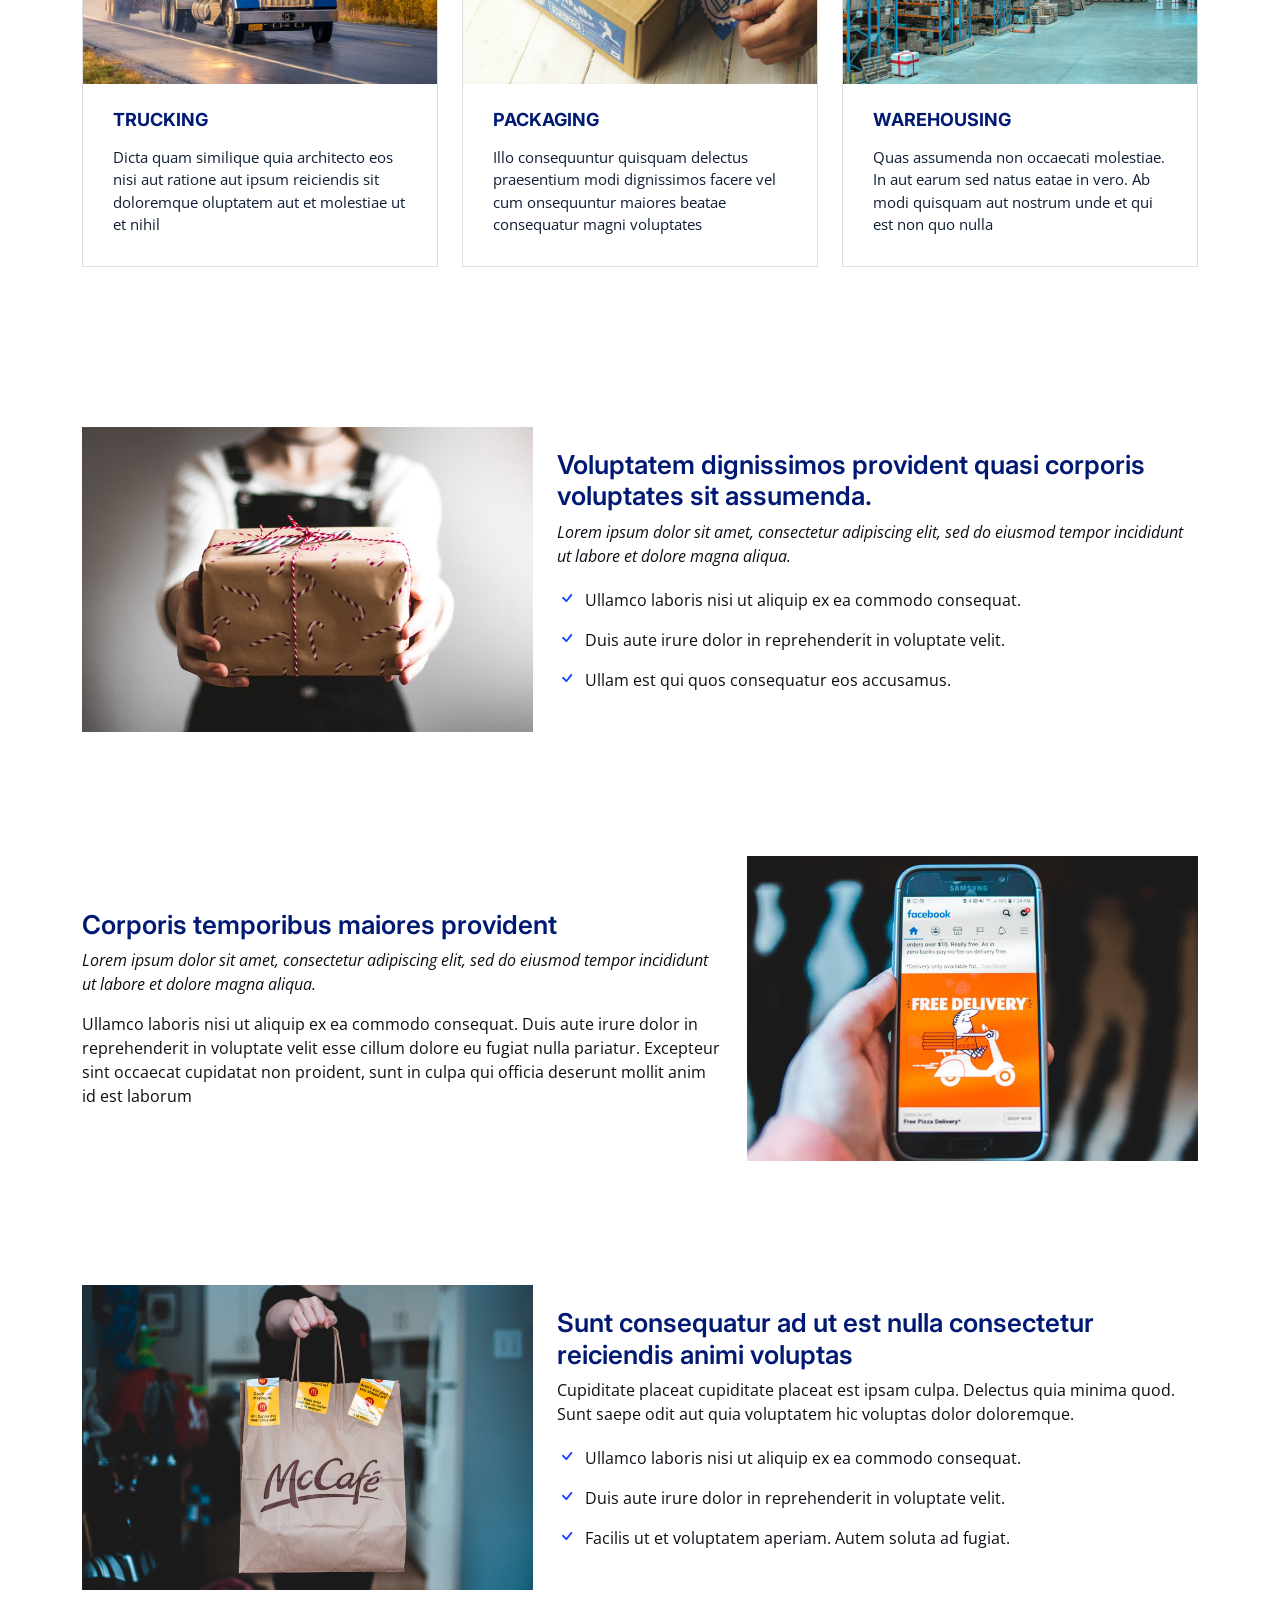
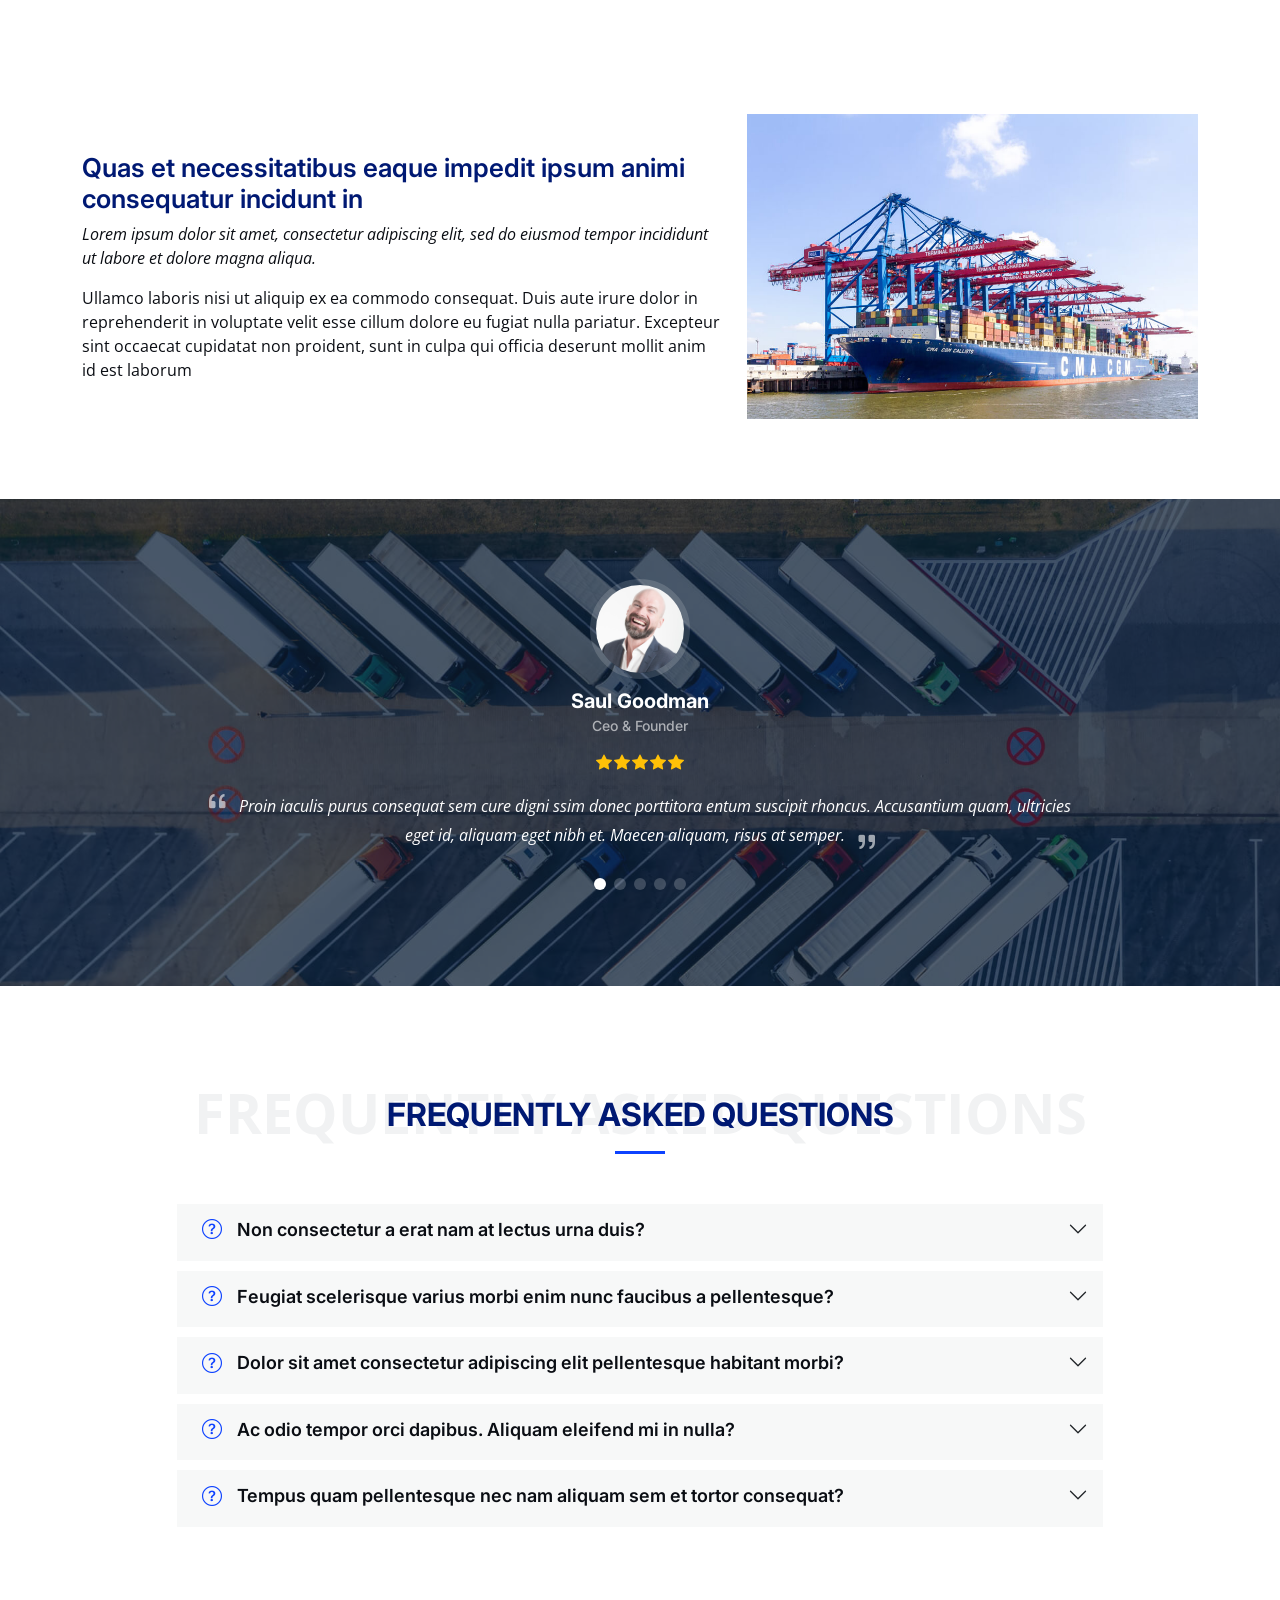
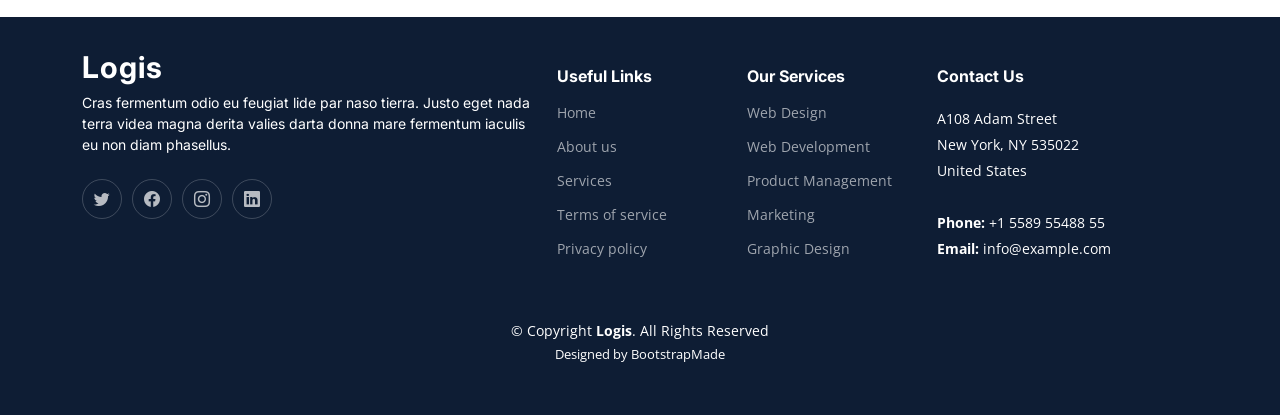
<file: services.html>
<!DOCTYPE html>
<html lang="en">

<head>
  <meta charset="utf-8">
  <meta content="width=device-width, initial-scale=1.0" name="viewport">

  <title>Logis Bootstrap Template - Services</title>
  <meta content="" name="description">
  <meta content="" name="keywords">

  <!-- Favicons -->
  <link href="assets/img/favicon.png" rel="icon">
  <link href="assets/img/apple-touch-icon.png" rel="apple-touch-icon">

  <!-- Google Fonts -->
  <link rel="preconnect" href="https://fonts.googleapis.com">
  <link rel="preconnect" href="https://fonts.gstatic.com" crossorigin>
  <link href="https://fonts.googleapis.com/css2?family=Open+Sans:ital,wght@0,300;0,400;0,500;0,600;0,700;1,300;1,400;1,600;1,700&family=Poppins:ital,wght@0,300;0,400;0,500;0,600;0,700;1,300;1,400;1,500;1,600;1,700&family=Inter:ital,wght@0,300;0,400;0,500;0,600;0,700;1,300;1,400;1,500;1,600;1,700&display=swap" rel="stylesheet">

  <!-- Vendor CSS Files -->
  <link href="assets/vendor/bootstrap/css/bootstrap.min.css" rel="stylesheet">
  <link href="assets/vendor/bootstrap-icons/bootstrap-icons.css" rel="stylesheet">
  <link href="assets/vendor/fontawesome-free/css/all.min.css" rel="stylesheet">
  <link href="assets/vendor/glightbox/css/glightbox.min.css" rel="stylesheet">
  <link href="assets/vendor/swiper/swiper-bundle.min.css" rel="stylesheet">
  <link href="assets/vendor/aos/aos.css" rel="stylesheet">

  <!-- Template Main CSS File -->
  <link href="assets/css/main.css" rel="stylesheet">

  <!-- =======================================================
  * Template Name: Logis
  * Updated: Jan 29 2024 with Bootstrap v5.3.2
  * Template URL: https://bootstrapmade.com/logis-bootstrap-logistics-website-template/
  * Author: BootstrapMade.com
  * License: https://bootstrapmade.com/license/
  ======================================================== -->
</head>

<body>

  <!-- ======= Header ======= -->
  <header id="header" class="header d-flex align-items-center fixed-top">
    <div class="container-fluid container-xl d-flex align-items-center justify-content-between">

      <a href="index.html" class="logo d-flex align-items-center">
        <!-- Uncomment the line below if you also wish to use an image logo -->
        <!-- <img src="assets/img/logo.png" alt=""> -->
        <h1>Logis</h1>
      </a>

      <i class="mobile-nav-toggle mobile-nav-show bi bi-list"></i>
      <i class="mobile-nav-toggle mobile-nav-hide d-none bi bi-x"></i>
      <nav id="navbar" class="navbar">
        <ul>
          <li><a href="index.html">Home</a></li>
          <li><a href="about.html">About</a></li>
          <li><a href="services.html" class="active">Services</a></li>
          <li><a href="pricing.html">Pricing</a></li>
          <li class="dropdown"><a href="#"><span>Drop Down</span> <i class="bi bi-chevron-down dropdown-indicator"></i></a>
            <ul>
              <li><a href="#">Drop Down 1</a></li>
              <li class="dropdown"><a href="#"><span>Deep Drop Down</span> <i class="bi bi-chevron-down dropdown-indicator"></i></a>
                <ul>
                  <li><a href="#">Deep Drop Down 1</a></li>
                  <li><a href="#">Deep Drop Down 2</a></li>
                  <li><a href="#">Deep Drop Down 3</a></li>
                  <li><a href="#">Deep Drop Down 4</a></li>
                  <li><a href="#">Deep Drop Down 5</a></li>
                </ul>
              </li>
              <li><a href="#">Drop Down 2</a></li>
              <li><a href="#">Drop Down 3</a></li>
              <li><a href="#">Drop Down 4</a></li>
            </ul>
          </li>
          <li><a href="contact.html">Contact</a></li>
          <li><a class="get-a-quote" href="get-a-quote.html">Get a Quote</a></li>
        </ul>
      </nav><!-- .navbar -->

    </div>
  </header><!-- End Header -->
  <!-- End Header -->

  <main id="main">

    <!-- ======= Breadcrumbs ======= -->
    <div class="breadcrumbs">
      <div class="page-header d-flex align-items-center" style="background-image: url('assets/img/page-header.jpg');">
        <div class="container position-relative">
          <div class="row d-flex justify-content-center">
            <div class="col-lg-6 text-center">
              <h2>Services</h2>
              <p>Odio et unde deleniti. Deserunt numquam exercitationem. Officiis quo odio sint voluptas consequatur ut a odio voluptatem. Sit dolorum debitis veritatis natus dolores. Quasi ratione sint. Sit quaerat ipsum dolorem.</p>
            </div>
          </div>
        </div>
      </div>
      <nav>
        <div class="container">
          <ol>
            <li><a href="index.html">Home</a></li>
            <li>Services</li>
          </ol>
        </div>
      </nav>
    </div><!-- End Breadcrumbs -->

    <!-- ======= Featured Services Section ======= -->
    <section id="featured-services" class="featured-services">
      <div class="container">

        <div class="row gy-4">

          <div class="col-lg-4 col-md-6 service-item d-flex" data-aos="fade-up">
            <div class="icon flex-shrink-0"><i class="fa-solid fa-cart-flatbed"></i></div>
            <div>
              <h4 class="title">Lorem Ipsum</h4>
              <p class="description">Voluptatum deleniti atque corrupti quos dolores et quas molestias excepturi sint occaecati cupiditate non provident</p>
              <a href="service-details.html" class="readmore stretched-link"><span>Learn More</span><i class="bi bi-arrow-right"></i></a>
            </div>
          </div>
          <!-- End Service Item -->

          <div class="col-lg-4 col-md-6 service-item d-flex" data-aos="fade-up" data-aos-delay="100">
            <div class="icon flex-shrink-0"><i class="fa-solid fa-truck"></i></div>
            <div>
              <h4 class="title">Dolor Sitema</h4>
              <p class="description">Minim veniam, quis nostrud exercitation ullamco laboris nisi ut aliquip ex ea commodo consequat tarad limino ata</p>
              <a href="service-details.html" class="readmore stretched-link"><span>Learn More</span><i class="bi bi-arrow-right"></i></a>
            </div>
          </div><!-- End Service Item -->

          <div class="col-lg-4 col-md-6 service-item d-flex" data-aos="fade-up" data-aos-delay="200">
            <div class="icon flex-shrink-0"><i class="fa-solid fa-truck-ramp-box"></i></div>
            <div>
              <h4 class="title">Sed ut perspiciatis</h4>
              <p class="description">Duis aute irure dolor in reprehenderit in voluptate velit esse cillum dolore eu fugiat nulla pariatur</p>
              <a href="service-details.html" class="readmore stretched-link"><span>Learn More</span><i class="bi bi-arrow-right"></i></a>
            </div>
          </div><!-- End Service Item -->

        </div>

      </div>
    </section><!-- End Featured Services Section -->

    <!-- ======= Services Section ======= -->
    <section id="service" class="services pt-0">
      <div class="container" data-aos="fade-up">

        <div class="section-header">
          <span>Our Services</span>
          <h2>Our Services</h2>

        </div>

        <div class="row gy-4">

          <div class="col-lg-4 col-md-6" data-aos="fade-up" data-aos-delay="100">
            <div class="card">
              <div class="card-img">
                <img src="assets/img/storage-service.jpg" alt="" class="img-fluid">
              </div>
              <h3><a href="service-details.html" class="stretched-link">Storage</a></h3>
              <p>Cumque eos in qui numquam. Aut aspernatur perferendis sed atque quia voluptas quisquam repellendus temporibus itaqueofficiis odit</p>
            </div>
          </div><!-- End Card Item -->

          <div class="col-lg-4 col-md-6" data-aos="fade-up" data-aos-delay="200">
            <div class="card">
              <div class="card-img">
                <img src="assets/img/logistics-service.jpg" alt="" class="img-fluid">
              </div>
              <h3><a href="service-details.html" class="stretched-link">Logistics</a></h3>
              <p>Asperiores provident dolor accusamus pariatur dolore nam id audantium ut et iure incidunt molestiae dolor ipsam ducimus occaecati nisi</p>
            </div>
          </div><!-- End Card Item -->

          <div class="col-lg-4 col-md-6" data-aos="fade-up" data-aos-delay="300">
            <div class="card">
              <div class="card-img">
                <img src="assets/img/cargo-service.jpg" alt="" class="img-fluid">
              </div>
              <h3><a href="service-details.html" class="stretched-link">Cargo</a></h3>
              <p>Dicta quam similique quia architecto eos nisi aut ratione aut ipsum reiciendis sit doloremque oluptatem aut et molestiae ut et nihil</p>
            </div>
          </div><!-- End Card Item -->

          <div class="col-lg-4 col-md-6" data-aos="fade-up" data-aos-delay="400">
            <div class="card">
              <div class="card-img">
                <img src="assets/img/trucking-service.jpg" alt="" class="img-fluid">
              </div>
              <h3><a href="service-details.html" class="stretched-link">Trucking</a></h3>
              <p>Dicta quam similique quia architecto eos nisi aut ratione aut ipsum reiciendis sit doloremque oluptatem aut et molestiae ut et nihil</p>
            </div>
          </div><!-- End Card Item -->

          <div class="col-lg-4 col-md-6" data-aos="fade-up" data-aos-delay="500">
            <div class="card">
              <div class="card-img">
                <img src="assets/img/packaging-service.jpg" alt="" class="img-fluid">
              </div>
              <h3><a href="service-details.html" class="stretched-link">Packaging</a></h3>
              <p>Illo consequuntur quisquam delectus praesentium modi dignissimos facere vel cum onsequuntur maiores beatae consequatur magni voluptates</p>
            </div>
          </div><!-- End Card Item -->

          <div class="col-lg-4 col-md-6" data-aos="fade-up" data-aos-delay="600">
            <div class="card">
              <div class="card-img">
                <img src="assets/img/warehousing-service.jpg" alt="" class="img-fluid">
              </div>
              <h3><a href="service-details.html" class="stretched-link">Warehousing</a></h3>
              <p>Quas assumenda non occaecati molestiae. In aut earum sed natus eatae in vero. Ab modi quisquam aut nostrum unde et qui est non quo nulla</p>
            </div>
          </div><!-- End Card Item -->

        </div>

      </div>
    </section><!-- End Services Section -->

    <!-- ======= Features Section ======= -->
    <section id="features" class="features">
      <div class="container">

        <div class="row gy-4 align-items-center features-item" data-aos="fade-up">

          <div class="col-md-5">
            <img src="assets/img/features-1.jpg" class="img-fluid" alt="">
          </div>
          <div class="col-md-7">
            <h3>Voluptatem dignissimos provident quasi corporis voluptates sit assumenda.</h3>
            <p class="fst-italic">
              Lorem ipsum dolor sit amet, consectetur adipiscing elit, sed do eiusmod tempor incididunt ut labore et dolore
              magna aliqua.
            </p>
            <ul>
              <li><i class="bi bi-check"></i> Ullamco laboris nisi ut aliquip ex ea commodo consequat.</li>
              <li><i class="bi bi-check"></i> Duis aute irure dolor in reprehenderit in voluptate velit.</li>
              <li><i class="bi bi-check"></i> Ullam est qui quos consequatur eos accusamus.</li>
            </ul>
          </div>
        </div><!-- Features Item -->

        <div class="row gy-4 align-items-center features-item" data-aos="fade-up">
          <div class="col-md-5 order-1 order-md-2">
            <img src="assets/img/features-2.jpg" class="img-fluid" alt="">
          </div>
          <div class="col-md-7 order-2 order-md-1">
            <h3>Corporis temporibus maiores provident</h3>
            <p class="fst-italic">
              Lorem ipsum dolor sit amet, consectetur adipiscing elit, sed do eiusmod tempor incididunt ut labore et dolore
              magna aliqua.
            </p>
            <p>
              Ullamco laboris nisi ut aliquip ex ea commodo consequat. Duis aute irure dolor in reprehenderit in voluptate
              velit esse cillum dolore eu fugiat nulla pariatur. Excepteur sint occaecat cupidatat non proident, sunt in
              culpa qui officia deserunt mollit anim id est laborum
            </p>
          </div>
        </div><!-- Features Item -->

        <div class="row gy-4 align-items-center features-item" data-aos="fade-up">
          <div class="col-md-5">
            <img src="assets/img/features-3.jpg" class="img-fluid" alt="">
          </div>
          <div class="col-md-7">
            <h3>Sunt consequatur ad ut est nulla consectetur reiciendis animi voluptas</h3>
            <p>Cupiditate placeat cupiditate placeat est ipsam culpa. Delectus quia minima quod. Sunt saepe odit aut quia voluptatem hic voluptas dolor doloremque.</p>
            <ul>
              <li><i class="bi bi-check"></i> Ullamco laboris nisi ut aliquip ex ea commodo consequat.</li>
              <li><i class="bi bi-check"></i> Duis aute irure dolor in reprehenderit in voluptate velit.</li>
              <li><i class="bi bi-check"></i> Facilis ut et voluptatem aperiam. Autem soluta ad fugiat.</li>
            </ul>
          </div>
        </div><!-- Features Item -->

        <div class="row gy-4 align-items-center features-item" data-aos="fade-up">
          <div class="col-md-5 order-1 order-md-2">
            <img src="assets/img/features-4.jpg" class="img-fluid" alt="">
          </div>
          <div class="col-md-7 order-2 order-md-1">
            <h3>Quas et necessitatibus eaque impedit ipsum animi consequatur incidunt in</h3>
            <p class="fst-italic">
              Lorem ipsum dolor sit amet, consectetur adipiscing elit, sed do eiusmod tempor incididunt ut labore et dolore
              magna aliqua.
            </p>
            <p>
              Ullamco laboris nisi ut aliquip ex ea commodo consequat. Duis aute irure dolor in reprehenderit in voluptate
              velit esse cillum dolore eu fugiat nulla pariatur. Excepteur sint occaecat cupidatat non proident, sunt in
              culpa qui officia deserunt mollit anim id est laborum
            </p>
          </div>
        </div><!-- Features Item -->

      </div>
    </section><!-- End Features Section -->

    <!-- ======= Testimonials Section ======= -->
    <section id="testimonials" class="testimonials">
      <div class="container">

        <div class="slides-1 swiper" data-aos="fade-up">
          <div class="swiper-wrapper">

            <div class="swiper-slide">
              <div class="testimonial-item">
                <img src="assets/img/testimonials/testimonials-1.jpg" class="testimonial-img" alt="">
                <h3>Saul Goodman</h3>
                <h4>Ceo &amp; Founder</h4>
                <div class="stars">
                  <i class="bi bi-star-fill"></i><i class="bi bi-star-fill"></i><i class="bi bi-star-fill"></i><i class="bi bi-star-fill"></i><i class="bi bi-star-fill"></i>
                </div>
                <p>
                  <i class="bi bi-quote quote-icon-left"></i>
                  Proin iaculis purus consequat sem cure digni ssim donec porttitora entum suscipit rhoncus. Accusantium quam, ultricies eget id, aliquam eget nibh et. Maecen aliquam, risus at semper.
                  <i class="bi bi-quote quote-icon-right"></i>
                </p>
              </div>
            </div><!-- End testimonial item -->

            <div class="swiper-slide">
              <div class="testimonial-item">
                <img src="assets/img/testimonials/testimonials-2.jpg" class="testimonial-img" alt="">
                <h3>Sara Wilsson</h3>
                <h4>Designer</h4>
                <div class="stars">
                  <i class="bi bi-star-fill"></i><i class="bi bi-star-fill"></i><i class="bi bi-star-fill"></i><i class="bi bi-star-fill"></i><i class="bi bi-star-fill"></i>
                </div>
                <p>
                  <i class="bi bi-quote quote-icon-left"></i>
                  Export tempor illum tamen malis malis eram quae irure esse labore quem cillum quid cillum eram malis quorum velit fore eram velit sunt aliqua noster fugiat irure amet legam anim culpa.
                  <i class="bi bi-quote quote-icon-right"></i>
                </p>
              </div>
            </div><!-- End testimonial item -->

            <div class="swiper-slide">
              <div class="testimonial-item">
                <img src="assets/img/testimonials/testimonials-3.jpg" class="testimonial-img" alt="">
                <h3>Jena Karlis</h3>
                <h4>Store Owner</h4>
                <div class="stars">
                  <i class="bi bi-star-fill"></i><i class="bi bi-star-fill"></i><i class="bi bi-star-fill"></i><i class="bi bi-star-fill"></i><i class="bi bi-star-fill"></i>
                </div>
                <p>
                  <i class="bi bi-quote quote-icon-left"></i>
                  Enim nisi quem export duis labore cillum quae magna enim sint quorum nulla quem veniam duis minim tempor labore quem eram duis noster aute amet eram fore quis sint minim.
                  <i class="bi bi-quote quote-icon-right"></i>
                </p>
              </div>
            </div><!-- End testimonial item -->

            <div class="swiper-slide">
              <div class="testimonial-item">
                <img src="assets/img/testimonials/testimonials-4.jpg" class="testimonial-img" alt="">
                <h3>Matt Brandon</h3>
                <h4>Freelancer</h4>
                <div class="stars">
                  <i class="bi bi-star-fill"></i><i class="bi bi-star-fill"></i><i class="bi bi-star-fill"></i><i class="bi bi-star-fill"></i><i class="bi bi-star-fill"></i>
                </div>
                <p>
                  <i class="bi bi-quote quote-icon-left"></i>
                  Fugiat enim eram quae cillum dolore dolor amet nulla culpa multos export minim fugiat minim velit minim dolor enim duis veniam ipsum anim magna sunt elit fore quem dolore labore illum veniam.
                  <i class="bi bi-quote quote-icon-right"></i>
                </p>
              </div>
            </div><!-- End testimonial item -->

            <div class="swiper-slide">
              <div class="testimonial-item">
                <img src="assets/img/testimonials/testimonials-5.jpg" class="testimonial-img" alt="">
                <h3>John Larson</h3>
                <h4>Entrepreneur</h4>
                <div class="stars">
                  <i class="bi bi-star-fill"></i><i class="bi bi-star-fill"></i><i class="bi bi-star-fill"></i><i class="bi bi-star-fill"></i><i class="bi bi-star-fill"></i>
                </div>
                <p>
                  <i class="bi bi-quote quote-icon-left"></i>
                  Quis quorum aliqua sint quem legam fore sunt eram irure aliqua veniam tempor noster veniam enim culpa labore duis sunt culpa nulla illum cillum fugiat legam esse veniam culpa fore nisi cillum quid.
                  <i class="bi bi-quote quote-icon-right"></i>
                </p>
              </div>
            </div><!-- End testimonial item -->

          </div>
          <div class="swiper-pagination"></div>
        </div>

      </div>
    </section><!-- End Testimonials Section -->

    <!-- ======= Frequently Asked Questions Section ======= -->
    <section id="faq" class="faq">
      <div class="container" data-aos="fade-up">

        <div class="section-header">
          <span>Frequently Asked Questions</span>
          <h2>Frequently Asked Questions</h2>

        </div>

        <div class="row justify-content-center" data-aos="fade-up" data-aos-delay="200">
          <div class="col-lg-10">

            <div class="accordion accordion-flush" id="faqlist">

              <div class="accordion-item">
                <h3 class="accordion-header">
                  <button class="accordion-button collapsed" type="button" data-bs-toggle="collapse" data-bs-target="#faq-content-1">
                    <i class="bi bi-question-circle question-icon"></i>
                    Non consectetur a erat nam at lectus urna duis?
                  </button>
                </h3>
                <div id="faq-content-1" class="accordion-collapse collapse" data-bs-parent="#faqlist">
                  <div class="accordion-body">
                    Feugiat pretium nibh ipsum consequat. Tempus iaculis urna id volutpat lacus laoreet non curabitur gravida. Venenatis lectus magna fringilla urna porttitor rhoncus dolor purus non.
                  </div>
                </div>
              </div><!-- # Faq item-->

              <div class="accordion-item">
                <h3 class="accordion-header">
                  <button class="accordion-button collapsed" type="button" data-bs-toggle="collapse" data-bs-target="#faq-content-2">
                    <i class="bi bi-question-circle question-icon"></i>
                    Feugiat scelerisque varius morbi enim nunc faucibus a pellentesque?
                  </button>
                </h3>
                <div id="faq-content-2" class="accordion-collapse collapse" data-bs-parent="#faqlist">
                  <div class="accordion-body">
                    Dolor sit amet consectetur adipiscing elit pellentesque habitant morbi. Id interdum velit laoreet id donec ultrices. Fringilla phasellus faucibus scelerisque eleifend donec pretium. Est pellentesque elit ullamcorper dignissim. Mauris ultrices eros in cursus turpis massa tincidunt dui.
                  </div>
                </div>
              </div><!-- # Faq item-->

              <div class="accordion-item">
                <h3 class="accordion-header">
                  <button class="accordion-button collapsed" type="button" data-bs-toggle="collapse" data-bs-target="#faq-content-3">
                    <i class="bi bi-question-circle question-icon"></i>
                    Dolor sit amet consectetur adipiscing elit pellentesque habitant morbi?
                  </button>
                </h3>
                <div id="faq-content-3" class="accordion-collapse collapse" data-bs-parent="#faqlist">
                  <div class="accordion-body">
                    Eleifend mi in nulla posuere sollicitudin aliquam ultrices sagittis orci. Faucibus pulvinar elementum integer enim. Sem nulla pharetra diam sit amet nisl suscipit. Rutrum tellus pellentesque eu tincidunt. Lectus urna duis convallis convallis tellus. Urna molestie at elementum eu facilisis sed odio morbi quis
                  </div>
                </div>
              </div><!-- # Faq item-->

              <div class="accordion-item">
                <h3 class="accordion-header">
                  <button class="accordion-button collapsed" type="button" data-bs-toggle="collapse" data-bs-target="#faq-content-4">
                    <i class="bi bi-question-circle question-icon"></i>
                    Ac odio tempor orci dapibus. Aliquam eleifend mi in nulla?
                  </button>
                </h3>
                <div id="faq-content-4" class="accordion-collapse collapse" data-bs-parent="#faqlist">
                  <div class="accordion-body">
                    <i class="bi bi-question-circle question-icon"></i>
                    Dolor sit amet consectetur adipiscing elit pellentesque habitant morbi. Id interdum velit laoreet id donec ultrices. Fringilla phasellus faucibus scelerisque eleifend donec pretium. Est pellentesque elit ullamcorper dignissim. Mauris ultrices eros in cursus turpis massa tincidunt dui.
                  </div>
                </div>
              </div><!-- # Faq item-->

              <div class="accordion-item">
                <h3 class="accordion-header">
                  <button class="accordion-button collapsed" type="button" data-bs-toggle="collapse" data-bs-target="#faq-content-5">
                    <i class="bi bi-question-circle question-icon"></i>
                    Tempus quam pellentesque nec nam aliquam sem et tortor consequat?
                  </button>
                </h3>
                <div id="faq-content-5" class="accordion-collapse collapse" data-bs-parent="#faqlist">
                  <div class="accordion-body">
                    Molestie a iaculis at erat pellentesque adipiscing commodo. Dignissim suspendisse in est ante in. Nunc vel risus commodo viverra maecenas accumsan. Sit amet nisl suscipit adipiscing bibendum est. Purus gravida quis blandit turpis cursus in
                  </div>
                </div>
              </div><!-- # Faq item-->

            </div>

          </div>
        </div>

      </div>
    </section><!-- End Frequently Asked Questions Section -->

  </main><!-- End #main -->

  <!-- ======= Footer ======= -->
  <footer id="footer" class="footer">

    <div class="container">
      <div class="row gy-4">
        <div class="col-lg-5 col-md-12 footer-info">
          <a href="index.html" class="logo d-flex align-items-center">
            <span>Logis</span>
          </a>
          <p>Cras fermentum odio eu feugiat lide par naso tierra. Justo eget nada terra videa magna derita valies darta donna mare fermentum iaculis eu non diam phasellus.</p>
          <div class="social-links d-flex mt-4">
            <a href="#" class="twitter"><i class="bi bi-twitter"></i></a>
            <a href="#" class="facebook"><i class="bi bi-facebook"></i></a>
            <a href="#" class="instagram"><i class="bi bi-instagram"></i></a>
            <a href="#" class="linkedin"><i class="bi bi-linkedin"></i></a>
          </div>
        </div>

        <div class="col-lg-2 col-6 footer-links">
          <h4>Useful Links</h4>
          <ul>
            <li><a href="#">Home</a></li>
            <li><a href="#">About us</a></li>
            <li><a href="#">Services</a></li>
            <li><a href="#">Terms of service</a></li>
            <li><a href="#">Privacy policy</a></li>
          </ul>
        </div>

        <div class="col-lg-2 col-6 footer-links">
          <h4>Our Services</h4>
          <ul>
            <li><a href="#">Web Design</a></li>
            <li><a href="#">Web Development</a></li>
            <li><a href="#">Product Management</a></li>
            <li><a href="#">Marketing</a></li>
            <li><a href="#">Graphic Design</a></li>
          </ul>
        </div>

        <div class="col-lg-3 col-md-12 footer-contact text-center text-md-start">
          <h4>Contact Us</h4>
          <p>
            A108 Adam Street <br>
            New York, NY 535022<br>
            United States <br><br>
            <strong>Phone:</strong> +1 5589 55488 55<br>
            <strong>Email:</strong> info@example.com<br>
          </p>

        </div>

      </div>
    </div>

    <div class="container mt-4">
      <div class="copyright">
        &copy; Copyright <strong><span>Logis</span></strong>. All Rights Reserved
      </div>
      <div class="credits">
        <!-- All the links in the footer should remain intact. -->
        <!-- You can delete the links only if you purchased the pro version. -->
        <!-- Licensing information: https://bootstrapmade.com/license/ -->
        <!-- Purchase the pro version with working PHP/AJAX contact form: https://bootstrapmade.com/logis-bootstrap-logistics-website-template/ -->
        Designed by <a href="https://bootstrapmade.com/">BootstrapMade</a>
      </div>
    </div>

  </footer><!-- End Footer -->
  <!-- End Footer -->

  <a href="#" class="scroll-top d-flex align-items-center justify-content-center"><i class="bi bi-arrow-up-short"></i></a>

  <div id="preloader"></div>

  <!-- Vendor JS Files -->
  <script src="assets/vendor/bootstrap/js/bootstrap.bundle.min.js"></script>
  <script src="assets/vendor/purecounter/purecounter_vanilla.js"></script>
  <script src="assets/vendor/glightbox/js/glightbox.min.js"></script>
  <script src="assets/vendor/swiper/swiper-bundle.min.js"></script>
  <script src="assets/vendor/aos/aos.js"></script>
  <script src="assets/vendor/php-email-form/validate.js"></script>

  <!-- Template Main JS File -->
  <script src="assets/js/main.js"></script>

</body>

</html>
</file>
<file: assets/css/main.css>
/**
* Template Name: Logis
* Updated: Jan 29 2024 with Bootstrap v5.3.2
* Template URL: https://bootstrapmade.com/logis-bootstrap-logistics-website-template/
* Author: BootstrapMade.com
* License: https://bootstrapmade.com/license/
*/

/*--------------------------------------------------------------
# Set main reusable colors and fonts using CSS variables
# Learn more about CSS variables at https://developer.mozilla.org/en-US/docs/Web/CSS/Using_CSS_custom_properties
--------------------------------------------------------------*/
/* Fonts */
:root {
  --font-default: "Open Sans", system-ui, -apple-system, "Segoe UI", Roboto, "Helvetica Neue", Arial, "Noto Sans", "Liberation Sans", sans-serif, "Apple Color Emoji", "Segoe UI Emoji", "Segoe UI Symbol", "Noto Color Emoji";
  --font-primary: "Inter", sans-serif;
  --font-secondary: "Poppins", sans-serif;
}

/* Colors */
:root {
  --color-default: #0a0d13;
  --color-primary: #0d42ff;
  --color-secondary: #0e1d34;
}

/* Smooth scroll behavior */
:root {
  scroll-behavior: smooth;
}

/*--------------------------------------------------------------
# General
--------------------------------------------------------------*/
body {
  font-family: var(--font-default);
  color: var(--color-default);
}

a {
  color: var(--color-primary);
  text-decoration: none;
}

a:hover {
  color: #406aff;
  text-decoration: none;
}

h1,
h2,
h3,
h4,
h5,
h6 {
  font-family: var(--font-primary);
}

/*--------------------------------------------------------------
# Sections & Section Header
--------------------------------------------------------------*/
section {
  padding: 80px 0;
  overflow: hidden;
}

.section-header {
  text-align: center;
  padding: 30px 0;
  position: relative;
}

.section-header h2 {
  font-size: 32px;
  font-weight: 700;
  text-transform: uppercase;
  margin-bottom: 20px;
  padding-bottom: 0;
  color: #001973;
  position: relative;
  z-index: 2;
  margin-bottom: 20px;
  padding-bottom: 20px;
  position: relative;
}

.section-header h2:after {
  content: "";
  position: absolute;
  display: block;
  width: 50px;
  height: 3px;
  background: var(--color-primary);
  left: 0;
  right: 0;
  bottom: 0;
  margin: auto;
}

.section-header span {
  position: absolute;
  top: 46px;
  color: rgba(14, 29, 52, 0.06);
  left: 0;
  right: 0;
  z-index: 1;
  font-weight: 700;
  font-size: 56px;
  text-transform: uppercase;
  line-height: 0;
}

.section-header p {
  margin-bottom: 0;
  position: relative;
  z-index: 2;
}

@media (max-width: 640px) {
  .section-header h2 {
    font-size: 28px;
    margin-bottom: 15px;
  }

  .section-header span {
    font-size: 38px;
  }
}

/*--------------------------------------------------------------
# Breadcrumbs
--------------------------------------------------------------*/
.breadcrumbs .page-header {
  padding: 140px 0 80px 0;
  position: relative;
  background-size: cover;
  background-position: center;
  background-repeat: no-repeat;
}

.breadcrumbs .page-header:before {
  content: "";
  background-color: rgba(14, 29, 52, 0.8);
  position: absolute;
  inset: 0;
}

.breadcrumbs .page-header h2 {
  font-size: 56px;
  font-weight: 500;
  color: #fff;
  font-family: var(--font-secondary);
}

.breadcrumbs .page-header p {
  color: rgba(255, 255, 255, 0.8);
}

.breadcrumbs nav {
  background-color: #f3f6fc;
  padding: 20px 0;
}

.breadcrumbs nav ol {
  display: flex;
  flex-wrap: wrap;
  list-style: none;
  margin: 0;
  padding: 0;
  font-size: 16px;
  font-weight: 600;
  color: var(--color-secondary);
}

.breadcrumbs nav ol a {
  color: var(--color-primary);
  transition: 0.3s;
}

.breadcrumbs nav ol a:hover {
  text-decoration: underline;
}

.breadcrumbs nav ol li+li {
  padding-left: 10px;
}

.breadcrumbs nav ol li+li::before {
  display: inline-block;
  padding-right: 10px;
  color: #4278cc;
  content: "/";
}

/*--------------------------------------------------------------
# Scroll top button
--------------------------------------------------------------*/
.scroll-top {
  position: fixed;
  visibility: hidden;
  opacity: 0;
  right: 15px;
  bottom: 15px;
  z-index: 99999;
  background: var(--color-primary);
  width: 40px;
  height: 40px;
  border-radius: 4px;
  transition: all 0.4s;
}

.scroll-top i {
  font-size: 24px;
  color: #fff;
  line-height: 0;
}

.scroll-top:hover {
  background: rgba(13, 66, 255, 0.8);
  color: #fff;
}

.scroll-top.active {
  visibility: visible;
  opacity: 1;
}

/*--------------------------------------------------------------
# Preloader
--------------------------------------------------------------*/
#preloader {
  position: fixed;
  inset: 0;
  z-index: 9999;
  overflow: hidden;
  background: #fff;
  transition: all 0.6s ease-out;
  width: 100%;
  height: 100vh;
}

#preloader:before,
#preloader:after {
  content: "";
  position: absolute;
  border: 4px solid var(--color-primary);
  border-radius: 50%;
  animation: animate-preloader 2s cubic-bezier(0, 0.2, 0.8, 1) infinite;
}

#preloader:after {
  animation-delay: -0.5s;
}

@keyframes animate-preloader {
  0% {
    width: 10px;
    height: 10px;
    top: calc(50% - 5px);
    left: calc(50% - 5px);
    opacity: 1;
  }

  100% {
    width: 72px;
    height: 72px;
    top: calc(50% - 36px);
    left: calc(50% - 36px);
    opacity: 0;
  }
}

/*--------------------------------------------------------------
# Disable aos animation delay on mobile devices
--------------------------------------------------------------*/
@media screen and (max-width: 768px) {
  [data-aos-delay] {
    transition-delay: 0 !important;
  }
}

/*--------------------------------------------------------------
# Header
--------------------------------------------------------------*/
.header {
  transition: all 0.5s;
  z-index: 997;
  padding: 30px 0;
}

.header.sticked {
  background: rgba(14, 29, 52, 0.9);
  padding: 15px 0;
  box-shadow: 0px 2px 20px rgba(14, 29, 52, 0.1);
}

.header .logo img {
  max-height: 40px;
  margin-right: 6px;
}

.header .logo h1 {
  font-size: 30px;
  margin: 0;
  font-weight: 700;
  color: #fff;
  font-family: var(--font-primary);
}

/*--------------------------------------------------------------
# Desktop Navigation
--------------------------------------------------------------*/
@media (min-width: 1280px) {
  .navbar {
    padding: 0;
  }

  .navbar ul {
    margin: 0;
    padding: 0;
    display: flex;
    list-style: none;
    align-items: center;
  }

  .navbar li {
    position: relative;
  }

  .navbar a,
  .navbar a:focus {
    display: flex;
    align-items: center;
    justify-content: space-between;
    padding: 10px 0 10px 30px;
    font-family: var(--font-primary);
    font-size: 16px;
    font-weight: 400;
    color: rgba(255, 255, 255, 0.6);
    white-space: nowrap;
    transition: 0.3s;
  }

  .navbar a i,
  .navbar a:focus i {
    font-size: 12px;
    line-height: 0;
    margin-left: 5px;
  }

  .navbar a:hover,
  .navbar .active,
  .navbar .active:focus,
  .navbar li:hover>a {
    color: #fff;
  }

  .navbar .get-a-quote,
  .navbar .get-a-quote:focus {
    background: var(--color-primary);
    padding: 8px 20px;
    margin-left: 30px;
    border-radius: 4px;
    color: #fff;
  }

  .navbar .get-a-quote:hover,
  .navbar .get-a-quote:focus:hover {
    color: #fff;
    background: #2756ff;
  }

  .navbar .dropdown ul {
    display: block;
    position: absolute;
    left: 14px;
    top: calc(100% + 30px);
    margin: 0;
    padding: 10px 0;
    z-index: 99;
    opacity: 0;
    visibility: hidden;
    background: #fff;
    box-shadow: 0px 0px 30px rgba(127, 137, 161, 0.25);
    transition: 0.3s;
    border-radius: 4px;
  }

  .navbar .dropdown ul li {
    min-width: 200px;
  }

  .navbar .dropdown ul a {
    padding: 10px 20px;
    font-size: 15px;
    text-transform: none;
    font-weight: 400;
    color: var(--color-secondary);
  }

  .navbar .dropdown ul a i {
    font-size: 12px;
  }

  .navbar .dropdown ul a:hover,
  .navbar .dropdown ul .active:hover,
  .navbar .dropdown ul li:hover>a {
    color: var(--color-primary);
  }

  .navbar .dropdown:hover>ul {
    opacity: 1;
    top: 100%;
    visibility: visible;
  }

  .navbar .dropdown .dropdown ul {
    top: 0;
    left: calc(100% - 30px);
    visibility: hidden;
  }

  .navbar .dropdown .dropdown:hover>ul {
    opacity: 1;
    top: 0;
    left: 100%;
    visibility: visible;
  }
}

@media (min-width: 1280px) and (max-width: 1366px) {
  .navbar .dropdown .dropdown ul {
    left: -90%;
  }

  .navbar .dropdown .dropdown:hover>ul {
    left: -100%;
  }
}

@media (min-width: 1280px) {

  .mobile-nav-show,
  .mobile-nav-hide {
    display: none;
  }
}

/*--------------------------------------------------------------
# Mobile Navigation
--------------------------------------------------------------*/
@media (max-width: 1279px) {
  .navbar {
    position: fixed;
    top: 0;
    right: -100%;
    width: 100%;
    max-width: 400px;
    bottom: 0;
    transition: 0.3s;
    z-index: 9997;
  }

  .navbar ul {
    position: absolute;
    inset: 0;
    padding: 50px 0 10px 0;
    margin: 0;
    background: rgba(14, 29, 52, 0.9);
    overflow-y: auto;
    transition: 0.3s;
    z-index: 9998;
  }

  .navbar a,
  .navbar a:focus {
    display: flex;
    align-items: center;
    justify-content: space-between;
    padding: 12px 20px;
    font-family: var(--font-primary);
    font-size: 16px;
    font-weight: 500;
    color: rgba(255, 255, 255, 0.7);
    white-space: nowrap;
    transition: 0.3s;
  }

  .navbar a i,
  .navbar a:focus i {
    font-size: 12px;
    line-height: 0;
    margin-left: 5px;
  }

  .navbar a:hover,
  .navbar .active,
  .navbar .active:focus,
  .navbar li:hover>a {
    color: #fff;
  }

  .navbar .get-a-quote,
  .navbar .get-a-quote:focus {
    background: var(--color-primary);
    padding: 8px 20px;
    border-radius: 4px;
    margin: 15px;
    color: #fff;
  }

  .navbar .get-a-quote:hover,
  .navbar .get-a-quote:focus:hover {
    color: #fff;
    background: rgba(13, 66, 255, 0.8);
  }

  .navbar .dropdown ul,
  .navbar .dropdown .dropdown ul {
    position: static;
    display: none;
    padding: 10px 0;
    margin: 10px 20px;
    transition: all 0.5s ease-in-out;
    border: 1px solid #19335c;
  }

  .navbar .dropdown>.dropdown-active,
  .navbar .dropdown .dropdown>.dropdown-active {
    display: block;
  }

  .mobile-nav-show {
    color: #fff;
    font-size: 28px;
    cursor: pointer;
    line-height: 0;
    transition: 0.5s;
    z-index: 9999;
    margin-right: 10px;
  }

  .mobile-nav-hide {
    color: #fff;
    font-size: 32px;
    cursor: pointer;
    line-height: 0;
    transition: 0.5s;
    position: fixed;
    right: 20px;
    top: 20px;
    z-index: 9999;
  }

  .mobile-nav-active {
    overflow: hidden;
  }

  .mobile-nav-active .navbar {
    right: 0;
  }

  .mobile-nav-active .navbar:before {
    content: "";
    position: fixed;
    inset: 0;
    background: rgba(14, 29, 52, 0.8);
    z-index: 9996;
  }
}

/*--------------------------------------------------------------
# Featured Services Section
--------------------------------------------------------------*/
.featured-services .service-item {
  position: relative;
  height: 100%;
  margin-bottom: 20px;
}

.featured-services .service-item .icon {
  margin-right: 20px;
}

.featured-services .service-item .icon i {
  color: #001f8d;
  font-size: 48px;
  transition: 0.3s;
}

.featured-services .service-item:hover .icon {
  background: #fff;
}

.featured-services .service-item:hover .icon i {
  color: var(--color-primary);
}

.featured-services .service-item .title {
  font-weight: 700;
  margin-bottom: 10px;
  font-size: 20px;
  color: var(--color-secondary);
  transition: 0.3s;
}

.featured-services .service-item .description {
  font-size: 15px;
  color: #132848;
  margin-bottom: 10px;
}

.featured-services .service-item .readmore {
  display: flex;
  align-items: center;
  color: var(--color-secondary);
  transition: 0.3s;
  font-weight: 700;
  font-size: 14px;
}

.featured-services .service-item .readmore i {
  margin-left: 8px;
}

.featured-services .service-item:hover .title,
.featured-services .service-item:hover .readmore,
.featured-services .service-item:hover .icon i {
  color: var(--color-primary);
}

/*--------------------------------------------------------------
# About Us Section
--------------------------------------------------------------*/
.about .content h3 {
  font-weight: 700;
  font-size: 32px;
  font-family: var(--font-secondary);
  color: #001f8d;
}

.about .content ul {
  list-style: none;
  padding: 0;
}

.about .content ul li {
  display: flex;
  align-items: flex-start;
  margin-top: 40px;
}

.about .content ul i {
  flex-shrink: 0;
  font-size: 48px;
  color: var(--color-primary);
  margin-right: 20px;
  line-height: 0;
}

.about .content ul h5 {
  font-size: 18px;
  font-weight: 700;
  color: #19335c;
}

.about .content ul p {
  font-size: 15px;
}

.about .content p:last-child {
  margin-bottom: 0;
}

.about .play-btn {
  width: 94px;
  height: 94px;
  background: radial-gradient(var(--color-primary) 50%, rgba(13, 66, 255, 0.4) 52%);
  border-radius: 50%;
  display: block;
  position: absolute;
  left: calc(50% - 47px);
  top: calc(50% - 47px);
  overflow: hidden;
}

.about .play-btn:before {
  content: "";
  position: absolute;
  width: 120px;
  height: 120px;
  animation-delay: 0s;
  animation: pulsate-btn 2s;
  animation-direction: forwards;
  animation-iteration-count: infinite;
  animation-timing-function: steps;
  opacity: 1;
  border-radius: 50%;
  border: 5px solid rgba(13, 66, 255, 0.7);
  top: -15%;
  left: -15%;
  background: rgba(198, 16, 0, 0);
}

.about .play-btn:after {
  content: "";
  position: absolute;
  left: 50%;
  top: 50%;
  transform: translateX(-40%) translateY(-50%);
  width: 0;
  height: 0;
  border-top: 10px solid transparent;
  border-bottom: 10px solid transparent;
  border-left: 15px solid #fff;
  z-index: 100;
  transition: all 400ms cubic-bezier(0.55, 0.055, 0.675, 0.19);
}

.about .play-btn:hover:before {
  content: "";
  position: absolute;
  left: 50%;
  top: 50%;
  transform: translateX(-40%) translateY(-50%);
  width: 0;
  height: 0;
  border: none;
  border-top: 10px solid transparent;
  border-bottom: 10px solid transparent;
  border-left: 15px solid #fff;
  z-index: 200;
  animation: none;
  border-radius: 0;
}

.about .play-btn:hover:after {
  border-left: 15px solid var(--color-primary);
  transform: scale(20);
}

@keyframes pulsate-btn {
  0% {
    transform: scale(0.6, 0.6);
    opacity: 1;
  }

  100% {
    transform: scale(1, 1);
    opacity: 0;
  }
}

/*--------------------------------------------------------------
# Services Section
--------------------------------------------------------------*/
.services .card {
  border: 1px solid rgba(14, 29, 52, 0.15);
  background: #fff;
  position: relative;
  border-radius: 0;
  height: 100%;
}

.services .card .card-img {
  overflow: hidden;
  margin-bottom: 15px;
  border-radius: 0;
}

.services .card .card-img img {
  transition: 0.3s ease-in-out;
}

.services .card h3 {
  font-weight: 700;
  font-size: 18px;
  margin-bottom: 5px;
  padding: 10px 30px;
  text-transform: uppercase;
}

.services .card a {
  color: #001973;
  transition: 0.3;
}

.services .card a:hover {
  color: var(--color-primary);
}

.services .card p {
  padding: 0 30px;
  margin-bottom: 30px;
  color: var(--color-secondary);
  font-size: 15px;
}

.services .card:hover .card-img img {
  transform: scale(1.1);
}

/*--------------------------------------------------------------
# Call To Action Section
--------------------------------------------------------------*/
.call-to-action {
  background: linear-gradient(rgba(14, 29, 52, 0.6), rgba(14, 29, 52, 0.8)), url("../img/cta-bg.jpg") center center;
  background-size: cover;
  padding: 100px 0;
}

@media (min-width: 1365px) {
  .call-to-action {
    background-attachment: fixed;
  }
}

.call-to-action h3 {
  color: #fff;
  font-size: 28px;
  font-weight: 700;
}

.call-to-action p {
  color: #fff;
}

.call-to-action .cta-btn {
  font-family: var(--font-primary);
  font-weight: 500;
  font-size: 16px;
  letter-spacing: 1px;
  display: inline-block;
  padding: 12px 40px;
  border-radius: 5px;
  transition: 0.5s;
  margin: 10px;
  border: 2px solid #fff;
  color: #fff;
}

.call-to-action .cta-btn:hover {
  background: var(--color-primary);
  border: 2px solid var(--color-primary);
}

/*--------------------------------------------------------------
# Features Section
--------------------------------------------------------------*/
.features {
  padding-top: 80px;
}

.features .features-item+.features-item {
  margin-top: 100px;
}

@media (max-width: 640px) {
  .features .features-item+.features-item {
    margin-top: 40px;
  }
}

.features .features-item h3 {
  font-weight: 600;
  font-size: 26px;
  color: #001973;
}

.features .features-item ul {
  list-style: none;
  padding: 0;
}

.features .features-item ul li {
  padding-bottom: 10px;
}

.features .features-item ul li:last-child {
  padding-bottom: 0;
}

.features .features-item ul i {
  font-size: 20px;
  padding-right: 4px;
  color: var(--color-primary);
}

.features .features-item p:last-child {
  margin-bottom: 0;
}

/*--------------------------------------------------------------
# Pricing Section
--------------------------------------------------------------*/
.pricing .pricing-item {
  padding: 60px 40px;
  box-shadow: 0 3px 20px -2px rgba(108, 117, 125, 0.15);
  background: #fff;
  height: 100%;
  border-top: 4px solid #fff;
  border-radius: 5px;
}

.pricing h3 {
  font-weight: 600;
  margin-bottom: 15px;
  font-size: 20px;
  color: var(--color-secondary);
}

.pricing h4 {
  font-size: 48px;
  color: var(--color-primary);
  font-weight: 400;
  font-family: var(--font-primary);
  margin-bottom: 25px;
}

.pricing h4 sup {
  font-size: 28px;
}

.pricing h4 span {
  color: rgba(108, 117, 125, 0.8);
  font-size: 18px;
}

.pricing ul {
  padding: 20px 0;
  list-style: none;
  color: #6c757d;
  text-align: left;
  line-height: 20px;
}

.pricing ul li {
  padding: 10px 0;
  display: flex;
  align-items: center;
}

.pricing ul i {
  color: #059652;
  font-size: 24px;
  padding-right: 3px;
}

.pricing ul .na {
  color: rgba(108, 117, 125, 0.5);
}

.pricing ul .na i {
  color: rgba(108, 117, 125, 0.5);
}

.pricing ul .na span {
  text-decoration: line-through;
}

.pricing .buy-btn {
  display: inline-block;
  padding: 12px 35px;
  border-radius: 4px;
  color: var(--color-primary);
  transition: none;
  font-size: 16px;
  font-weight: 500;
  font-family: var(--font-primary);
  transition: 0.3s;
  border: 1px solid var(--color-primary);
}

.pricing .buy-btn:hover {
  background: var(--color-primary);
  color: #fff;
}

.pricing .featured {
  border-top-color: var(--color-primary);
}

.pricing .featured .buy-btn {
  background: var(--color-primary);
  color: #fff;
}

@media (max-width: 992px) {
  .pricing .box {
    max-width: 60%;
    margin: 0 auto 30px auto;
  }
}

@media (max-width: 767px) {
  .pricing .box {
    max-width: 80%;
    margin: 0 auto 30px auto;
  }
}

@media (max-width: 420px) {
  .pricing .box {
    max-width: 100%;
    margin: 0 auto 30px auto;
  }
}

/*--------------------------------------------------------------
# Frequently Asked Questions Section
--------------------------------------------------------------*/
.faq {
  padding-top: 80px;
}

.faq .accordion-item {
  border: 0;
  margin-bottom: 10px;
}

.faq .accordion-collapse {
  border: 0;
}

.faq .accordion-button {
  padding: 15px 30px 20px 60px;
  font-weight: 600;
  border: 0;
  font-size: 18px;
  color: var(--color-default);
  text-align: left;
  background: rgba(14, 29, 52, 0.03);
  border-radius: 5px;
}

.faq .accordion-button:focus {
  box-shadow: none;
}

.faq .accordion-button:not(.collapsed) {
  color: var(--color-primary);
  border-bottom: 0;
  box-shadow: none;
}

.faq .question-icon {
  position: absolute;
  top: 14px;
  left: 25px;
  font-size: 20px;
  color: var(--color-primary);
}

.faq .accordion-button:after {
  position: absolute;
  right: 15px;
  top: 15px;
}

.faq .accordion-body {
  padding: 0 30px 25px 60px;
  border: 0;
  background: rgba(14, 29, 52, 0.03);
  border-radius: 5px;
}

/*--------------------------------------------------------------
# Testimonials Section
--------------------------------------------------------------*/
.testimonials {
  padding: 80px 0;
  background: url("../img/testimonials-bg.jpg") no-repeat;
  background-position: center center;
  background-size: cover;
  position: relative;
}

.testimonials::before {
  content: "";
  position: absolute;
  inset: 0;
  background: rgba(14, 29, 52, 0.7);
}

.testimonials .section-header {
  margin-bottom: 40px;
}

.testimonials .testimonials-carousel,
.testimonials .testimonials-slider {
  overflow: hidden;
}

.testimonials .testimonial-item {
  text-align: center;
  color: #fff;
}

.testimonials .testimonial-item .testimonial-img {
  width: 100px;
  border-radius: 50%;
  border: 6px solid rgba(255, 255, 255, 0.15);
  margin: 0 auto;
}

.testimonials .testimonial-item h3 {
  font-size: 20px;
  font-weight: bold;
  margin: 10px 0 5px 0;
  color: #fff;
}

.testimonials .testimonial-item h4 {
  font-size: 14px;
  color: rgba(255, 255, 255, 0.6);
  margin: 0 0 15px 0;
}

.testimonials .testimonial-item .stars {
  margin-bottom: 15px;
}

.testimonials .testimonial-item .stars i {
  color: #ffc107;
  margin: 0 1px;
}

.testimonials .testimonial-item .quote-icon-left,
.testimonials .testimonial-item .quote-icon-right {
  color: rgba(255, 255, 255, 0.6);
  font-size: 26px;
  line-height: 0;
}

.testimonials .testimonial-item .quote-icon-left {
  display: inline-block;
  left: -5px;
  position: relative;
}

.testimonials .testimonial-item .quote-icon-right {
  display: inline-block;
  right: -5px;
  position: relative;
  top: 10px;
  transform: scale(-1, -1);
}

.testimonials .testimonial-item p {
  font-style: italic;
  margin: 0 auto 15px auto;
}

.testimonials .swiper-pagination {
  margin-top: 20px;
  position: relative;
}

.testimonials .swiper-pagination .swiper-pagination-bullet {
  width: 12px;
  height: 12px;
  background-color: rgba(255, 255, 255, 0.4);
  opacity: 0.5;
}

.testimonials .swiper-pagination .swiper-pagination-bullet-active {
  background-color: #fff;
  opacity: 1;
}

@media (min-width: 992px) {
  .testimonials .testimonial-item p {
    width: 80%;
  }
}

/*--------------------------------------------------------------
# Stats Counter Section
--------------------------------------------------------------*/
.stats-counter .stats-item {
  padding: 30px;
  width: 100%;
}

.stats-counter .stats-item span {
  font-size: 48px;
  display: block;
  color: var(--color-secondary);
  font-weight: 700;
  margin-bottom: 20px;
  padding-bottom: 20px;
  position: relative;
}

.stats-counter .stats-item span:after {
  content: "";
  position: absolute;
  display: block;
  width: 25px;
  height: 3px;
  background: var(--color-primary);
  left: 0;
  right: 0;
  bottom: 0;
  margin: auto;
}

.stats-counter .stats-item p {
  padding: 0;
  margin: 0;
  font-family: var(--font-primary);
  font-size: 15px;
  font-weight: 500;
  color: var(--color-secondary);
}

/*--------------------------------------------------------------
# Our Team Section
--------------------------------------------------------------*/
.team .member {
  text-align: center;
  margin-bottom: 20px;
  background: #fff;
  border: 1px solid rgba(14, 29, 52, 0.15);
}

.team .member img {
  margin: -1px -1px 30px -1px;
}

.team .member .member-content {
  padding: 0 20px 30px 20px;
}

.team .member h4 {
  font-weight: 700;
  margin-bottom: 2px;
  font-size: 18px;
}

.team .member span {
  font-style: italic;
  display: block;
  font-size: 13px;
  color: #6c757d;
}

.team .member p {
  padding-top: 10px;
  font-size: 14px;
  font-style: italic;
  color: #6c757d;
}

.team .member .social {
  margin-top: 15px;
}

.team .member .social a {
  color: rgba(14, 29, 52, 0.5);
  transition: 0.3s;
}

.team .member .social a:hover {
  color: var(--color-primary);
}

.team .member .social i {
  font-size: 18px;
  margin: 0 2px;
}

/*--------------------------------------------------------------
# Horizontal Pricing Section
--------------------------------------------------------------*/
.horizontal-pricing .pricing-item {
  box-shadow: 0 3px 20px -2px rgba(108, 117, 125, 0.15);
  padding-bottom: 30px;
  background: #fff;
  height: 100%;
  position: relative;
}

.horizontal-pricing h3 {
  font-weight: 700;
  margin-bottom: 0;
  font-size: 24px;
  color: var(--color-secondary);
}

.horizontal-pricing h4 {
  font-size: 48px;
  color: var(--color-primary);
  font-weight: 400;
  font-family: var(--font-primary);
  margin-bottom: 25px;
  text-align: center;
}

.horizontal-pricing h4 sup {
  font-size: 28px;
}

.horizontal-pricing h4 span {
  color: rgba(108, 117, 125, 0.8);
  font-size: 18px;
}

.horizontal-pricing ul {
  padding: 20px 0;
  list-style: none;
  color: #6c757d;
  text-align: left;
  line-height: 20px;
}

.horizontal-pricing ul li {
  padding-top: 15px;
  display: flex;
  align-items: center;
}

.horizontal-pricing ul i {
  color: #059652;
  font-size: 24px;
  padding-right: 3px;
}

.horizontal-pricing ul .na {
  color: rgba(108, 117, 125, 0.5);
}

.horizontal-pricing ul .na i {
  color: rgba(108, 117, 125, 0.5);
}

.horizontal-pricing ul .na span {
  text-decoration: line-through;
}

.horizontal-pricing .buy-btn {
  display: inline-block;
  padding: 12px 40px;
  border-radius: 4px;
  color: #fff;
  background-color: var(--color-primary);
  border: 2px solid var(--color-primary);
  transition: none;
  font-size: 16px;
  font-weight: 500;
  transition: 0.3s;
  font-family: var(--font-primary);
}

.horizontal-pricing .buy-btn:hover {
  background: #406aff;
  border-color: #406aff;
}

.horizontal-pricing .featured {
  background: var(--color-primary);
}

.horizontal-pricing .featured h3,
.horizontal-pricing .featured h4,
.horizontal-pricing .featured h4 span,
.horizontal-pricing .featured ul,
.horizontal-pricing .featured ul .na,
.horizontal-pricing .featured ul i,
.horizontal-pricing .featured ul .na i {
  color: #fff;
}

.horizontal-pricing .featured .buy-btn {
  background: var(--color-primary);
  color: #fff;
  border-color: #fff;
}

.horizontal-pricing .featured .buy-btn:hover {
  background: #fff;
  color: var(--color-primary);
}

/*--------------------------------------------------------------
# Get a Quote Section
--------------------------------------------------------------*/
.get-a-quote .quote-bg {
  min-height: 500px;
  background-size: cover;
  background-position: center;
}

.get-a-quote .php-email-form {
  background: #f3f6fc;
  padding: 40px;
  height: 100%;
}

@media (max-width: 575px) {
  .get-a-quote .php-email-form {
    padding: 20px;
  }
}

.get-a-quote .php-email-form h3 {
  font-size: 14px;
  font-weight: 700;
  text-transform: uppercase;
  letter-spacing: 1px;
}

.get-a-quote .php-email-form h4 {
  font-size: 14px;
  font-weight: 700;
  text-transform: uppercase;
  letter-spacing: 1px;
  margin: 20px 0 0 0;
}

.get-a-quote .php-email-form p {
  font-size: 14px;
  margin-bottom: 20px;
}

.get-a-quote .php-email-form .error-message {
  display: none;
  color: #fff;
  background: #df1529;
  text-align: left;
  padding: 15px;
  margin-bottom: 24px;
  font-weight: 600;
}

.get-a-quote .php-email-form .sent-message {
  display: none;
  color: #fff;
  background: #059652;
  text-align: center;
  padding: 15px;
  margin-bottom: 24px;
  font-weight: 600;
}

.get-a-quote .php-email-form .loading {
  display: none;
  background: #fff;
  text-align: center;
  padding: 15px;
  margin-bottom: 24px;
}

.get-a-quote .php-email-form .loading:before {
  content: "";
  display: inline-block;
  border-radius: 50%;
  width: 24px;
  height: 24px;
  margin: 0 10px -6px 0;
  border: 3px solid #059652;
  border-top-color: #fff;
  animation: animate-loading 1s linear infinite;
}

.get-a-quote .php-email-form input,
.get-a-quote .php-email-form textarea {
  border-radius: 0;
  box-shadow: none;
  font-size: 14px;
  border-radius: 0;
}

.get-a-quote .php-email-form input:focus,
.get-a-quote .php-email-form textarea:focus {
  border-color: var(--color-primary);
}

.get-a-quote .php-email-form input {
  padding: 12px 15px;
}

.get-a-quote .php-email-form textarea {
  padding: 12px 15px;
}

.get-a-quote .php-email-form button[type=submit] {
  background: var(--color-primary);
  border: 0;
  padding: 10px 30px;
  color: #fff;
  transition: 0.4s;
  border-radius: 4px;
}

.get-a-quote .php-email-form button[type=submit]:hover {
  background: rgba(13, 66, 255, 0.8);
}

@keyframes animate-loading {
  0% {
    transform: rotate(0deg);
  }

  100% {
    transform: rotate(360deg);
  }
}

/*--------------------------------------------------------------
# Contact Section
--------------------------------------------------------------*/
.contact .info-item+.info-item {
  margin-top: 40px;
}

.contact .info-item i {
  font-size: 20px;
  background: var(--color-primary);
  color: #fff;
  width: 44px;
  height: 44px;
  display: flex;
  justify-content: center;
  align-items: center;
  border-radius: 4px;
  transition: all 0.3s ease-in-out;
  margin-right: 15px;
}

.contact .info-item h4 {
  padding: 0;
  font-size: 20px;
  font-weight: 600;
  margin-bottom: 5px;
  color: var(--color-secondary);
}

.contact .info-item p {
  padding: 0;
  margin-bottom: 0;
  font-size: 14px;
  color: rgba(14, 29, 52, 0.8);
}

.contact .php-email-form {
  width: 100%;
  background: #fff;
}

.contact .php-email-form .form-group {
  padding-bottom: 8px;
}

.contact .php-email-form .error-message {
  display: none;
  color: #fff;
  background: #df1529;
  text-align: left;
  padding: 15px;
  font-weight: 600;
}

.contact .php-email-form .error-message br+br {
  margin-top: 25px;
}

.contact .php-email-form .sent-message {
  display: none;
  color: #fff;
  background: #059652;
  text-align: center;
  padding: 15px;
  font-weight: 600;
}

.contact .php-email-form .loading {
  display: none;
  background: #fff;
  text-align: center;
  padding: 15px;
}

.contact .php-email-form .loading:before {
  content: "";
  display: inline-block;
  border-radius: 50%;
  width: 24px;
  height: 24px;
  margin: 0 10px -6px 0;
  border: 3px solid #059652;
  border-top-color: #fff;
  animation: animate-loading 1s linear infinite;
}

.contact .php-email-form input,
.contact .php-email-form textarea {
  border-radius: 4px;
  box-shadow: none;
  font-size: 14px;
}

.contact .php-email-form input {
  height: 44px;
}

.contact .php-email-form textarea {
  padding: 10px 12px;
}

.contact .php-email-form button[type=submit] {
  background: var(--color-primary);
  border: 0;
  padding: 10px 35px;
  color: #fff;
  transition: 0.4s;
  border-radius: 5px;
}

.contact .php-email-form button[type=submit]:hover {
  background: rgba(13, 66, 255, 0.8);
}

@keyframes animate-loading {
  0% {
    transform: rotate(0deg);
  }

  100% {
    transform: rotate(360deg);
  }
}

/*--------------------------------------------------------------
# Service Details Section
--------------------------------------------------------------*/
.service-details .services-list {
  padding: 10px 30px;
  border: 1px solid #d3dff3;
  margin-bottom: 20px;
}

.service-details .services-list a {
  display: block;
  line-height: 1;
  padding: 8px 0 8px 15px;
  border-left: 3px solid #c2cbdf;
  margin: 20px 0;
  color: var(--color-secondary);
  transition: 0.3s;
}

.service-details .services-list a.active {
  font-weight: 700;
  border-color: var(--color-primary);
}

.service-details .services-list a:hover {
  border-color: var(--color-primary);
}

.service-details .services-img {
  margin-bottom: 20px;
}

.service-details h3 {
  font-size: 28px;
  font-weight: 700;
  color: var(--color-secondary);
}

.service-details h4 {
  font-size: 20px;
  font-weight: 700;
  color: var(--color-secondary);
}

.service-details p {
  font-size: 15px;
}

.service-details ul {
  list-style: none;
  padding: 0;
  font-size: 15px;
}

.service-details ul li {
  padding: 5px 0;
  display: flex;
  align-items: center;
}

.service-details ul i {
  font-size: 20px;
  margin-right: 8px;
  color: var(--color-primary);
}

/*--------------------------------------------------------------
# Hero Section
--------------------------------------------------------------*/
.hero {
  width: 100%;
  min-height: 50vh;
  background-color: var(--color-secondary);
  /* background-image: url("../img/hero-bg.png"); */
  background-size: cover;
  background-position: center;
  position: relative;
  padding: 120px 0 60px 0;
  color: rgba(255, 255, 255, 0.8);
}

.hero h2 {
  margin-bottom: 20px;
  padding: 0;
  font-size: 48px;
  font-weight: 700;
  color: #fff;
}

@media (max-width: 575px) {
  .hero h2 {
    font-size: 30px;
  }
}

.hero p {
  font-size: 15px;
  font-weight: 400;
  margin-bottom: 40px;
}

.hero form {
  background: #fff;
  padding: 10px;
  border-radius: 10px;
}

.hero form .form-control {
  padding-top: 18px;
  padding-bottom: 18px;
  padding-left: 20px;
  padding-right: 20px;
  border: none;
  margin-right: 10px;
  border: none !important;
  background: none !important;
}

.hero form .form-control:hover,
.hero form .form-control:focus {
  outline: none;
  box-shadow: none;
}

.hero form .btn-primary {
  background-color: var(--color-primary);
  padding: 15px 30px;
}

.hero form .btn-primary:hover {
  background-color: #2756ff;
}

.hero .stats-item {
  padding: 30px;
  width: 100%;
}

.hero .stats-item span {
  font-size: 32px;
  display: block;
  font-weight: 700;
  margin-bottom: 15px;
  padding-bottom: 15px;
  position: relative;
}

.hero .stats-item span:after {
  /* content: ""; */
  position: absolute;
  display: block;
  width: 20px;
  height: 3px;
  background: var(--color-primary);
  left: 0;
  right: 0;
  bottom: 0;
  margin: auto;
}

.hero .stats-item p {
  padding: 0;
  margin: 0;
  font-family: var(--font-primary);
  font-size: 15px;
  font-weight: 600;
}

/*--------------------------------------------------------------
# Footer
--------------------------------------------------------------*/
.footer {
  font-size: 14px;
  background-color: var(--color-secondary);
  padding: 50px 0;
  color: white;
}

.footer .footer-info .logo {
  line-height: 0;
  margin-bottom: 25px;
}

.footer .footer-info .logo img {
  max-height: 40px;
  margin-right: 6px;
}

.footer .footer-info .logo span {
  font-size: 30px;
  font-weight: 700;
  letter-spacing: 1px;
  color: #fff;
  font-family: var(--font-primary);
}

.footer .footer-info p {
  font-size: 14px;
  font-family: var(--font-primary);
}

.footer .social-links a {
  display: flex;
  align-items: center;
  justify-content: center;
  width: 40px;
  height: 40px;
  border-radius: 50%;
  border: 1px solid rgba(255, 255, 255, 0.2);
  font-size: 16px;
  color: rgba(255, 255, 255, 0.7);
  margin-right: 10px;
  transition: 0.3s;
}

.footer .social-links a:hover {
  color: #fff;
  border-color: #fff;
}

.footer h4 {
  font-size: 16px;
  font-weight: bold;
  position: relative;
  padding-bottom: 12px;
}

.footer .footer-links {
  margin-bottom: 30px;
}

.footer .footer-links ul {
  list-style: none;
  padding: 0;
  margin: 0;
}

.footer .footer-links ul i {
  padding-right: 2px;
  color: rgba(13, 66, 255, 0.8);
  font-size: 12px;
  line-height: 0;
}

.footer .footer-links ul li {
  padding: 10px 0;
  display: flex;
  align-items: center;
}

.footer .footer-links ul li:first-child {
  padding-top: 0;
}

.footer .footer-links ul a {
  color: rgba(255, 255, 255, 0.6);
  transition: 0.3s;
  display: inline-block;
  line-height: 1;
}

.footer .footer-links ul a:hover {
  color: #fff;
}

.footer .footer-contact p {
  line-height: 26px;
}

.footer .copyright {
  text-align: center;
}

.footer .credits {
  padding-top: 4px;
  text-align: center;
  font-size: 13px;
}

.footer .credits a {
  color: #fff;
}
</file>
